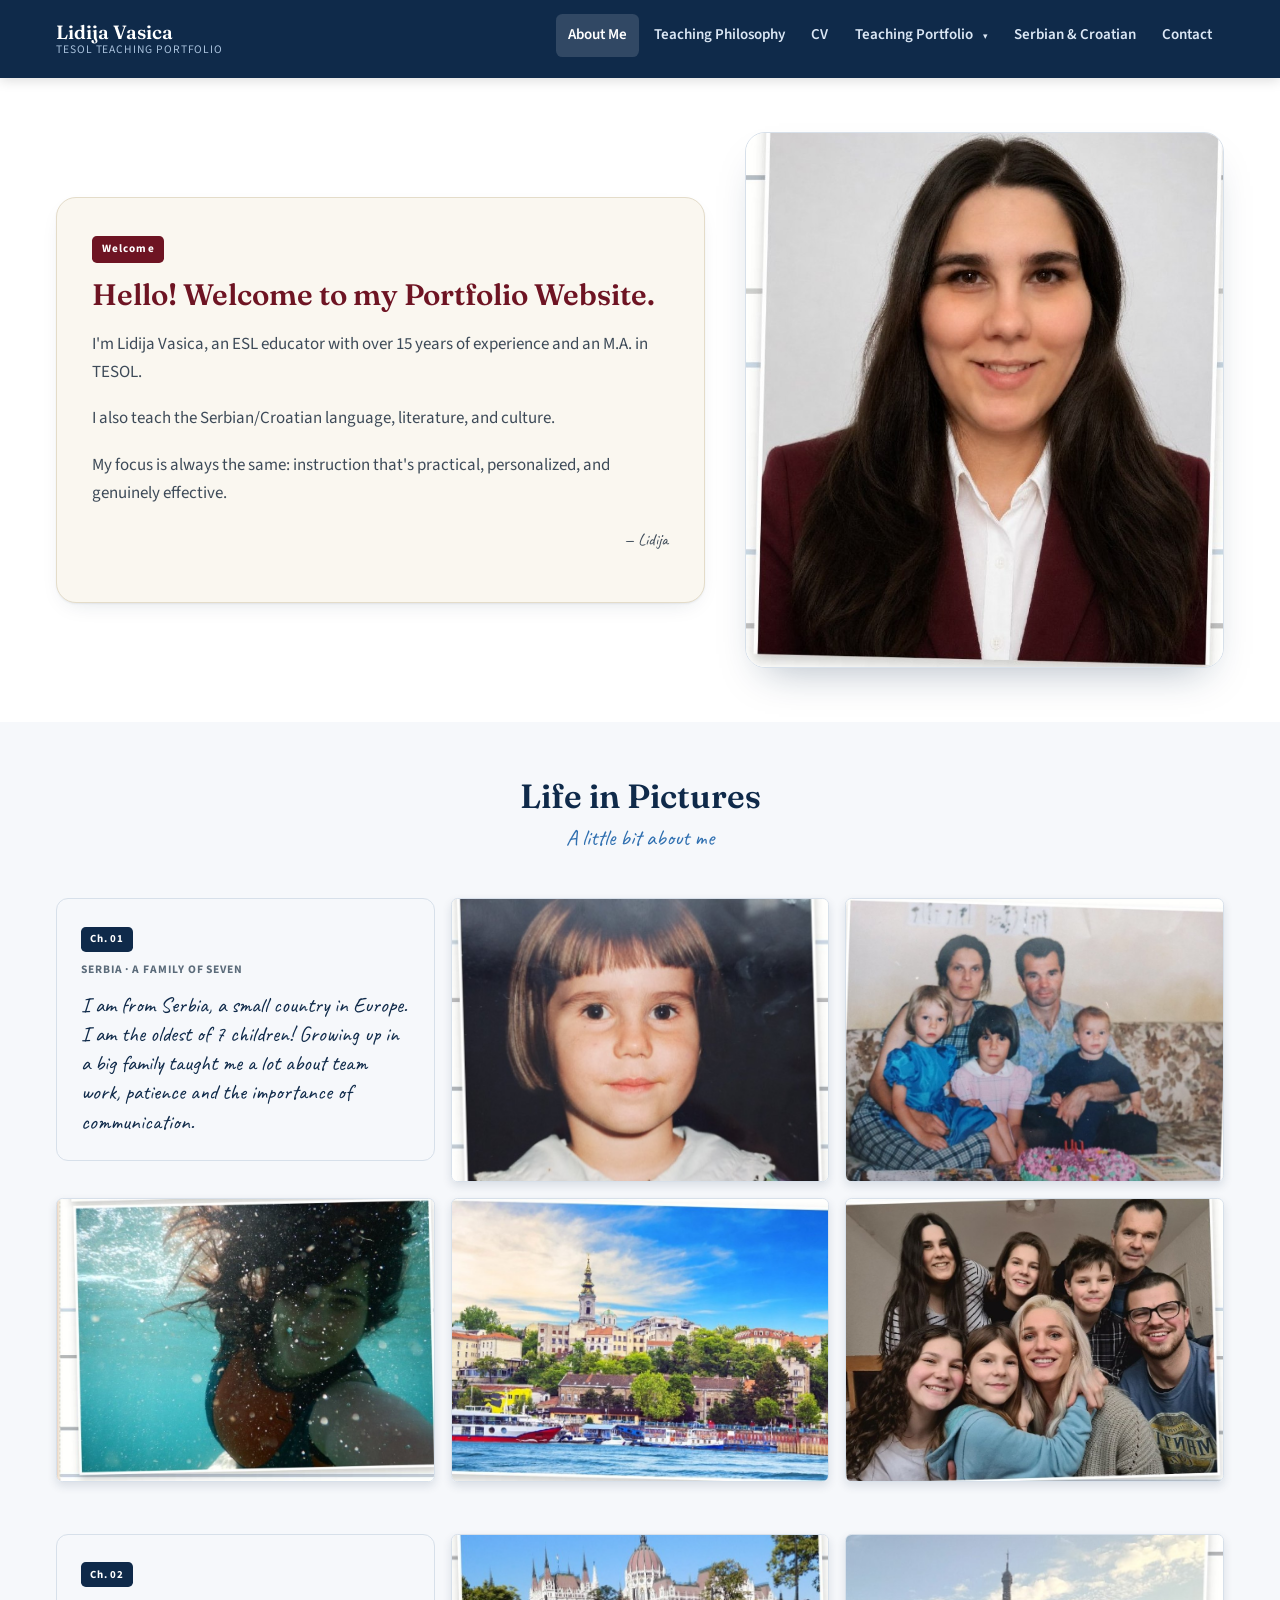
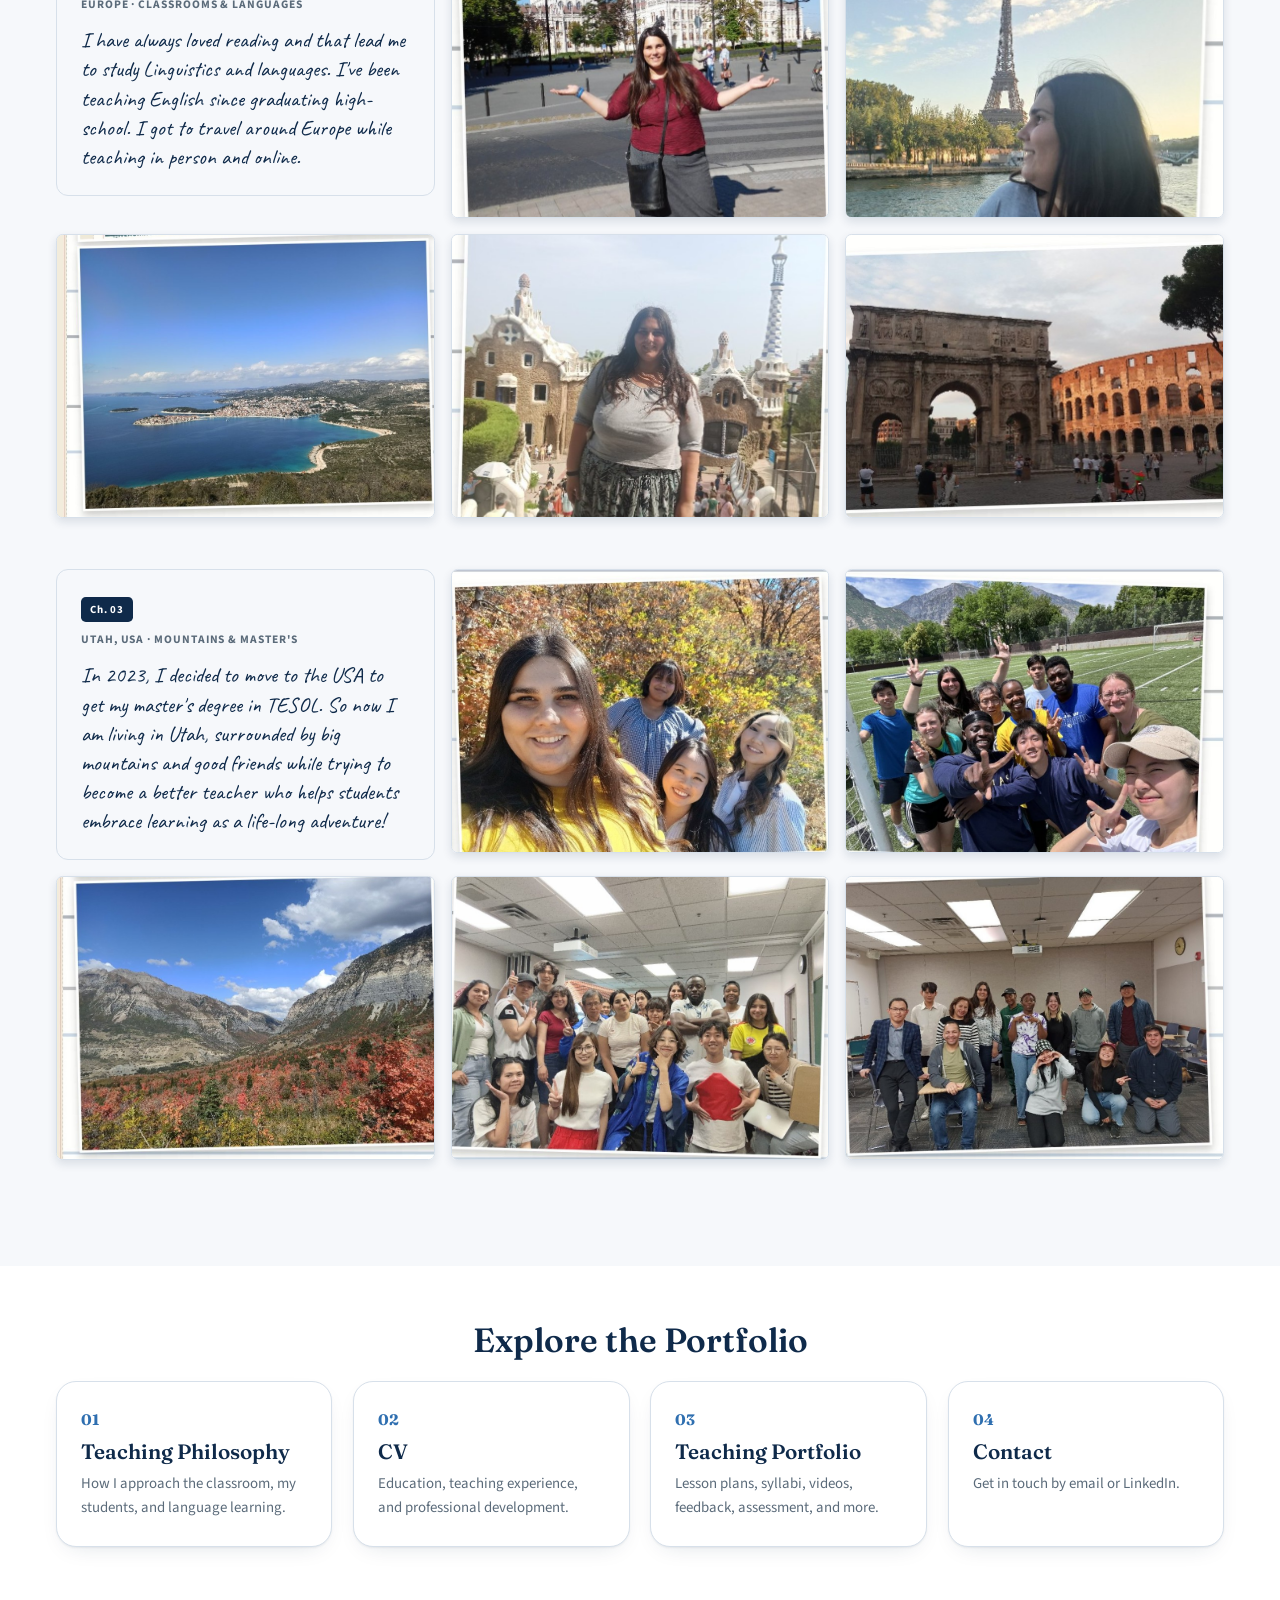
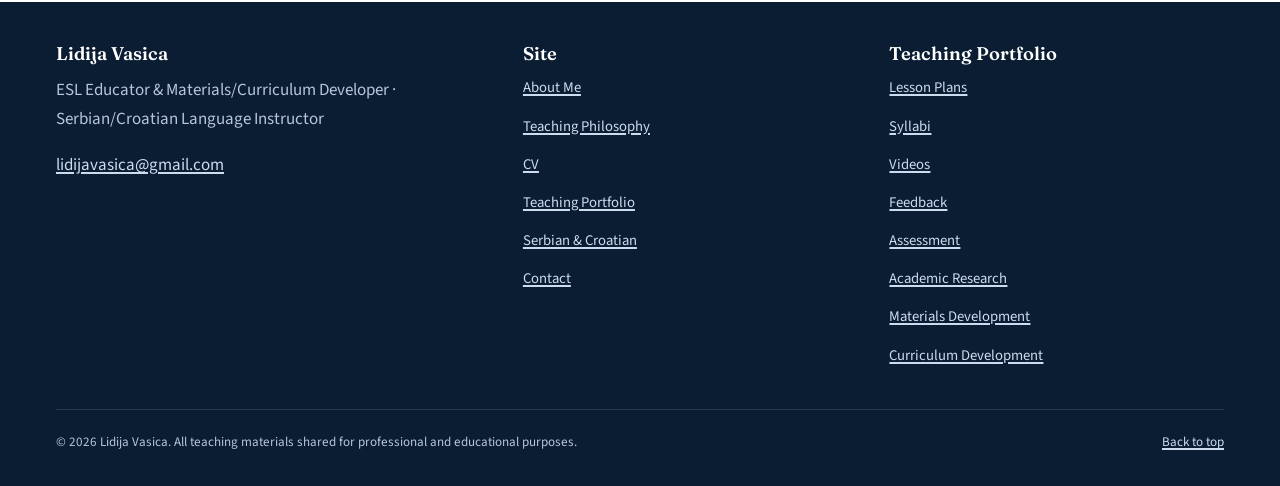
<file: index.html>
<!DOCTYPE html>
<html lang="en">
<head>
<meta charset="UTF-8">
<meta name="viewport" content="width=device-width, initial-scale=1.0">
<title>Lidija Vasica | TESOL Teaching Portfolio</title>
<meta name="description" content="Lidija Vasica is an ESL educator with 15+ years of experience and an M.A. in TESOL, teaching English and Serbian/Croatian language, literature, and culture.">
<link rel="preconnect" href="https://fonts.googleapis.com">
<link rel="preconnect" href="https://fonts.gstatic.com" crossorigin>
<link href="https://fonts.googleapis.com/css2?family=Fraunces:opsz,wght@9..144,500;9..144,600;9..144,700&family=Source+Sans+3:wght@400;600;700&family=Caveat:wght@600;700&display=swap" rel="stylesheet">
<link rel="stylesheet" href="assets/styles.css">
</head>
<body>
<a class="skip-link" href="#main">Skip to main content</a>
<header class="site-header">
  <div class="container nav-bar">
    <a class="brand" href="index.html">Lidija Vasica<small>TESOL Teaching Portfolio</small></a>
    <button type="button" class="nav-toggle" aria-expanded="false" aria-controls="primary-navigation">
      <span class="visually-hidden">Menu</span>&#9776;
    </button>
    <nav class="main-nav" id="primary-navigation" aria-label="Primary" data-mobile-open="false">
      <ul>
        <li><a href="index.html" aria-current="page">About Me</a></li>
<li><a href="teaching-philosophy.html">Teaching Philosophy</a></li>
<li><a href="resume.html">CV</a></li>
<li class="nav-item-dropdown" data-open="false">
  <span class="nav-link-group">
    <a class="nav-link-main" href="teaching-portfolio.html">Teaching Portfolio</a>
    <button type="button" class="nav-caret-btn" aria-haspopup="true" aria-expanded="false" aria-label="Show Teaching Portfolio pages">
      <span class="nav-caret" aria-hidden="true">&#9662;</span>
    </button>
  </span>
  <ul class="dropdown-menu">
    <li><a href="lesson-plans.html">Lesson Plans</a></li>
<li><a href="syllabi.html">Syllabi</a></li>
<li><a href="videos.html">Videos</a></li>
<li><a href="feedback.html">Feedback</a></li>
<li><a href="assessment.html">Assessment</a></li>
<li><a href="academic-research.html">Academic Research</a></li>
<li><a href="materials-development.html">Materials Development</a></li>
<li><a href="curriculum-development.html">Curriculum Development</a></li>
  </ul>
</li>
<li><a href="serbian-croatian.html">Serbian &amp; Croatian</a></li>
<li><a href="contact.html">Contact</a></li>
      </ul>
    </nav>
  </div>
</header>
<main id="main">

<section class="section">
  <div class="container hero-split">
    <div class="welcome-card">
      <span class="welcome-tag">Welcome</span>
      <h1>Hello! Welcome to my Portfolio Website.</h1>
      <p>I'm Lidija Vasica, an ESL educator with over 15 years of experience and an M.A. in TESOL.</p>
      <p>I also teach the Serbian/Croatian language, literature, and culture.</p>
      <p>My focus is always the same: instruction that's practical, personalized, and genuinely effective.</p>
      <p class="welcome-sign">&mdash; Lidija</p>
    </div>
    <div class="portrait-frame">
      <img src="assets/images/about/portrait.jpg" alt="Portrait of Lidija Vasica, ESL and Serbian/Croatian language educator" width="770" height="860">
    </div>
  </div>
</section>

<section class="section section-alt" aria-labelledby="life-in-pictures">
  <div class="container">
    <h2 id="life-in-pictures" class="life-title">Life in Pictures</h2>
    <p class="life-subtitle">A little bit about me</p>

    <article class="chapter" aria-label="Chapter 1: Serbia, a family of seven">
      <div class="chapter-grid">
        <div class="chapter-note">
          <span class="chapter-tag">Ch. 01</span>
          <span class="chapter-location">Serbia &middot; A Family of Seven</span>
          <p>I am from Serbia, a small country in Europe. I am the oldest of 7 children! Growing up in a big family taught me a lot about team work, patience and the importance of communication.</p>
        </div>
        <img src="assets/images/about/ch1-girl.jpg" alt="Lidija as a young girl in Serbia" width="775" height="980">
        <img src="assets/images/about/ch1-family.jpg" alt="Lidija's family together in Serbia" width="955" height="675">
        <img src="assets/images/about/ch1-underwater.jpg" alt="Lidija swimming underwater" width="990" height="715">
        <img src="assets/images/about/ch1-cityscape.jpg" alt="A riverside view of Belgrade, Serbia" width="950" height="630">
        <img src="assets/images/about/ch1-group.jpg" alt="Lidija with her siblings and family as adults" width="920" height="715">
      </div>
    </article>

    <article class="chapter" aria-label="Chapter 2: Europe, classrooms and languages">
      <div class="chapter-grid">
        <div class="chapter-note">
          <span class="chapter-tag">Ch. 02</span>
          <span class="chapter-location">Europe &middot; Classrooms &amp; Languages</span>
          <p>I have always loved reading and that lead me to study Linguistics and languages. I've been teaching English since graduating high-school. I got to travel around Europe while teaching in person and online.</p>
        </div>
        <img src="assets/images/about/ch2-budapest.jpg" alt="Lidija in front of the Hungarian Parliament Building, Budapest" width="760" height="990">
        <img src="assets/images/about/ch2-eiffel.jpg" alt="Lidija by the Seine with the Eiffel Tower in the background, Paris" width="765" height="1000">
        <img src="assets/images/about/ch2-aerial.jpg" alt="Aerial view of a coastal town on the Adriatic" width="985" height="745">
        <img src="assets/images/about/ch2-parkguell.jpg" alt="Lidija at Park G&uuml;ell, Barcelona" width="760" height="1005">
        <img src="assets/images/about/ch2-arch.jpg" alt="The Arch of Constantine and the Colosseum, Rome" width="975" height="565">
      </div>
    </article>

    <!-- 2 classroom group photos included below: consent confirmed, students signed waivers. -->
    <article class="chapter" aria-label="Chapter 3: Utah USA, mountains and a master's degree">
      <div class="chapter-grid">
        <div class="chapter-note">
          <span class="chapter-tag">Ch. 03</span>
          <span class="chapter-location">Utah, USA &middot; Mountains &amp; Master's</span>
          <p>In 2023, I decided to move to the USA to get my master's degree in TESOL. So now I am living in Utah, surrounded by big mountains and good friends while trying to become a better teacher who helps students embrace learning as a life-long adventure!</p>
        </div>
        <img src="assets/images/about/ch3-friends.jpg" alt="Lidija with friends outdoors in autumn foliage" width="950" height="700">
        <img src="assets/images/about/ch3-soccer.jpg" alt="Lidija with friends on a soccer field" width="990" height="700">
        <img src="assets/images/about/ch3-mountain.jpg" alt="A mountain valley in Utah with autumn color" width="990" height="720">
        <img src="assets/images/about/ch3-classroom1.jpg" alt="Lidija with a group of students in the classroom, celebrating with flags and colorful outfits" width="923" height="720">
        <img src="assets/images/about/ch3-classroom2.jpg" alt="Lidija with a larger group of students and colleagues in a classroom" width="948" height="720">
      </div>
    </article>
  </div>
</section>

<section class="section" aria-labelledby="explore-heading">
  <div class="container">
    <h2 id="explore-heading" class="text-center">Explore the Portfolio</h2>
    <div class="hub-grid">
      <a class="hub-tile" href="teaching-philosophy.html">
        <span class="hub-num">01</span>
        <h3>Teaching Philosophy</h3>
        <p>How I approach the classroom, my students, and language learning.</p>
      </a>
      <a class="hub-tile" href="resume.html">
        <span class="hub-num">02</span>
        <h3>CV</h3>
        <p>Education, teaching experience, and professional development.</p>
      </a>
      <a class="hub-tile" href="teaching-portfolio.html">
        <span class="hub-num">03</span>
        <h3>Teaching Portfolio</h3>
        <p>Lesson plans, syllabi, videos, feedback, assessment, and more.</p>
      </a>
      <a class="hub-tile" href="contact.html">
        <span class="hub-num">04</span>
        <h3>Contact</h3>
        <p>Get in touch by email or LinkedIn.</p>
      </a>
    </div>
  </div>
</section>
</main>
<footer class="site-footer">
  <div class="container">
    <div class="footer-grid">
      <div>
        <h2>Lidija Vasica</h2>
        <p>ESL Educator &amp; Materials/Curriculum Developer &middot; Serbian/Croatian Language Instructor</p>
        <p><a href="mailto:lidijavasica@gmail.com">lidijavasica@gmail.com</a></p>
      </div>
      <div>
        <h2>Site</h2>
        <ul class="footer-nav-list">
          <li><a href="index.html">About Me</a></li>
<li><a href="teaching-philosophy.html">Teaching Philosophy</a></li>
<li><a href="resume.html">CV</a></li>
<li><a href="teaching-portfolio.html">Teaching Portfolio</a></li>
<li><a href="serbian-croatian.html">Serbian &amp; Croatian</a></li>
<li><a href="contact.html">Contact</a></li>
        </ul>
      </div>
      <div>
        <h2>Teaching Portfolio</h2>
        <ul class="footer-nav-list">
          <li><a href="lesson-plans.html">Lesson Plans</a></li>
<li><a href="syllabi.html">Syllabi</a></li>
<li><a href="videos.html">Videos</a></li>
<li><a href="feedback.html">Feedback</a></li>
<li><a href="assessment.html">Assessment</a></li>
<li><a href="academic-research.html">Academic Research</a></li>
<li><a href="materials-development.html">Materials Development</a></li>
<li><a href="curriculum-development.html">Curriculum Development</a></li>
        </ul>
      </div>
    </div>
    <div class="footer-bottom">
      <span>&copy; <span id="year">2026</span> Lidija Vasica. All teaching materials shared for professional and educational purposes.</span>
      <a href="#main">Back to top</a>
    </div>
  </div>
</footer>
<script src="assets/script.js"></script>
</body>
</html>
</file>
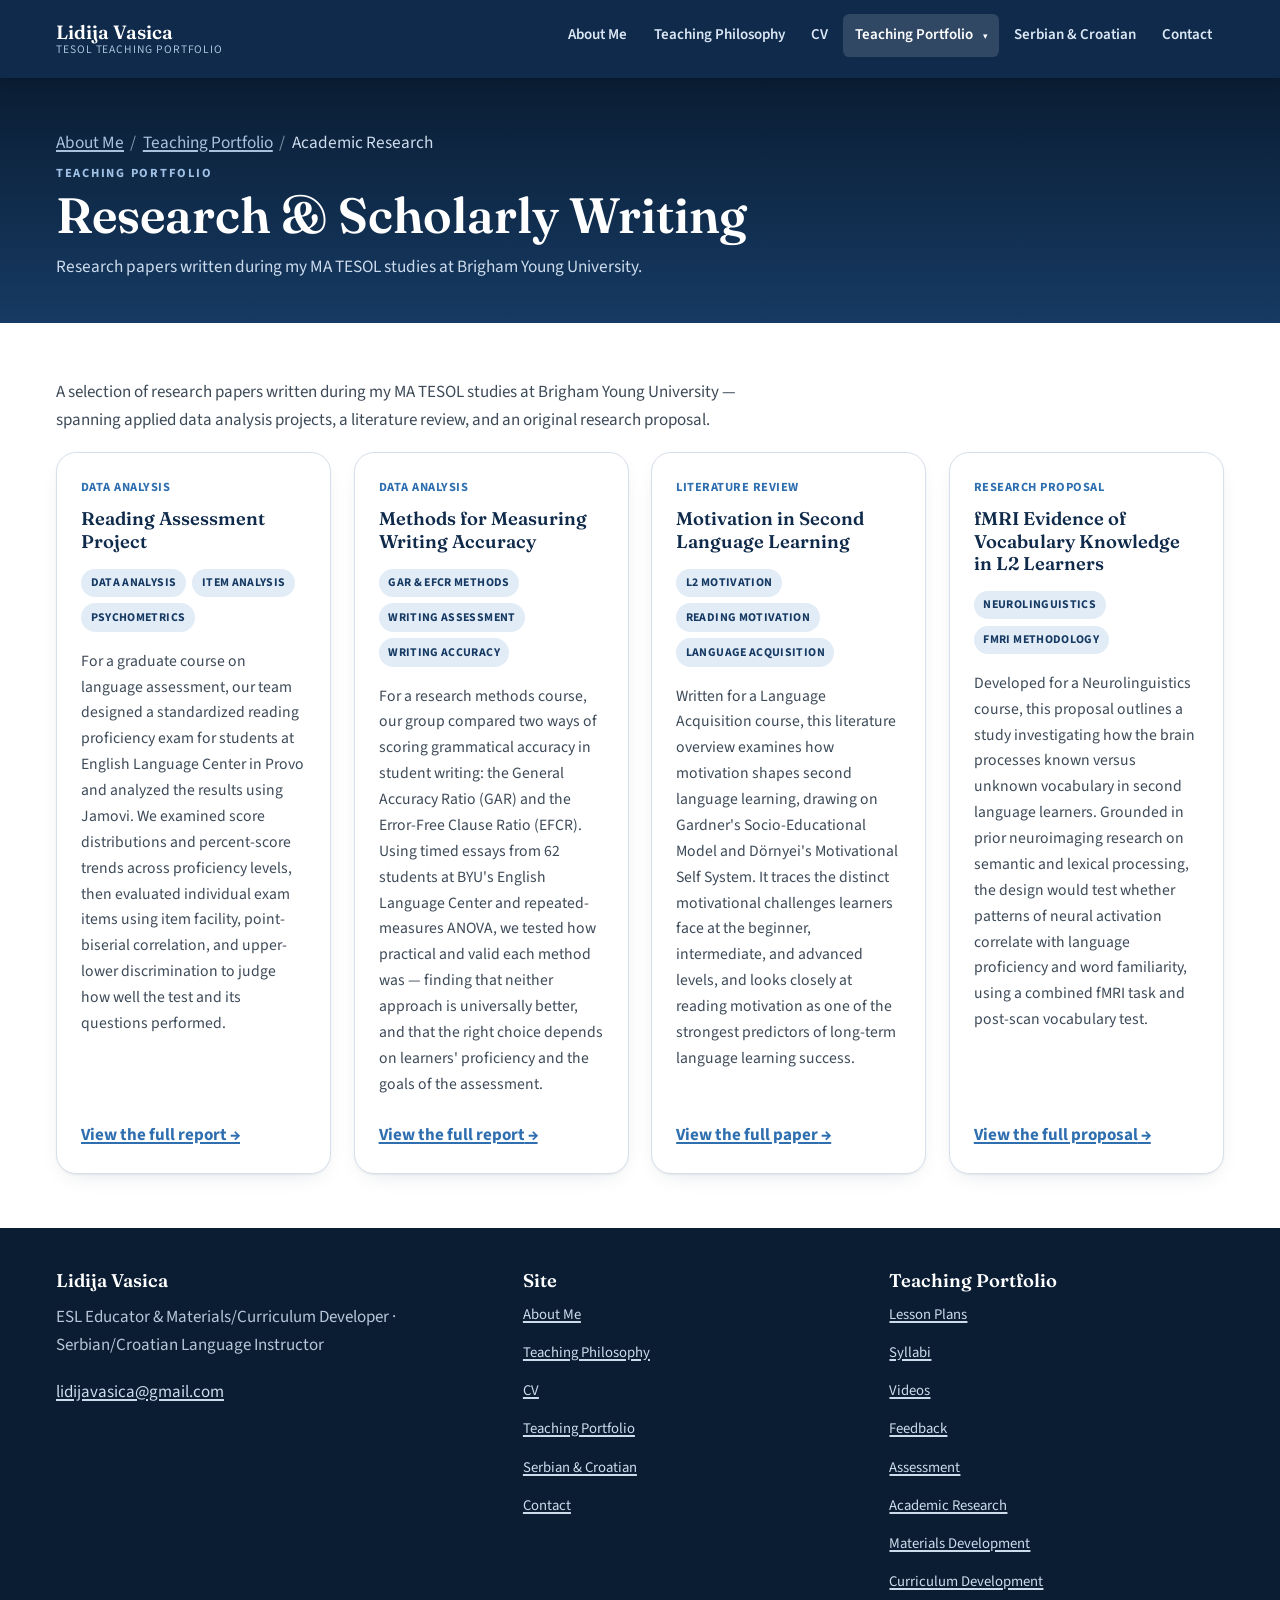
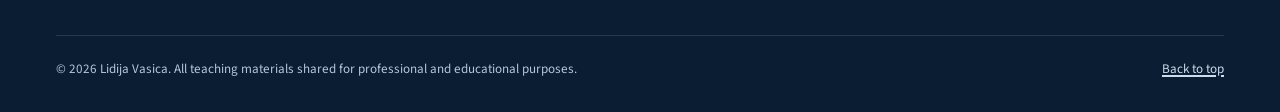
<file: academic-research.html>
<!DOCTYPE html>
<html lang="en">
<head>
<meta charset="UTF-8">
<meta name="viewport" content="width=device-width, initial-scale=1.0">
<title>Research &amp; Scholarly Writing | Lidija Vasica</title>
<meta name="description" content="Academic research by Lidija Vasica from her MA TESOL studies at Brigham Young University: data analysis, a literature review, and a research proposal.">
<link rel="preconnect" href="https://fonts.googleapis.com">
<link rel="preconnect" href="https://fonts.gstatic.com" crossorigin>
<link href="https://fonts.googleapis.com/css2?family=Fraunces:opsz,wght@9..144,500;9..144,600;9..144,700&family=Source+Sans+3:wght@400;600;700&family=Caveat:wght@600;700&display=swap" rel="stylesheet">
<link rel="stylesheet" href="assets/styles.css">
</head>
<body>
<a class="skip-link" href="#main">Skip to main content</a>
<header class="site-header">
  <div class="container nav-bar">
    <a class="brand" href="index.html">Lidija Vasica<small>TESOL Teaching Portfolio</small></a>
    <button type="button" class="nav-toggle" aria-expanded="false" aria-controls="primary-navigation">
      <span class="visually-hidden">Menu</span>&#9776;
    </button>
    <nav class="main-nav" id="primary-navigation" aria-label="Primary" data-mobile-open="false">
      <ul>
        <li><a href="index.html">About Me</a></li>
<li><a href="teaching-philosophy.html">Teaching Philosophy</a></li>
<li><a href="resume.html">CV</a></li>
<li class="nav-item-dropdown" data-open="false">
  <span class="nav-link-group active-section">
    <a class="nav-link-main" href="teaching-portfolio.html">Teaching Portfolio</a>
    <button type="button" class="nav-caret-btn" aria-haspopup="true" aria-expanded="false" aria-label="Show Teaching Portfolio pages">
      <span class="nav-caret" aria-hidden="true">&#9662;</span>
    </button>
  </span>
  <ul class="dropdown-menu">
    <li><a href="lesson-plans.html">Lesson Plans</a></li>
<li><a href="syllabi.html">Syllabi</a></li>
<li><a href="videos.html">Videos</a></li>
<li><a href="feedback.html">Feedback</a></li>
<li><a href="assessment.html">Assessment</a></li>
<li><a href="academic-research.html" aria-current="page">Academic Research</a></li>
<li><a href="materials-development.html">Materials Development</a></li>
<li><a href="curriculum-development.html">Curriculum Development</a></li>
  </ul>
</li>
<li><a href="serbian-croatian.html">Serbian &amp; Croatian</a></li>
<li><a href="contact.html">Contact</a></li>
      </ul>
    </nav>
  </div>
</header>
<main id="main">
<div class="page-header">
  <div class="container">
    <p class="breadcrumb"><a href="index.html">About Me</a><span class="sep">/</span><a href="teaching-portfolio.html">Teaching Portfolio</a><span class="sep">/</span>Academic Research</p>
    <span class="eyebrow">Teaching Portfolio</span>
    <h1>Research &amp; Scholarly Writing</h1>
    <p>Research papers written during my MA TESOL studies at Brigham Young University.</p>
  </div>
</div>
<section class="section">
  <div class="container">
    <p class="prose">A selection of research papers written during my MA TESOL studies at Brigham Young University &mdash; spanning applied data analysis projects, a literature review, and an original research proposal.</p>
    <div class="card-grid">
      <article class="card">
        <span class="meta">Data Analysis</span>
        <h3>Reading Assessment Project</h3>
        <ul class="tag-list"><li>Data Analysis</li><li>Item Analysis</li><li>Psychometrics</li></ul>
        <p>For a graduate course on language assessment, our team designed a standardized reading proficiency exam for students at English Language Center in Provo and analyzed the results using Jamovi. We examined score distributions and percent-score trends across proficiency levels, then evaluated individual exam items using item facility, point-biserial correlation, and upper-lower discrimination to judge how well the test and its questions performed.</p>
        <div class="card-footer">
          <a class="link-arrow" href="https://drive.google.com/file/d/1tqtFsQw3NEp2SqTlr0q8V2deBUd4ghTN/view" target="_blank" rel="noopener">View the full report</a>
        </div>
      </article>
      <article class="card">
        <span class="meta">Data Analysis</span>
        <h3>Methods for Measuring Writing Accuracy</h3>
        <ul class="tag-list"><li>GAR &amp; EFCR Methods</li><li>Writing Assessment</li><li>Writing Accuracy</li></ul>
        <p>For a research methods course, our group compared two ways of scoring grammatical accuracy in student writing: the General Accuracy Ratio (GAR) and the Error-Free Clause Ratio (EFCR). Using timed essays from 62 students at BYU's English Language Center and repeated-measures ANOVA, we tested how practical and valid each method was &mdash; finding that neither approach is universally better, and that the right choice depends on learners' proficiency and the goals of the assessment.</p>
        <div class="card-footer">
          <a class="link-arrow" href="https://drive.google.com/file/d/1s1xS7Dzo1TGCeFbu-FJrVgrUbP3lVR-t/view" target="_blank" rel="noopener">View the full report</a>
        </div>
      </article>
      <article class="card">
        <span class="meta">Literature Review</span>
        <h3>Motivation in Second Language Learning</h3>
        <ul class="tag-list"><li>L2 Motivation</li><li>Reading Motivation</li><li>Language Acquisition</li></ul>
        <p>Written for a Language Acquisition course, this literature overview examines how motivation shapes second language learning, drawing on Gardner's Socio-Educational Model and Dörnyei's Motivational Self System. It traces the distinct motivational challenges learners face at the beginner, intermediate, and advanced levels, and looks closely at reading motivation as one of the strongest predictors of long-term language learning success.</p>
        <div class="card-footer">
          <a class="link-arrow" href="https://docs.google.com/document/d/1eCu0O4L3Pr0JR4ftid0xUSKdNUCroTTp/edit" target="_blank" rel="noopener">View the full paper</a>
        </div>
      </article>
      <article class="card">
        <span class="meta">Research Proposal</span>
        <h3>fMRI Evidence of Vocabulary Knowledge in L2 Learners</h3>
        <ul class="tag-list"><li>Neurolinguistics</li><li>fMRI Methodology</li></ul>
        <p>Developed for a Neurolinguistics course, this proposal outlines a study investigating how the brain processes known versus unknown vocabulary in second language learners. Grounded in prior neuroimaging research on semantic and lexical processing, the design would test whether patterns of neural activation correlate with language proficiency and word familiarity, using a combined fMRI task and post-scan vocabulary test.</p>
        <div class="card-footer">
          <a class="link-arrow" href="https://docs.google.com/document/d/1s3RLHMBiyNV1qOvGzmntxVmwfn0bTL_1/edit" target="_blank" rel="noopener">View the full proposal</a>
        </div>
      </article>
    </div>
  </div>
</section>
</main>
<footer class="site-footer">
  <div class="container">
    <div class="footer-grid">
      <div>
        <h2>Lidija Vasica</h2>
        <p>ESL Educator &amp; Materials/Curriculum Developer &middot; Serbian/Croatian Language Instructor</p>
        <p><a href="mailto:lidijavasica@gmail.com">lidijavasica@gmail.com</a></p>
      </div>
      <div>
        <h2>Site</h2>
        <ul class="footer-nav-list">
          <li><a href="index.html">About Me</a></li>
<li><a href="teaching-philosophy.html">Teaching Philosophy</a></li>
<li><a href="resume.html">CV</a></li>
<li><a href="teaching-portfolio.html">Teaching Portfolio</a></li>
<li><a href="serbian-croatian.html">Serbian &amp; Croatian</a></li>
<li><a href="contact.html">Contact</a></li>
        </ul>
      </div>
      <div>
        <h2>Teaching Portfolio</h2>
        <ul class="footer-nav-list">
          <li><a href="lesson-plans.html">Lesson Plans</a></li>
<li><a href="syllabi.html">Syllabi</a></li>
<li><a href="videos.html">Videos</a></li>
<li><a href="feedback.html">Feedback</a></li>
<li><a href="assessment.html">Assessment</a></li>
<li><a href="academic-research.html">Academic Research</a></li>
<li><a href="materials-development.html">Materials Development</a></li>
<li><a href="curriculum-development.html">Curriculum Development</a></li>
        </ul>
      </div>
    </div>
    <div class="footer-bottom">
      <span>&copy; <span id="year">2026</span> Lidija Vasica. All teaching materials shared for professional and educational purposes.</span>
      <a href="#main">Back to top</a>
    </div>
  </div>
</footer>
<script src="assets/script.js"></script>
</body>
</html>
</file>
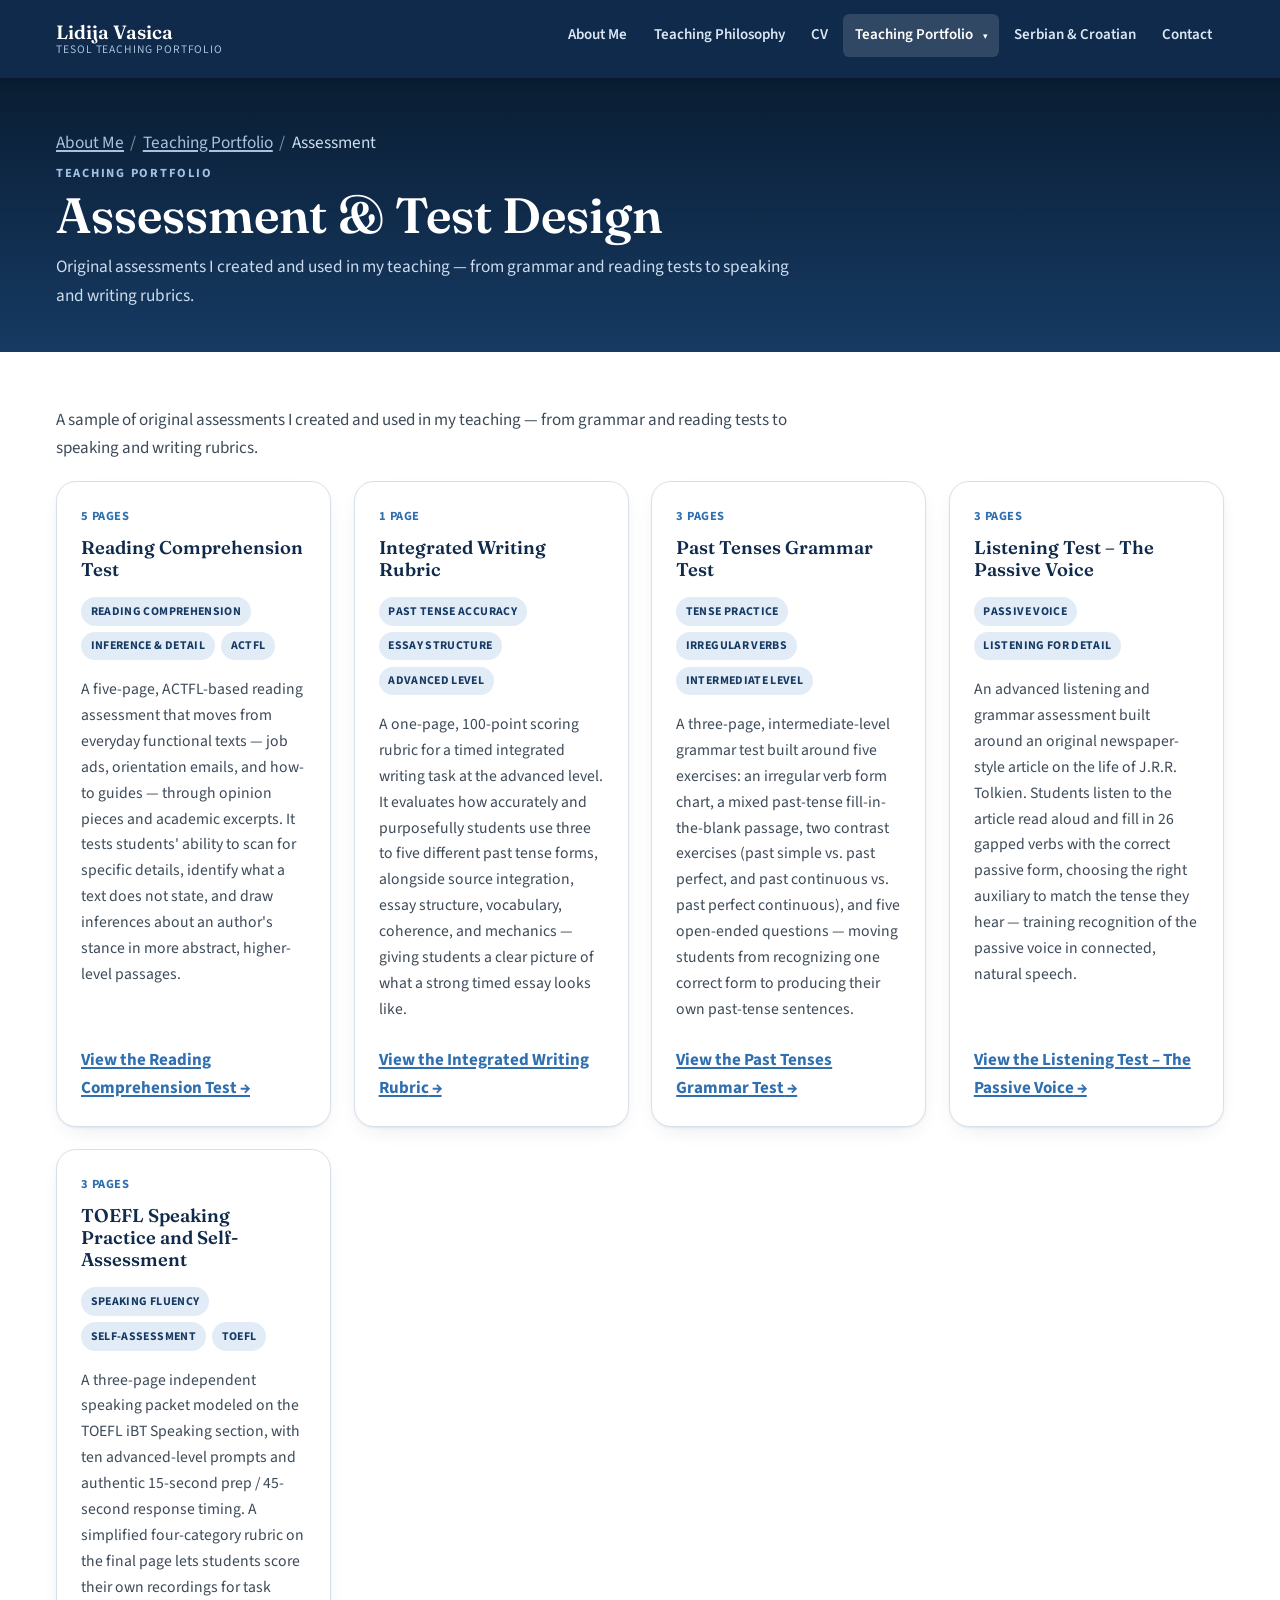
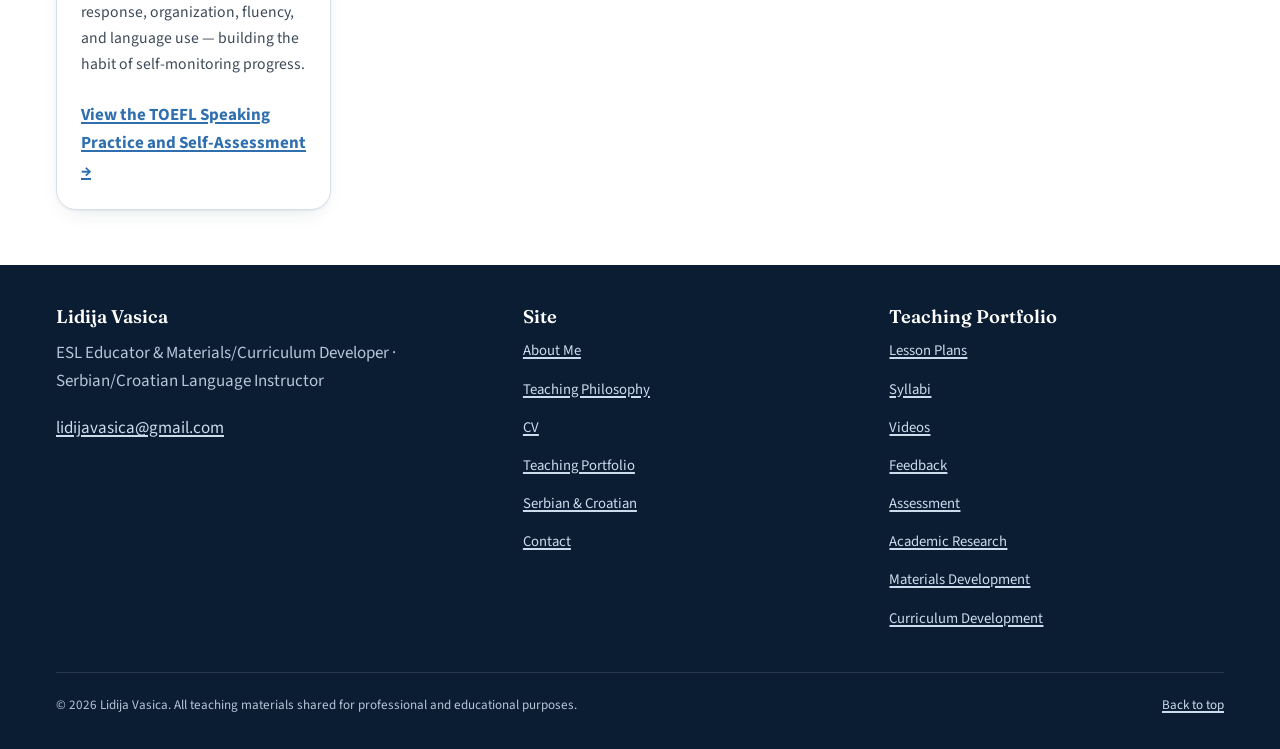
<file: assessment.html>
<!DOCTYPE html>
<html lang="en">
<head>
<meta charset="UTF-8">
<meta name="viewport" content="width=device-width, initial-scale=1.0">
<title>Assessment &amp; Test Design | Lidija Vasica</title>
<meta name="description" content="Original ESL assessments and rubrics designed by Lidija Vasica: reading comprehension, writing, grammar, listening, and TOEFL speaking practice.">
<link rel="preconnect" href="https://fonts.googleapis.com">
<link rel="preconnect" href="https://fonts.gstatic.com" crossorigin>
<link href="https://fonts.googleapis.com/css2?family=Fraunces:opsz,wght@9..144,500;9..144,600;9..144,700&family=Source+Sans+3:wght@400;600;700&family=Caveat:wght@600;700&display=swap" rel="stylesheet">
<link rel="stylesheet" href="assets/styles.css">
</head>
<body>
<a class="skip-link" href="#main">Skip to main content</a>
<header class="site-header">
  <div class="container nav-bar">
    <a class="brand" href="index.html">Lidija Vasica<small>TESOL Teaching Portfolio</small></a>
    <button type="button" class="nav-toggle" aria-expanded="false" aria-controls="primary-navigation">
      <span class="visually-hidden">Menu</span>&#9776;
    </button>
    <nav class="main-nav" id="primary-navigation" aria-label="Primary" data-mobile-open="false">
      <ul>
        <li><a href="index.html">About Me</a></li>
<li><a href="teaching-philosophy.html">Teaching Philosophy</a></li>
<li><a href="resume.html">CV</a></li>
<li class="nav-item-dropdown" data-open="false">
  <span class="nav-link-group active-section">
    <a class="nav-link-main" href="teaching-portfolio.html">Teaching Portfolio</a>
    <button type="button" class="nav-caret-btn" aria-haspopup="true" aria-expanded="false" aria-label="Show Teaching Portfolio pages">
      <span class="nav-caret" aria-hidden="true">&#9662;</span>
    </button>
  </span>
  <ul class="dropdown-menu">
    <li><a href="lesson-plans.html">Lesson Plans</a></li>
<li><a href="syllabi.html">Syllabi</a></li>
<li><a href="videos.html">Videos</a></li>
<li><a href="feedback.html">Feedback</a></li>
<li><a href="assessment.html" aria-current="page">Assessment</a></li>
<li><a href="academic-research.html">Academic Research</a></li>
<li><a href="materials-development.html">Materials Development</a></li>
<li><a href="curriculum-development.html">Curriculum Development</a></li>
  </ul>
</li>
<li><a href="serbian-croatian.html">Serbian &amp; Croatian</a></li>
<li><a href="contact.html">Contact</a></li>
      </ul>
    </nav>
  </div>
</header>
<main id="main">
<div class="page-header">
  <div class="container">
    <p class="breadcrumb"><a href="index.html">About Me</a><span class="sep">/</span><a href="teaching-portfolio.html">Teaching Portfolio</a><span class="sep">/</span>Assessment</p>
    <span class="eyebrow">Teaching Portfolio</span>
    <h1>Assessment &amp; Test Design</h1>
    <p>Original assessments I created and used in my teaching &mdash; from grammar and reading tests to speaking and writing rubrics.</p>
  </div>
</div>
<section class="section">
  <div class="container">
    <p class="prose">A sample of original assessments I created and used in my teaching &mdash; from grammar and reading tests to speaking and writing rubrics.</p>
    <div class="card-grid">
      <article class="card">
        <span class="meta">5 Pages</span>
        <h3>Reading Comprehension Test</h3>
        <ul class="tag-list"><li>Reading Comprehension</li><li>Inference &amp; Detail</li><li>ACTFL</li></ul>
        <p>A five-page, ACTFL-based reading assessment that moves from everyday functional texts &mdash; job ads, orientation emails, and how-to guides &mdash; through opinion pieces and academic excerpts. It tests students' ability to scan for specific details, identify what a text does not state, and draw inferences about an author's stance in more abstract, higher-level passages.</p>
        <div class="card-footer">
          <a class="link-arrow" href="https://docs.google.com/document/d/1tZO-JiZ6PqNhq1J_LdkV4f5ANU4izqIo/edit" target="_blank" rel="noopener">View the Reading Comprehension Test</a>
        </div>
      </article>
      <article class="card">
        <span class="meta">1 Page</span>
        <h3>Integrated Writing Rubric</h3>
        <ul class="tag-list"><li>Past Tense Accuracy</li><li>Essay Structure</li><li>Advanced Level</li></ul>
        <p>A one-page, 100-point scoring rubric for a timed integrated writing task at the advanced level. It evaluates how accurately and purposefully students use three to five different past tense forms, alongside source integration, essay structure, vocabulary, coherence, and mechanics &mdash; giving students a clear picture of what a strong timed essay looks like.</p>
        <div class="card-footer">
          <a class="link-arrow" href="https://docs.google.com/document/d/14_KBEuLFwYWQop4X9Z6jkRvWg5rv_MKZ/edit" target="_blank" rel="noopener">View the Integrated Writing Rubric</a>
        </div>
      </article>
      <article class="card">
        <span class="meta">3 Pages</span>
        <h3>Past Tenses Grammar Test</h3>
        <ul class="tag-list"><li>Tense Practice</li><li>Irregular Verbs</li><li>Intermediate Level</li></ul>
        <p>A three-page, intermediate-level grammar test built around five exercises: an irregular verb form chart, a mixed past-tense fill-in-the-blank passage, two contrast exercises (past simple vs. past perfect, and past continuous vs. past perfect continuous), and five open-ended questions &mdash; moving students from recognizing one correct form to producing their own past-tense sentences.</p>
        <div class="card-footer">
          <a class="link-arrow" href="https://docs.google.com/document/d/1Nk-r_abLhZ8E6JOTmugM6gxRLdmc-W6f/edit" target="_blank" rel="noopener">View the Past Tenses Grammar Test</a>
        </div>
      </article>
      <article class="card">
        <span class="meta">3 Pages</span>
        <h3>Listening Test &ndash; The Passive Voice</h3>
        <ul class="tag-list"><li>Passive Voice</li><li>Listening for Detail</li></ul>
        <p>An advanced listening and grammar assessment built around an original newspaper-style article on the life of J.R.R. Tolkien. Students listen to the article read aloud and fill in 26 gapped verbs with the correct passive form, choosing the right auxiliary to match the tense they hear &mdash; training recognition of the passive voice in connected, natural speech.</p>
        <div class="card-footer">
          <a class="link-arrow" href="https://drive.google.com/file/d/1WypABQuv5sLUj7WXX0K7eVj3c5JFT794/view" target="_blank" rel="noopener">View the Listening Test &ndash; The Passive Voice</a>
        </div>
      </article>
      <article class="card">
        <span class="meta">3 Pages</span>
        <h3>TOEFL Speaking Practice and Self-Assessment</h3>
        <ul class="tag-list"><li>Speaking Fluency</li><li>Self-Assessment</li><li>TOEFL</li></ul>
        <p>A three-page independent speaking packet modeled on the TOEFL iBT Speaking section, with ten advanced-level prompts and authentic 15-second prep / 45-second response timing. A simplified four-category rubric on the final page lets students score their own recordings for task response, organization, fluency, and language use &mdash; building the habit of self-monitoring progress.</p>
        <div class="card-footer">
          <a class="link-arrow" href="https://docs.google.com/document/d/1hGH1ytoH9fUhXumQghZ7Zfxl-2txykXV/edit" target="_blank" rel="noopener">View the TOEFL Speaking Practice and Self-Assessment</a>
        </div>
      </article>
    </div>
  </div>
</section>
</main>
<footer class="site-footer">
  <div class="container">
    <div class="footer-grid">
      <div>
        <h2>Lidija Vasica</h2>
        <p>ESL Educator &amp; Materials/Curriculum Developer &middot; Serbian/Croatian Language Instructor</p>
        <p><a href="mailto:lidijavasica@gmail.com">lidijavasica@gmail.com</a></p>
      </div>
      <div>
        <h2>Site</h2>
        <ul class="footer-nav-list">
          <li><a href="index.html">About Me</a></li>
<li><a href="teaching-philosophy.html">Teaching Philosophy</a></li>
<li><a href="resume.html">CV</a></li>
<li><a href="teaching-portfolio.html">Teaching Portfolio</a></li>
<li><a href="serbian-croatian.html">Serbian &amp; Croatian</a></li>
<li><a href="contact.html">Contact</a></li>
        </ul>
      </div>
      <div>
        <h2>Teaching Portfolio</h2>
        <ul class="footer-nav-list">
          <li><a href="lesson-plans.html">Lesson Plans</a></li>
<li><a href="syllabi.html">Syllabi</a></li>
<li><a href="videos.html">Videos</a></li>
<li><a href="feedback.html">Feedback</a></li>
<li><a href="assessment.html">Assessment</a></li>
<li><a href="academic-research.html">Academic Research</a></li>
<li><a href="materials-development.html">Materials Development</a></li>
<li><a href="curriculum-development.html">Curriculum Development</a></li>
        </ul>
      </div>
    </div>
    <div class="footer-bottom">
      <span>&copy; <span id="year">2026</span> Lidija Vasica. All teaching materials shared for professional and educational purposes.</span>
      <a href="#main">Back to top</a>
    </div>
  </div>
</footer>
<script src="assets/script.js"></script>
</body>
</html>
</file>
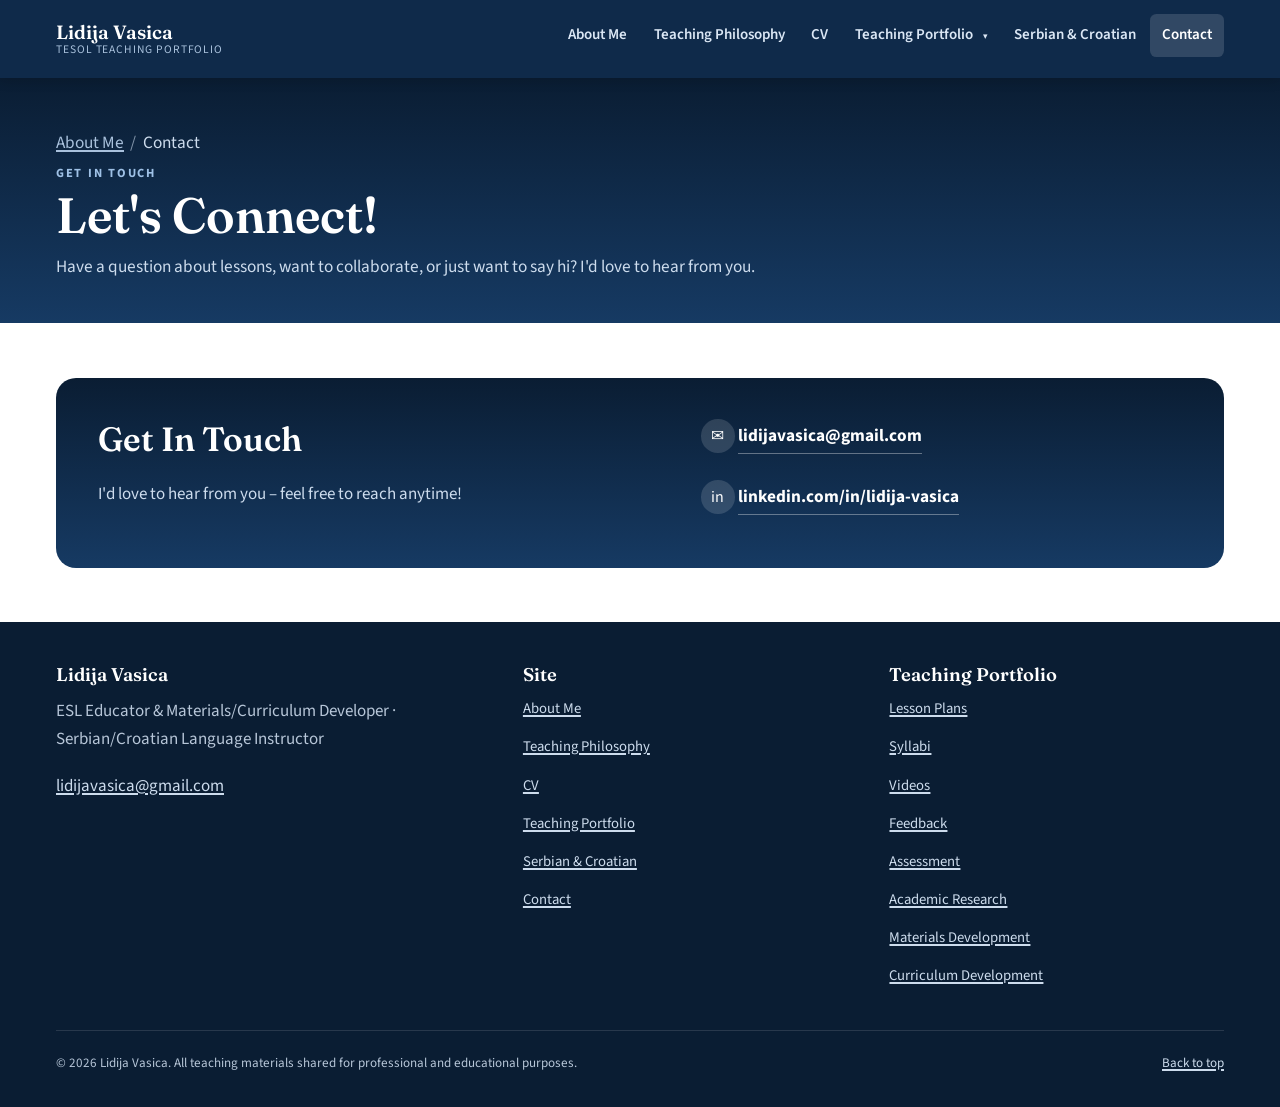
<file: contact.html>
<!DOCTYPE html>
<html lang="en">
<head>
<meta charset="UTF-8">
<meta name="viewport" content="width=device-width, initial-scale=1.0">
<title>Contact | Lidija Vasica</title>
<meta name="description" content="Contact Lidija Vasica, TESOL-trained ESL and Serbian/Croatian language educator, by email or LinkedIn.">
<link rel="preconnect" href="https://fonts.googleapis.com">
<link rel="preconnect" href="https://fonts.gstatic.com" crossorigin>
<link href="https://fonts.googleapis.com/css2?family=Fraunces:opsz,wght@9..144,500;9..144,600;9..144,700&family=Source+Sans+3:wght@400;600;700&family=Caveat:wght@600;700&display=swap" rel="stylesheet">
<link rel="stylesheet" href="assets/styles.css">
</head>
<body>
<a class="skip-link" href="#main">Skip to main content</a>
<header class="site-header">
  <div class="container nav-bar">
    <a class="brand" href="index.html">Lidija Vasica<small>TESOL Teaching Portfolio</small></a>
    <button type="button" class="nav-toggle" aria-expanded="false" aria-controls="primary-navigation">
      <span class="visually-hidden">Menu</span>&#9776;
    </button>
    <nav class="main-nav" id="primary-navigation" aria-label="Primary" data-mobile-open="false">
      <ul>
        <li><a href="index.html">About Me</a></li>
<li><a href="teaching-philosophy.html">Teaching Philosophy</a></li>
<li><a href="resume.html">CV</a></li>
<li class="nav-item-dropdown" data-open="false">
  <span class="nav-link-group">
    <a class="nav-link-main" href="teaching-portfolio.html">Teaching Portfolio</a>
    <button type="button" class="nav-caret-btn" aria-haspopup="true" aria-expanded="false" aria-label="Show Teaching Portfolio pages">
      <span class="nav-caret" aria-hidden="true">&#9662;</span>
    </button>
  </span>
  <ul class="dropdown-menu">
    <li><a href="lesson-plans.html">Lesson Plans</a></li>
<li><a href="syllabi.html">Syllabi</a></li>
<li><a href="videos.html">Videos</a></li>
<li><a href="feedback.html">Feedback</a></li>
<li><a href="assessment.html">Assessment</a></li>
<li><a href="academic-research.html">Academic Research</a></li>
<li><a href="materials-development.html">Materials Development</a></li>
<li><a href="curriculum-development.html">Curriculum Development</a></li>
  </ul>
</li>
<li><a href="serbian-croatian.html">Serbian &amp; Croatian</a></li>
<li><a href="contact.html" aria-current="page">Contact</a></li>
      </ul>
    </nav>
  </div>
</header>
<main id="main">
<div class="page-header">
  <div class="container">
    <p class="breadcrumb"><a href="index.html">About Me</a><span class="sep">/</span>Contact</p>
    <span class="eyebrow">Get In Touch</span>
    <h1>Let's Connect!</h1>
    <p>Have a question about lessons, want to collaborate, or just want to say hi? I'd love to hear from you.</p>
  </div>
</div>
<section class="section">
  <div class="container">
    <div class="contact-panel">
      <div>
        <h2>Get In Touch</h2>
        <p>I'd love to hear from you &ndash; feel free to reach anytime!</p>
      </div>
      <ul class="contact-list">
        <li>
          <span class="contact-icon" aria-hidden="true">&#9993;</span>
          <a href="mailto:lidijavasica@gmail.com">lidijavasica@gmail.com</a>
        </li>
        <li>
          <span class="contact-icon" aria-hidden="true">in</span>
          <a href="http://www.linkedin.com/in/lidija-vasica" target="_blank" rel="noopener">linkedin.com/in/lidija-vasica</a>
        </li>
      </ul>
    </div>
  </div>
</section>
</main>
<footer class="site-footer">
  <div class="container">
    <div class="footer-grid">
      <div>
        <h2>Lidija Vasica</h2>
        <p>ESL Educator &amp; Materials/Curriculum Developer &middot; Serbian/Croatian Language Instructor</p>
        <p><a href="mailto:lidijavasica@gmail.com">lidijavasica@gmail.com</a></p>
      </div>
      <div>
        <h2>Site</h2>
        <ul class="footer-nav-list">
          <li><a href="index.html">About Me</a></li>
<li><a href="teaching-philosophy.html">Teaching Philosophy</a></li>
<li><a href="resume.html">CV</a></li>
<li><a href="teaching-portfolio.html">Teaching Portfolio</a></li>
<li><a href="serbian-croatian.html">Serbian &amp; Croatian</a></li>
<li><a href="contact.html">Contact</a></li>
        </ul>
      </div>
      <div>
        <h2>Teaching Portfolio</h2>
        <ul class="footer-nav-list">
          <li><a href="lesson-plans.html">Lesson Plans</a></li>
<li><a href="syllabi.html">Syllabi</a></li>
<li><a href="videos.html">Videos</a></li>
<li><a href="feedback.html">Feedback</a></li>
<li><a href="assessment.html">Assessment</a></li>
<li><a href="academic-research.html">Academic Research</a></li>
<li><a href="materials-development.html">Materials Development</a></li>
<li><a href="curriculum-development.html">Curriculum Development</a></li>
        </ul>
      </div>
    </div>
    <div class="footer-bottom">
      <span>&copy; <span id="year">2026</span> Lidija Vasica. All teaching materials shared for professional and educational purposes.</span>
      <a href="#main">Back to top</a>
    </div>
  </div>
</footer>
<script src="assets/script.js"></script>
</body>
</html>
</file>
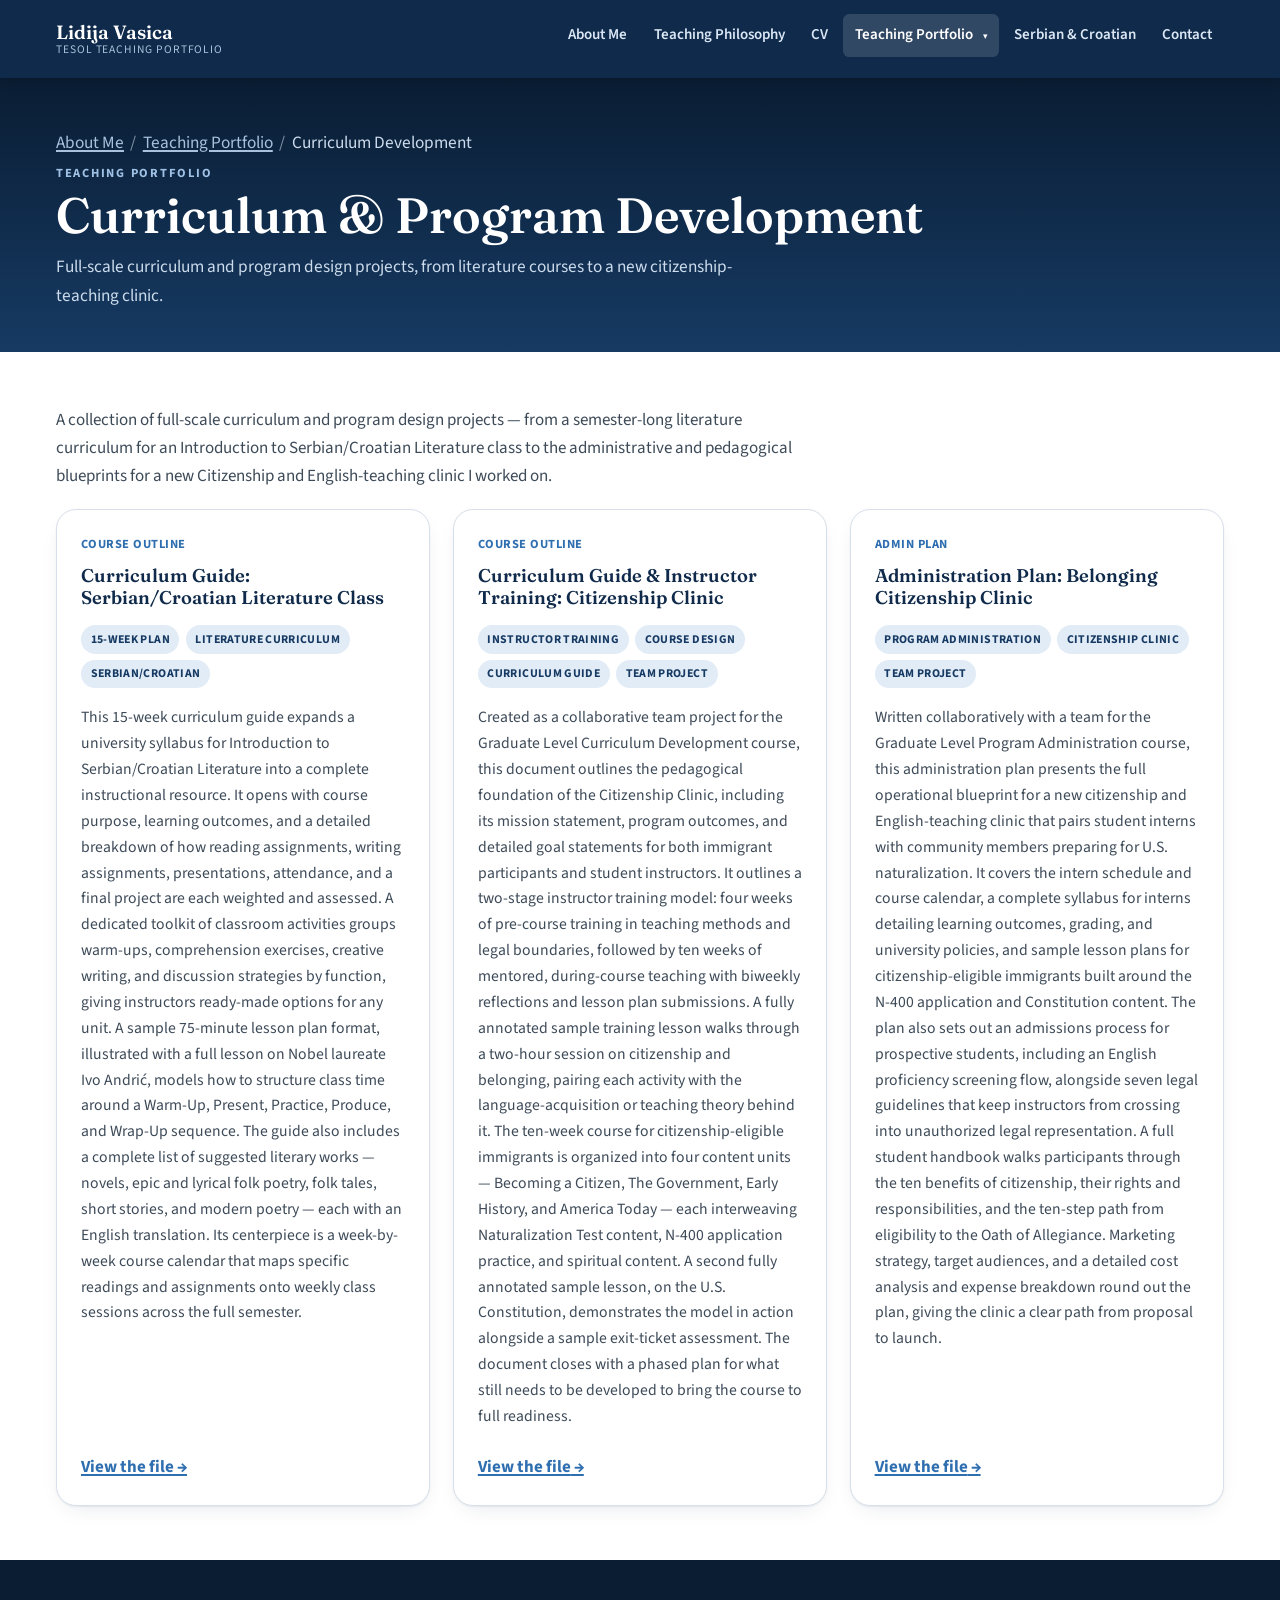
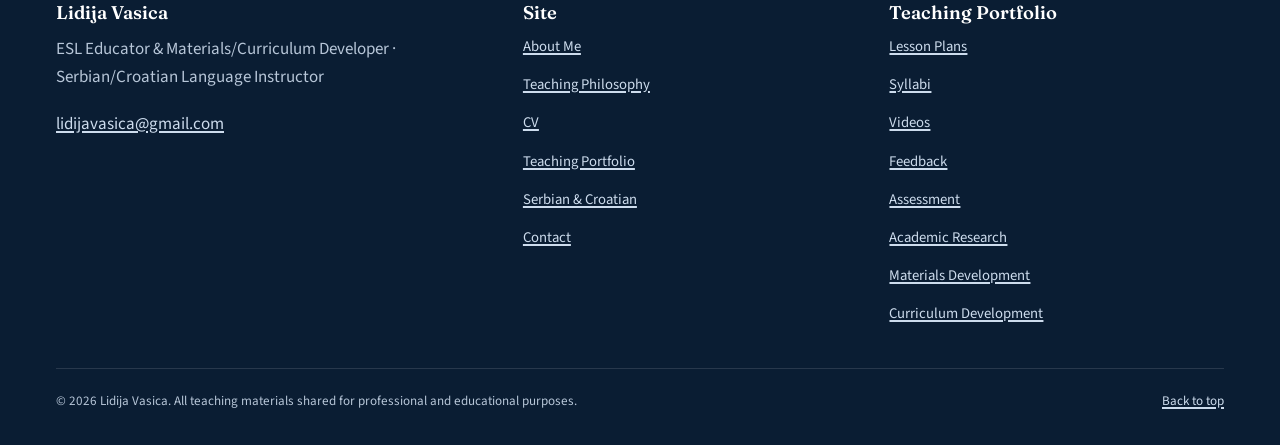
<file: curriculum-development.html>
<!DOCTYPE html>
<html lang="en">
<head>
<meta charset="UTF-8">
<meta name="viewport" content="width=device-width, initial-scale=1.0">
<title>Curriculum &amp; Program Development | Lidija Vasica</title>
<meta name="description" content="Curriculum and program development projects by Lidija Vasica, including a Serbian/Croatian literature curriculum and a Citizenship Clinic program design.">
<link rel="preconnect" href="https://fonts.googleapis.com">
<link rel="preconnect" href="https://fonts.gstatic.com" crossorigin>
<link href="https://fonts.googleapis.com/css2?family=Fraunces:opsz,wght@9..144,500;9..144,600;9..144,700&family=Source+Sans+3:wght@400;600;700&family=Caveat:wght@600;700&display=swap" rel="stylesheet">
<link rel="stylesheet" href="assets/styles.css">
</head>
<body>
<a class="skip-link" href="#main">Skip to main content</a>
<header class="site-header">
  <div class="container nav-bar">
    <a class="brand" href="index.html">Lidija Vasica<small>TESOL Teaching Portfolio</small></a>
    <button type="button" class="nav-toggle" aria-expanded="false" aria-controls="primary-navigation">
      <span class="visually-hidden">Menu</span>&#9776;
    </button>
    <nav class="main-nav" id="primary-navigation" aria-label="Primary" data-mobile-open="false">
      <ul>
        <li><a href="index.html">About Me</a></li>
<li><a href="teaching-philosophy.html">Teaching Philosophy</a></li>
<li><a href="resume.html">CV</a></li>
<li class="nav-item-dropdown" data-open="false">
  <span class="nav-link-group active-section">
    <a class="nav-link-main" href="teaching-portfolio.html">Teaching Portfolio</a>
    <button type="button" class="nav-caret-btn" aria-haspopup="true" aria-expanded="false" aria-label="Show Teaching Portfolio pages">
      <span class="nav-caret" aria-hidden="true">&#9662;</span>
    </button>
  </span>
  <ul class="dropdown-menu">
    <li><a href="lesson-plans.html">Lesson Plans</a></li>
<li><a href="syllabi.html">Syllabi</a></li>
<li><a href="videos.html">Videos</a></li>
<li><a href="feedback.html">Feedback</a></li>
<li><a href="assessment.html">Assessment</a></li>
<li><a href="academic-research.html">Academic Research</a></li>
<li><a href="materials-development.html">Materials Development</a></li>
<li><a href="curriculum-development.html" aria-current="page">Curriculum Development</a></li>
  </ul>
</li>
<li><a href="serbian-croatian.html">Serbian &amp; Croatian</a></li>
<li><a href="contact.html">Contact</a></li>
      </ul>
    </nav>
  </div>
</header>
<main id="main">
<div class="page-header">
  <div class="container">
    <p class="breadcrumb"><a href="index.html">About Me</a><span class="sep">/</span><a href="teaching-portfolio.html">Teaching Portfolio</a><span class="sep">/</span>Curriculum Development</p>
    <span class="eyebrow">Teaching Portfolio</span>
    <h1>Curriculum &amp; Program Development</h1>
    <p>Full-scale curriculum and program design projects, from literature courses to a new citizenship-teaching clinic.</p>
  </div>
</div>
<section class="section">
  <div class="container">
    <p class="prose">A collection of full-scale curriculum and program design projects &mdash; from a semester-long literature curriculum for an Introduction to Serbian/Croatian Literature class to the administrative and pedagogical blueprints for a new Citizenship and English-teaching clinic I worked on.</p>
    <div class="card-grid" style="grid-template-columns: repeat(auto-fill, minmax(20rem, 1fr));">
      <article class="card">
        <span class="meta">Course Outline</span>
        <h3>Curriculum Guide: Serbian/Croatian Literature Class</h3>
        <ul class="tag-list"><li>15-Week Plan</li><li>Literature Curriculum</li><li>Serbian/Croatian</li></ul>
        <p>This 15-week curriculum guide expands a university syllabus for Introduction to Serbian/Croatian Literature into a complete instructional resource. It opens with course purpose, learning outcomes, and a detailed breakdown of how reading assignments, writing assignments, presentations, attendance, and a final project are each weighted and assessed. A dedicated toolkit of classroom activities groups warm-ups, comprehension exercises, creative writing, and discussion strategies by function, giving instructors ready-made options for any unit. A sample 75-minute lesson plan format, illustrated with a full lesson on Nobel laureate Ivo Andrić, models how to structure class time around a Warm-Up, Present, Practice, Produce, and Wrap-Up sequence. The guide also includes a complete list of suggested literary works &mdash; novels, epic and lyrical folk poetry, folk tales, short stories, and modern poetry &mdash; each with an English translation. Its centerpiece is a week-by-week course calendar that maps specific readings and assignments onto weekly class sessions across the full semester.</p>
        <div class="card-footer">
          <a class="link-arrow" href="https://docs.google.com/document/d/1F98nczCLJ7EU1WDjqSjCCIMwMqwVbQYJ/edit" target="_blank" rel="noopener">View the file</a>
        </div>
      </article>
      <article class="card">
        <span class="meta">Course Outline</span>
        <h3>Curriculum Guide &amp; Instructor Training: Citizenship Clinic</h3>
        <ul class="tag-list"><li>Instructor Training</li><li>Course Design</li><li>Curriculum Guide</li><li>Team Project</li></ul>
        <p>Created as a collaborative team project for the Graduate Level Curriculum Development course, this document outlines the pedagogical foundation of the Citizenship Clinic, including its mission statement, program outcomes, and detailed goal statements for both immigrant participants and student instructors. It outlines a two-stage instructor training model: four weeks of pre-course training in teaching methods and legal boundaries, followed by ten weeks of mentored, during-course teaching with biweekly reflections and lesson plan submissions. A fully annotated sample training lesson walks through a two-hour session on citizenship and belonging, pairing each activity with the language-acquisition or teaching theory behind it. The ten-week course for citizenship-eligible immigrants is organized into four content units &mdash; Becoming a Citizen, The Government, Early History, and America Today &mdash; each interweaving Naturalization Test content, N-400 application practice, and spiritual content. A second fully annotated sample lesson, on the U.S. Constitution, demonstrates the model in action alongside a sample exit-ticket assessment. The document closes with a phased plan for what still needs to be developed to bring the course to full readiness.</p>
        <div class="card-footer">
          <a class="link-arrow" href="https://docs.google.com/document/d/1GLt73O1nDDeXUtdfpI4VD1LhA4Zobhwa/edit" target="_blank" rel="noopener">View the file</a>
        </div>
      </article>
      <article class="card">
        <span class="meta">Admin Plan</span>
        <h3>Administration Plan: Belonging Citizenship Clinic</h3>
        <ul class="tag-list"><li>Program Administration</li><li>Citizenship Clinic</li><li>Team Project</li></ul>
        <p>Written collaboratively with a team for the Graduate Level Program Administration course, this administration plan presents the full operational blueprint for a new citizenship and English-teaching clinic that pairs student interns with community members preparing for U.S. naturalization. It covers the intern schedule and course calendar, a complete syllabus for interns detailing learning outcomes, grading, and university policies, and sample lesson plans for citizenship-eligible immigrants built around the N-400 application and Constitution content. The plan also sets out an admissions process for prospective students, including an English proficiency screening flow, alongside seven legal guidelines that keep instructors from crossing into unauthorized legal representation. A full student handbook walks participants through the ten benefits of citizenship, their rights and responsibilities, and the ten-step path from eligibility to the Oath of Allegiance. Marketing strategy, target audiences, and a detailed cost analysis and expense breakdown round out the plan, giving the clinic a clear path from proposal to launch.</p>
        <div class="card-footer">
          <a class="link-arrow" href="https://drive.google.com/file/d/1Sm5iFv7FDUqtW3s4UjDre1p7TN7PYoQG/view" target="_blank" rel="noopener">View the file</a>
        </div>
      </article>
    </div>
  </div>
</section>
</main>
<footer class="site-footer">
  <div class="container">
    <div class="footer-grid">
      <div>
        <h2>Lidija Vasica</h2>
        <p>ESL Educator &amp; Materials/Curriculum Developer &middot; Serbian/Croatian Language Instructor</p>
        <p><a href="mailto:lidijavasica@gmail.com">lidijavasica@gmail.com</a></p>
      </div>
      <div>
        <h2>Site</h2>
        <ul class="footer-nav-list">
          <li><a href="index.html">About Me</a></li>
<li><a href="teaching-philosophy.html">Teaching Philosophy</a></li>
<li><a href="resume.html">CV</a></li>
<li><a href="teaching-portfolio.html">Teaching Portfolio</a></li>
<li><a href="serbian-croatian.html">Serbian &amp; Croatian</a></li>
<li><a href="contact.html">Contact</a></li>
        </ul>
      </div>
      <div>
        <h2>Teaching Portfolio</h2>
        <ul class="footer-nav-list">
          <li><a href="lesson-plans.html">Lesson Plans</a></li>
<li><a href="syllabi.html">Syllabi</a></li>
<li><a href="videos.html">Videos</a></li>
<li><a href="feedback.html">Feedback</a></li>
<li><a href="assessment.html">Assessment</a></li>
<li><a href="academic-research.html">Academic Research</a></li>
<li><a href="materials-development.html">Materials Development</a></li>
<li><a href="curriculum-development.html">Curriculum Development</a></li>
        </ul>
      </div>
    </div>
    <div class="footer-bottom">
      <span>&copy; <span id="year">2026</span> Lidija Vasica. All teaching materials shared for professional and educational purposes.</span>
      <a href="#main">Back to top</a>
    </div>
  </div>
</footer>
<script src="assets/script.js"></script>
</body>
</html>
</file>
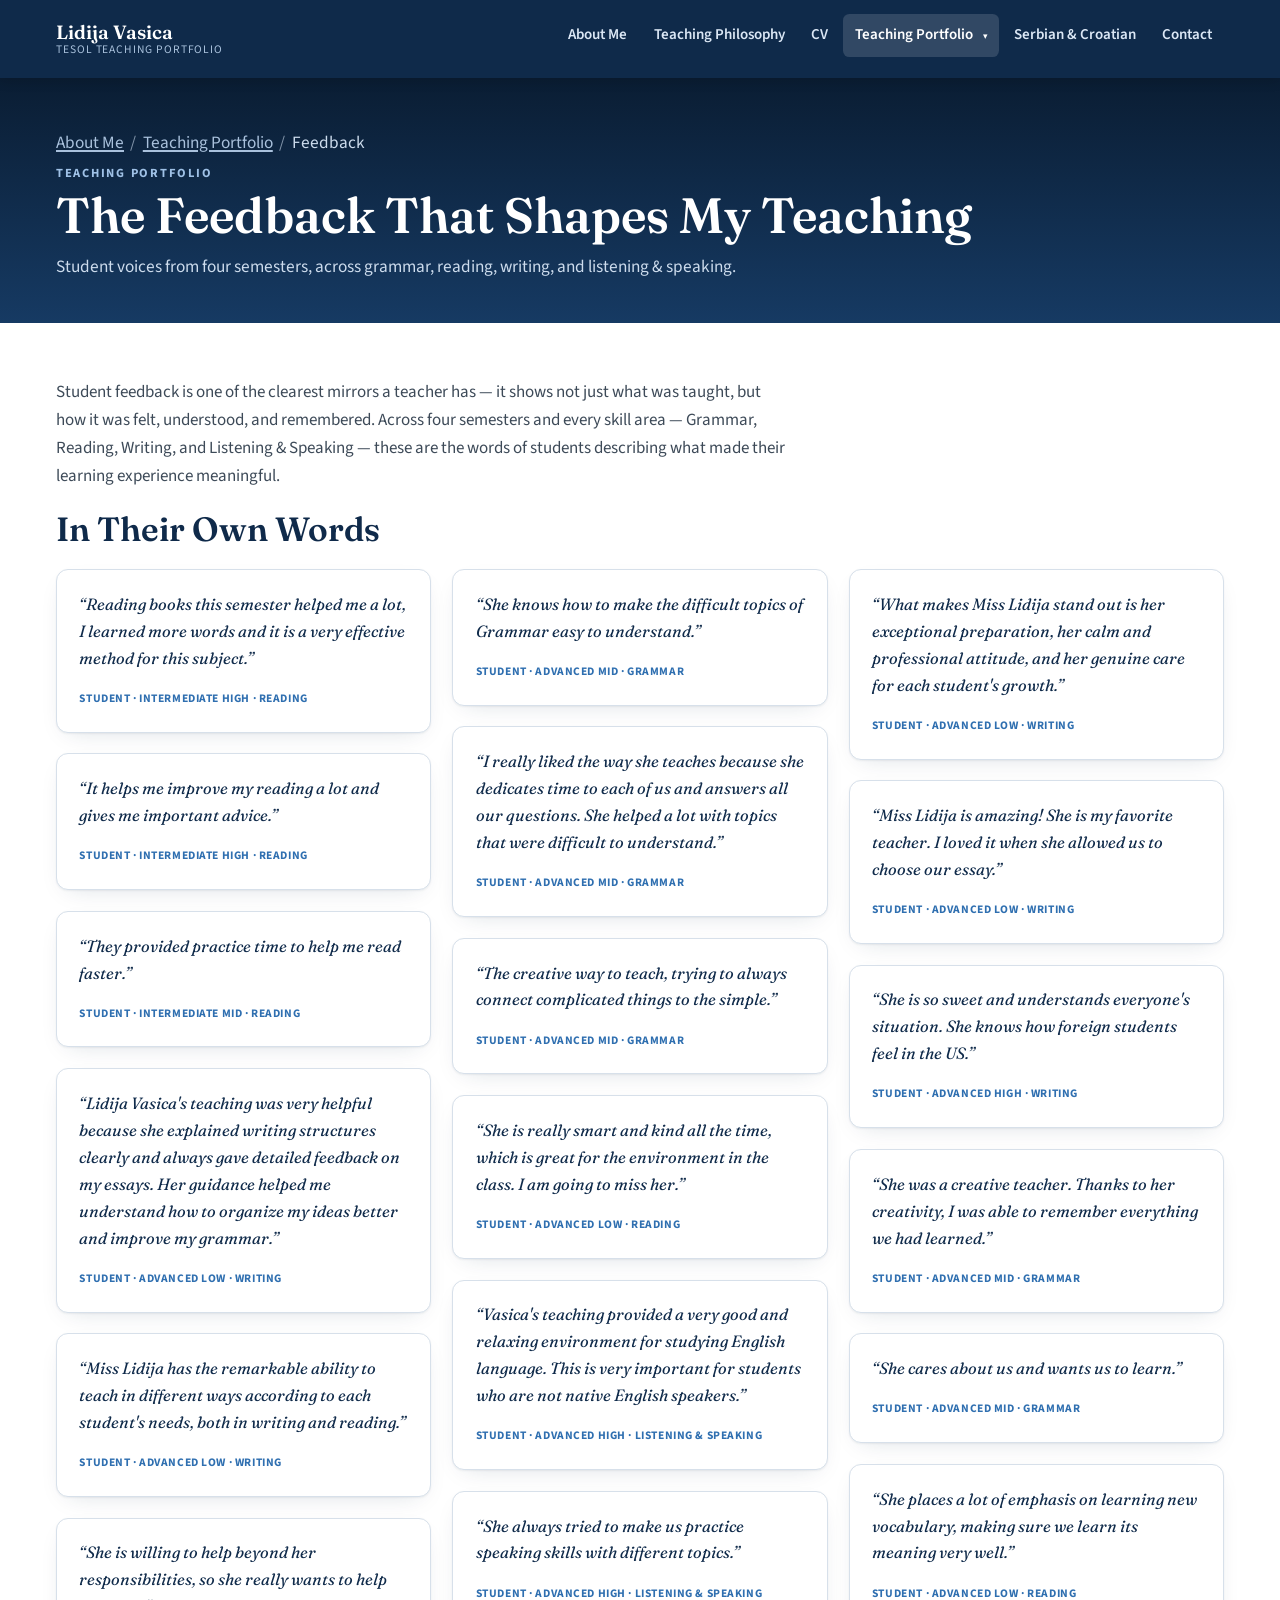
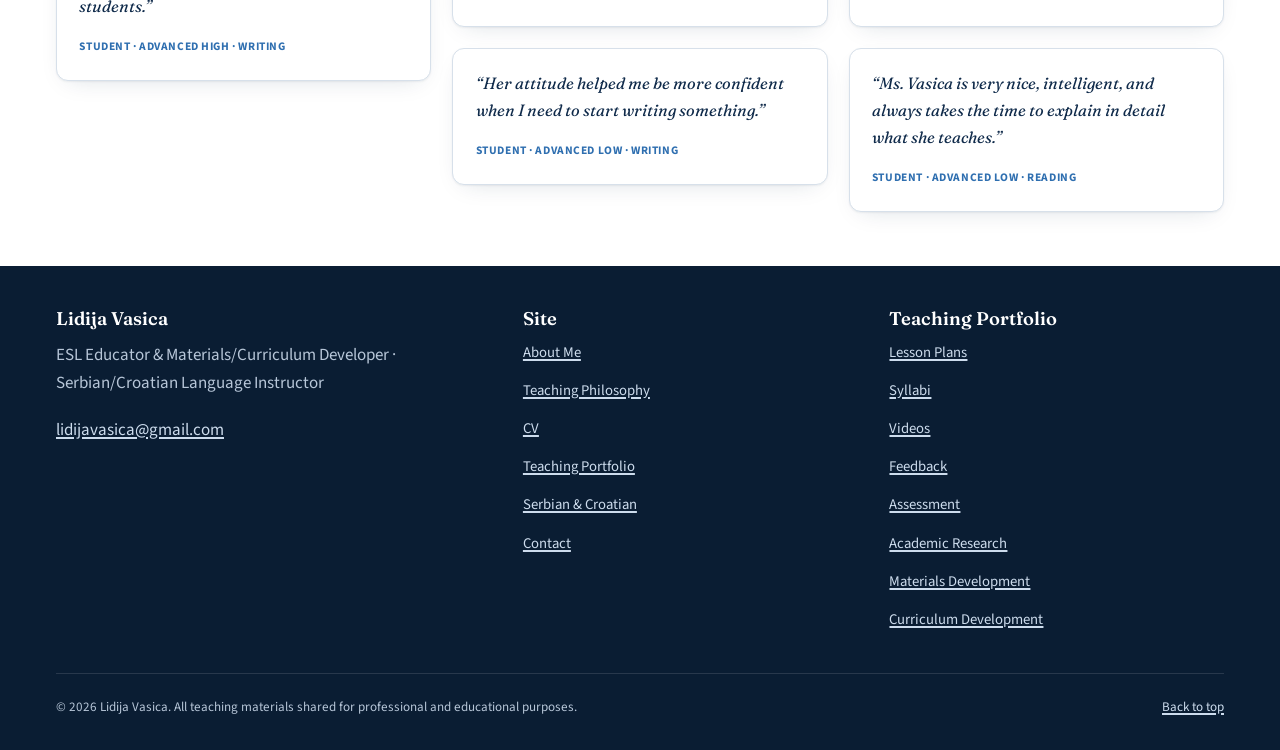
<file: feedback.html>
<!DOCTYPE html>
<html lang="en">
<head>
<meta charset="UTF-8">
<meta name="viewport" content="width=device-width, initial-scale=1.0">
<title>Student Feedback | Lidija Vasica</title>
<meta name="description" content="Anonymized student feedback for Lidija Vasica's ESL classes in grammar, reading, writing, and listening & speaking.">
<link rel="preconnect" href="https://fonts.googleapis.com">
<link rel="preconnect" href="https://fonts.gstatic.com" crossorigin>
<link href="https://fonts.googleapis.com/css2?family=Fraunces:opsz,wght@9..144,500;9..144,600;9..144,700&family=Source+Sans+3:wght@400;600;700&family=Caveat:wght@600;700&display=swap" rel="stylesheet">
<link rel="stylesheet" href="assets/styles.css">
</head>
<body>
<a class="skip-link" href="#main">Skip to main content</a>
<header class="site-header">
  <div class="container nav-bar">
    <a class="brand" href="index.html">Lidija Vasica<small>TESOL Teaching Portfolio</small></a>
    <button type="button" class="nav-toggle" aria-expanded="false" aria-controls="primary-navigation">
      <span class="visually-hidden">Menu</span>&#9776;
    </button>
    <nav class="main-nav" id="primary-navigation" aria-label="Primary" data-mobile-open="false">
      <ul>
        <li><a href="index.html">About Me</a></li>
<li><a href="teaching-philosophy.html">Teaching Philosophy</a></li>
<li><a href="resume.html">CV</a></li>
<li class="nav-item-dropdown" data-open="false">
  <span class="nav-link-group active-section">
    <a class="nav-link-main" href="teaching-portfolio.html">Teaching Portfolio</a>
    <button type="button" class="nav-caret-btn" aria-haspopup="true" aria-expanded="false" aria-label="Show Teaching Portfolio pages">
      <span class="nav-caret" aria-hidden="true">&#9662;</span>
    </button>
  </span>
  <ul class="dropdown-menu">
    <li><a href="lesson-plans.html">Lesson Plans</a></li>
<li><a href="syllabi.html">Syllabi</a></li>
<li><a href="videos.html">Videos</a></li>
<li><a href="feedback.html" aria-current="page">Feedback</a></li>
<li><a href="assessment.html">Assessment</a></li>
<li><a href="academic-research.html">Academic Research</a></li>
<li><a href="materials-development.html">Materials Development</a></li>
<li><a href="curriculum-development.html">Curriculum Development</a></li>
  </ul>
</li>
<li><a href="serbian-croatian.html">Serbian &amp; Croatian</a></li>
<li><a href="contact.html">Contact</a></li>
      </ul>
    </nav>
  </div>
</header>
<main id="main">
<div class="page-header">
  <div class="container">
    <p class="breadcrumb"><a href="index.html">About Me</a><span class="sep">/</span><a href="teaching-portfolio.html">Teaching Portfolio</a><span class="sep">/</span>Feedback</p>
    <span class="eyebrow">Teaching Portfolio</span>
    <h1>The Feedback That Shapes My Teaching</h1>
    <p>Student voices from four semesters, across grammar, reading, writing, and listening &amp; speaking.</p>
  </div>
</div>
<section class="section">
  <div class="container">
    <p class="prose">Student feedback is one of the clearest mirrors a teacher has &mdash; it shows not just what was taught, but how it was felt, understood, and remembered. Across four semesters and every skill area &mdash; Grammar, Reading, Writing, and Listening &amp; Speaking &mdash; these are the words of students describing what made their learning experience meaningful.</p>
    <h2>In Their Own Words</h2>
    <div class="quote-grid">
    <div class="quote-card">
      <p>&ldquo;Reading books this semester helped me a lot, I learned more words and it is a very effective method for this subject.&rdquo;</p>
      <cite>Student &middot; Intermediate High &middot; Reading</cite>
    </div>
    <div class="quote-card">
      <p>&ldquo;It helps me improve my reading a lot and gives me important advice.&rdquo;</p>
      <cite>Student &middot; Intermediate High &middot; Reading</cite>
    </div>
    <div class="quote-card">
      <p>&ldquo;They provided practice time to help me read faster.&rdquo;</p>
      <cite>Student &middot; Intermediate Mid &middot; Reading</cite>
    </div>
    <div class="quote-card">
      <p>&ldquo;Lidija Vasica's teaching was very helpful because she explained writing structures clearly and always gave detailed feedback on my essays. Her guidance helped me understand how to organize my ideas better and improve my grammar.&rdquo;</p>
      <cite>Student &middot; Advanced Low &middot; Writing</cite>
    </div>
    <div class="quote-card">
      <p>&ldquo;Miss Lidija has the remarkable ability to teach in different ways according to each student's needs, both in writing and reading.&rdquo;</p>
      <cite>Student &middot; Advanced Low &middot; Writing</cite>
    </div>
    <div class="quote-card">
      <p>&ldquo;She is willing to help beyond her responsibilities, so she really wants to help students.&rdquo;</p>
      <cite>Student &middot; Advanced High &middot; Writing</cite>
    </div>
    <div class="quote-card">
      <p>&ldquo;She knows how to make the difficult topics of Grammar easy to understand.&rdquo;</p>
      <cite>Student &middot; Advanced Mid &middot; Grammar</cite>
    </div>
    <div class="quote-card">
      <p>&ldquo;I really liked the way she teaches because she dedicates time to each of us and answers all our questions. She helped a lot with topics that were difficult to understand.&rdquo;</p>
      <cite>Student &middot; Advanced Mid &middot; Grammar</cite>
    </div>
    <div class="quote-card">
      <p>&ldquo;The creative way to teach, trying to always connect complicated things to the simple.&rdquo;</p>
      <cite>Student &middot; Advanced Mid &middot; Grammar</cite>
    </div>
    <div class="quote-card">
      <p>&ldquo;She is really smart and kind all the time, which is great for the environment in the class. I am going to miss her.&rdquo;</p>
      <cite>Student &middot; Advanced Low &middot; Reading</cite>
    </div>
    <div class="quote-card">
      <p>&ldquo;Vasica's teaching provided a very good and relaxing environment for studying English language. This is very important for students who are not native English speakers.&rdquo;</p>
      <cite>Student &middot; Advanced High &middot; Listening &amp; Speaking</cite>
    </div>
    <div class="quote-card">
      <p>&ldquo;She always tried to make us practice speaking skills with different topics.&rdquo;</p>
      <cite>Student &middot; Advanced High &middot; Listening &amp; Speaking</cite>
    </div>
    <div class="quote-card">
      <p>&ldquo;Her attitude helped me be more confident when I need to start writing something.&rdquo;</p>
      <cite>Student &middot; Advanced Low &middot; Writing</cite>
    </div>
    <div class="quote-card">
      <p>&ldquo;What makes Miss Lidija stand out is her exceptional preparation, her calm and professional attitude, and her genuine care for each student's growth.&rdquo;</p>
      <cite>Student &middot; Advanced Low &middot; Writing</cite>
    </div>
    <div class="quote-card">
      <p>&ldquo;Miss Lidija is amazing! She is my favorite teacher. I loved it when she allowed us to choose our essay.&rdquo;</p>
      <cite>Student &middot; Advanced Low &middot; Writing</cite>
    </div>
    <div class="quote-card">
      <p>&ldquo;She is so sweet and understands everyone's situation. She knows how foreign students feel in the US.&rdquo;</p>
      <cite>Student &middot; Advanced High &middot; Writing</cite>
    </div>
    <div class="quote-card">
      <p>&ldquo;She was a creative teacher. Thanks to her creativity, I was able to remember everything we had learned.&rdquo;</p>
      <cite>Student &middot; Advanced Mid &middot; Grammar</cite>
    </div>
    <div class="quote-card">
      <p>&ldquo;She cares about us and wants us to learn.&rdquo;</p>
      <cite>Student &middot; Advanced Mid &middot; Grammar</cite>
    </div>
    <div class="quote-card">
      <p>&ldquo;She places a lot of emphasis on learning new vocabulary, making sure we learn its meaning very well.&rdquo;</p>
      <cite>Student &middot; Advanced Low &middot; Reading</cite>
    </div>
    <div class="quote-card">
      <p>&ldquo;Ms. Vasica is very nice, intelligent, and always takes the time to explain in detail what she teaches.&rdquo;</p>
      <cite>Student &middot; Advanced Low &middot; Reading</cite>
    </div>
    </div>
  </div>
</section>
</main>
<footer class="site-footer">
  <div class="container">
    <div class="footer-grid">
      <div>
        <h2>Lidija Vasica</h2>
        <p>ESL Educator &amp; Materials/Curriculum Developer &middot; Serbian/Croatian Language Instructor</p>
        <p><a href="mailto:lidijavasica@gmail.com">lidijavasica@gmail.com</a></p>
      </div>
      <div>
        <h2>Site</h2>
        <ul class="footer-nav-list">
          <li><a href="index.html">About Me</a></li>
<li><a href="teaching-philosophy.html">Teaching Philosophy</a></li>
<li><a href="resume.html">CV</a></li>
<li><a href="teaching-portfolio.html">Teaching Portfolio</a></li>
<li><a href="serbian-croatian.html">Serbian &amp; Croatian</a></li>
<li><a href="contact.html">Contact</a></li>
        </ul>
      </div>
      <div>
        <h2>Teaching Portfolio</h2>
        <ul class="footer-nav-list">
          <li><a href="lesson-plans.html">Lesson Plans</a></li>
<li><a href="syllabi.html">Syllabi</a></li>
<li><a href="videos.html">Videos</a></li>
<li><a href="feedback.html">Feedback</a></li>
<li><a href="assessment.html">Assessment</a></li>
<li><a href="academic-research.html">Academic Research</a></li>
<li><a href="materials-development.html">Materials Development</a></li>
<li><a href="curriculum-development.html">Curriculum Development</a></li>
        </ul>
      </div>
    </div>
    <div class="footer-bottom">
      <span>&copy; <span id="year">2026</span> Lidija Vasica. All teaching materials shared for professional and educational purposes.</span>
      <a href="#main">Back to top</a>
    </div>
  </div>
</footer>
<script src="assets/script.js"></script>
</body>
</html>
</file>
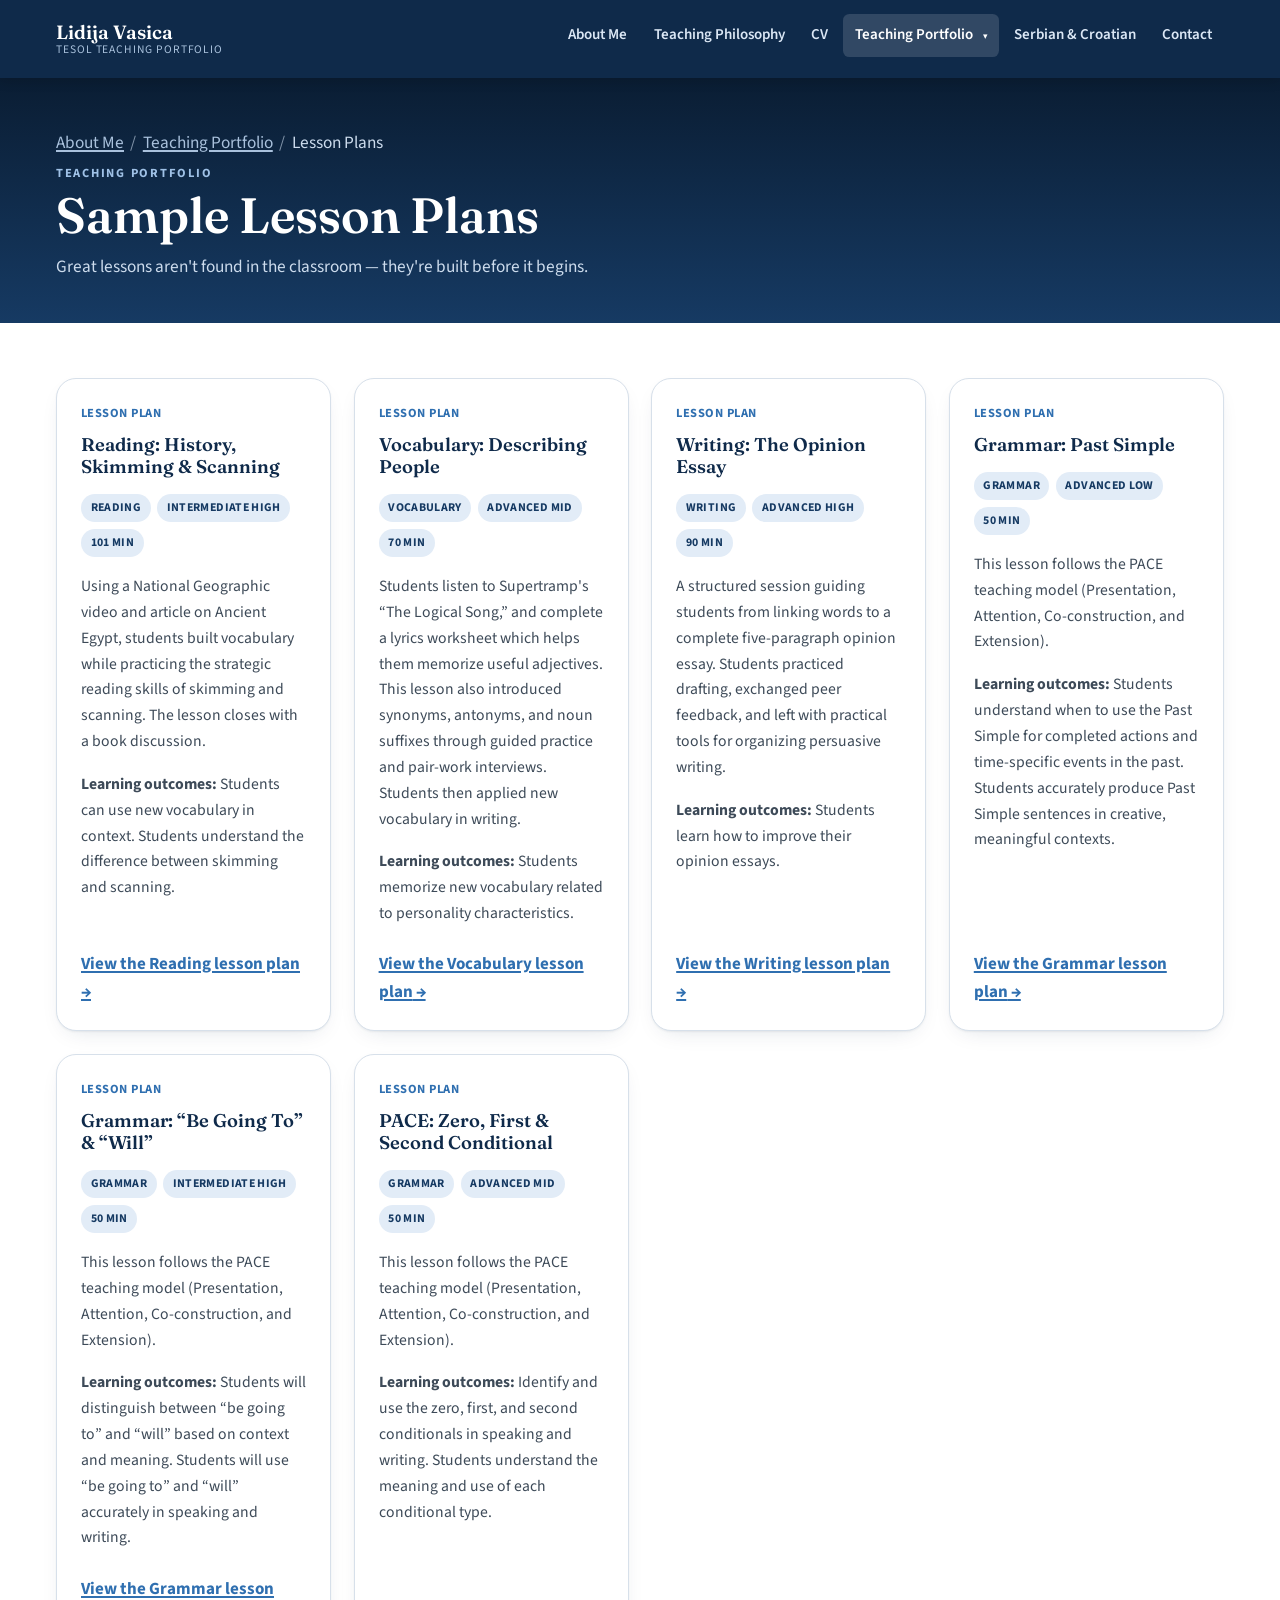
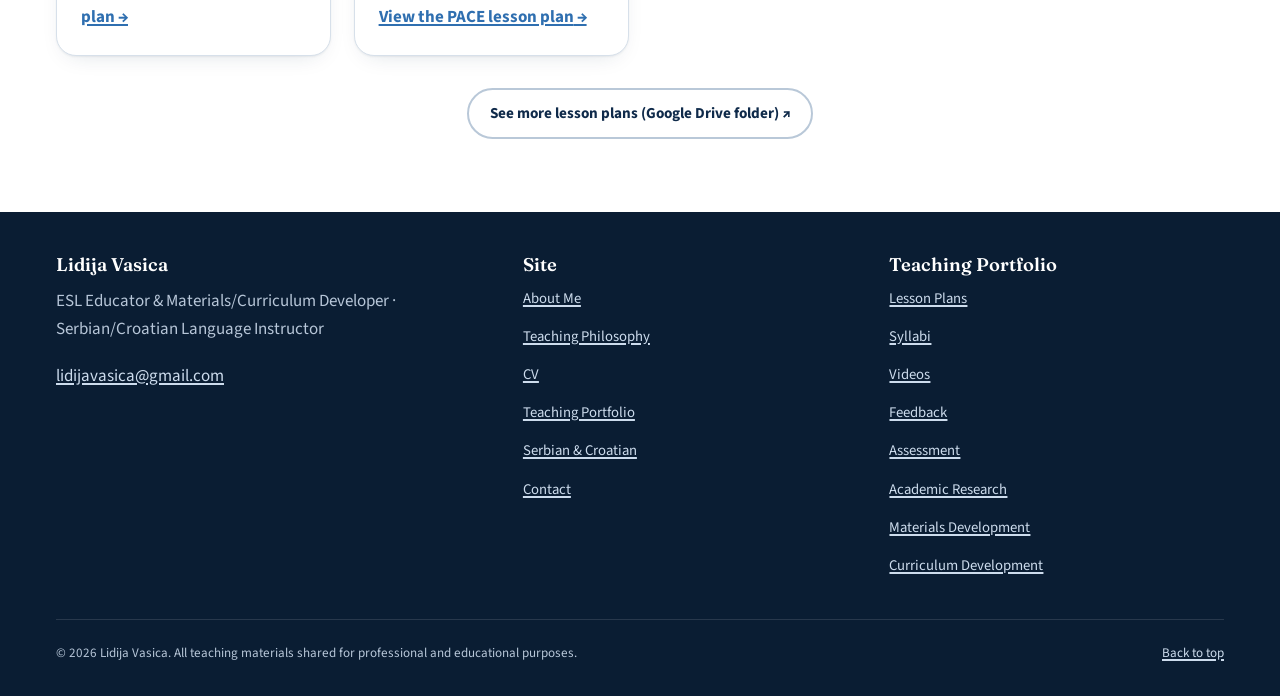
<file: lesson-plans.html>
<!DOCTYPE html>
<html lang="en">
<head>
<meta charset="UTF-8">
<meta name="viewport" content="width=device-width, initial-scale=1.0">
<title>Sample Lesson Plans | Lidija Vasica</title>
<meta name="description" content="Selected ESL lesson plans by Lidija Vasica covering reading, vocabulary, writing, and grammar for intermediate through advanced learners.">
<link rel="preconnect" href="https://fonts.googleapis.com">
<link rel="preconnect" href="https://fonts.gstatic.com" crossorigin>
<link href="https://fonts.googleapis.com/css2?family=Fraunces:opsz,wght@9..144,500;9..144,600;9..144,700&family=Source+Sans+3:wght@400;600;700&family=Caveat:wght@600;700&display=swap" rel="stylesheet">
<link rel="stylesheet" href="assets/styles.css">
</head>
<body>
<a class="skip-link" href="#main">Skip to main content</a>
<header class="site-header">
  <div class="container nav-bar">
    <a class="brand" href="index.html">Lidija Vasica<small>TESOL Teaching Portfolio</small></a>
    <button type="button" class="nav-toggle" aria-expanded="false" aria-controls="primary-navigation">
      <span class="visually-hidden">Menu</span>&#9776;
    </button>
    <nav class="main-nav" id="primary-navigation" aria-label="Primary" data-mobile-open="false">
      <ul>
        <li><a href="index.html">About Me</a></li>
<li><a href="teaching-philosophy.html">Teaching Philosophy</a></li>
<li><a href="resume.html">CV</a></li>
<li class="nav-item-dropdown" data-open="false">
  <span class="nav-link-group active-section">
    <a class="nav-link-main" href="teaching-portfolio.html">Teaching Portfolio</a>
    <button type="button" class="nav-caret-btn" aria-haspopup="true" aria-expanded="false" aria-label="Show Teaching Portfolio pages">
      <span class="nav-caret" aria-hidden="true">&#9662;</span>
    </button>
  </span>
  <ul class="dropdown-menu">
    <li><a href="lesson-plans.html" aria-current="page">Lesson Plans</a></li>
<li><a href="syllabi.html">Syllabi</a></li>
<li><a href="videos.html">Videos</a></li>
<li><a href="feedback.html">Feedback</a></li>
<li><a href="assessment.html">Assessment</a></li>
<li><a href="academic-research.html">Academic Research</a></li>
<li><a href="materials-development.html">Materials Development</a></li>
<li><a href="curriculum-development.html">Curriculum Development</a></li>
  </ul>
</li>
<li><a href="serbian-croatian.html">Serbian &amp; Croatian</a></li>
<li><a href="contact.html">Contact</a></li>
      </ul>
    </nav>
  </div>
</header>
<main id="main">
<div class="page-header">
  <div class="container">
    <p class="breadcrumb"><a href="index.html">About Me</a><span class="sep">/</span><a href="teaching-portfolio.html">Teaching Portfolio</a><span class="sep">/</span>Lesson Plans</p>
    <span class="eyebrow">Teaching Portfolio</span>
    <h1>Sample Lesson Plans</h1>
    <p>Great lessons aren't found in the classroom &mdash; they're built before it begins.</p>
  </div>
</div>
<section class="section">
  <div class="container">
    <div class="card-grid">
      <article class="card">
        <span class="meta">Lesson Plan</span>
        <h3>Reading: History, Skimming &amp; Scanning</h3>
        <ul class="tag-list"><li>Reading</li><li>Intermediate High</li><li>101 min</li></ul>
        <p>Using a National Geographic video and article on Ancient Egypt, students built vocabulary while practicing the strategic reading skills of skimming and scanning. The lesson closes with a book discussion.</p>
        <p><strong>Learning outcomes:</strong> Students can use new vocabulary in context. Students understand the difference between skimming and scanning.</p>
        <div class="card-footer">
          <a class="link-arrow" href="https://drive.google.com/file/d/1iwIXkfd7GC5P-IWKby9WepBdGxbHlZWb/view" target="_blank" rel="noopener">View the Reading lesson plan</a>
        </div>
      </article>
      <article class="card">
        <span class="meta">Lesson Plan</span>
        <h3>Vocabulary: Describing People</h3>
        <ul class="tag-list"><li>Vocabulary</li><li>Advanced Mid</li><li>70 min</li></ul>
        <p>Students listen to Supertramp's “The Logical Song,” and complete a lyrics worksheet which helps them memorize useful adjectives. This lesson also introduced synonyms, antonyms, and noun suffixes through guided practice and pair-work interviews. Students then applied new vocabulary in writing.</p>
        <p><strong>Learning outcomes:</strong> Students memorize new vocabulary related to personality characteristics.</p>
        <div class="card-footer">
          <a class="link-arrow" href="https://drive.google.com/file/d/1-_2RcIZlwQfOiApylUKR3Eqw4j1rkZBk/view" target="_blank" rel="noopener">View the Vocabulary lesson plan</a>
        </div>
      </article>
      <article class="card">
        <span class="meta">Lesson Plan</span>
        <h3>Writing: The Opinion Essay</h3>
        <ul class="tag-list"><li>Writing</li><li>Advanced High</li><li>90 min</li></ul>
        <p>A structured session guiding students from linking words to a complete five-paragraph opinion essay. Students practiced drafting, exchanged peer feedback, and left with practical tools for organizing persuasive writing.</p>
        <p><strong>Learning outcomes:</strong> Students learn how to improve their opinion essays.</p>
        <div class="card-footer">
          <a class="link-arrow" href="https://docs.google.com/document/d/1N1ONyL0l7BMOWy-1LeN5jgF4cbTmUdEu/edit" target="_blank" rel="noopener">View the Writing lesson plan</a>
        </div>
      </article>
      <article class="card">
        <span class="meta">Lesson Plan</span>
        <h3>Grammar: Past Simple</h3>
        <ul class="tag-list"><li>Grammar</li><li>Advanced Low</li><li>50 min</li></ul>
        <p>This lesson follows the PACE teaching model (Presentation, Attention, Co-construction, and Extension).</p>
        <p><strong>Learning outcomes:</strong> Students understand when to use the Past Simple for completed actions and time-specific events in the past. Students accurately produce Past Simple sentences in creative, meaningful contexts.</p>
        <div class="card-footer">
          <a class="link-arrow" href="https://docs.google.com/document/d/1NUtIm3IfBD61XYI7XhWZWsJIFHpiNBAJ/edit" target="_blank" rel="noopener">View the Grammar lesson plan</a>
        </div>
      </article>
      <article class="card">
        <span class="meta">Lesson Plan</span>
        <h3>Grammar: “Be Going To” &amp; “Will”</h3>
        <ul class="tag-list"><li>Grammar</li><li>Intermediate High</li><li>50 min</li></ul>
        <p>This lesson follows the PACE teaching model (Presentation, Attention, Co-construction, and Extension).</p>
        <p><strong>Learning outcomes:</strong> Students will distinguish between “be going to” and “will” based on context and meaning. Students will use “be going to” and “will” accurately in speaking and writing.</p>
        <div class="card-footer">
          <a class="link-arrow" href="https://docs.google.com/document/d/1iB_QdEf5TMKtdDHSh7GXhJVnttG4ZwPX/edit" target="_blank" rel="noopener">View the Grammar lesson plan</a>
        </div>
      </article>
      <article class="card">
        <span class="meta">Lesson Plan</span>
        <h3>PACE: Zero, First &amp; Second Conditional</h3>
        <ul class="tag-list"><li>Grammar</li><li>Advanced Mid</li><li>50 min</li></ul>
        <p>This lesson follows the PACE teaching model (Presentation, Attention, Co-construction, and Extension).</p>
        <p><strong>Learning outcomes:</strong> Identify and use the zero, first, and second conditionals in speaking and writing. Students understand the meaning and use of each conditional type.</p>
        <div class="card-footer">
          <a class="link-arrow" href="https://docs.google.com/document/d/1m9afXV5bc06zPsDtbqLgTRI7QKwI0CCQ/edit" target="_blank" rel="noopener">View the PACE lesson plan</a>
        </div>
      </article>
    </div>
    <p class="text-center" style="margin-top:2rem;">
      <a class="btn btn-quiet" href="https://drive.google.com/drive/folders/1aImTDxEh6UCOKuwK4ebkfYJ0GAncIT_d" target="_blank" rel="noopener">See more lesson plans (Google Drive folder) &#8599;</a>
    </p>
  </div>
</section>
</main>
<footer class="site-footer">
  <div class="container">
    <div class="footer-grid">
      <div>
        <h2>Lidija Vasica</h2>
        <p>ESL Educator &amp; Materials/Curriculum Developer &middot; Serbian/Croatian Language Instructor</p>
        <p><a href="mailto:lidijavasica@gmail.com">lidijavasica@gmail.com</a></p>
      </div>
      <div>
        <h2>Site</h2>
        <ul class="footer-nav-list">
          <li><a href="index.html">About Me</a></li>
<li><a href="teaching-philosophy.html">Teaching Philosophy</a></li>
<li><a href="resume.html">CV</a></li>
<li><a href="teaching-portfolio.html">Teaching Portfolio</a></li>
<li><a href="serbian-croatian.html">Serbian &amp; Croatian</a></li>
<li><a href="contact.html">Contact</a></li>
        </ul>
      </div>
      <div>
        <h2>Teaching Portfolio</h2>
        <ul class="footer-nav-list">
          <li><a href="lesson-plans.html">Lesson Plans</a></li>
<li><a href="syllabi.html">Syllabi</a></li>
<li><a href="videos.html">Videos</a></li>
<li><a href="feedback.html">Feedback</a></li>
<li><a href="assessment.html">Assessment</a></li>
<li><a href="academic-research.html">Academic Research</a></li>
<li><a href="materials-development.html">Materials Development</a></li>
<li><a href="curriculum-development.html">Curriculum Development</a></li>
        </ul>
      </div>
    </div>
    <div class="footer-bottom">
      <span>&copy; <span id="year">2026</span> Lidija Vasica. All teaching materials shared for professional and educational purposes.</span>
      <a href="#main">Back to top</a>
    </div>
  </div>
</footer>
<script src="assets/script.js"></script>
</body>
</html>
</file>
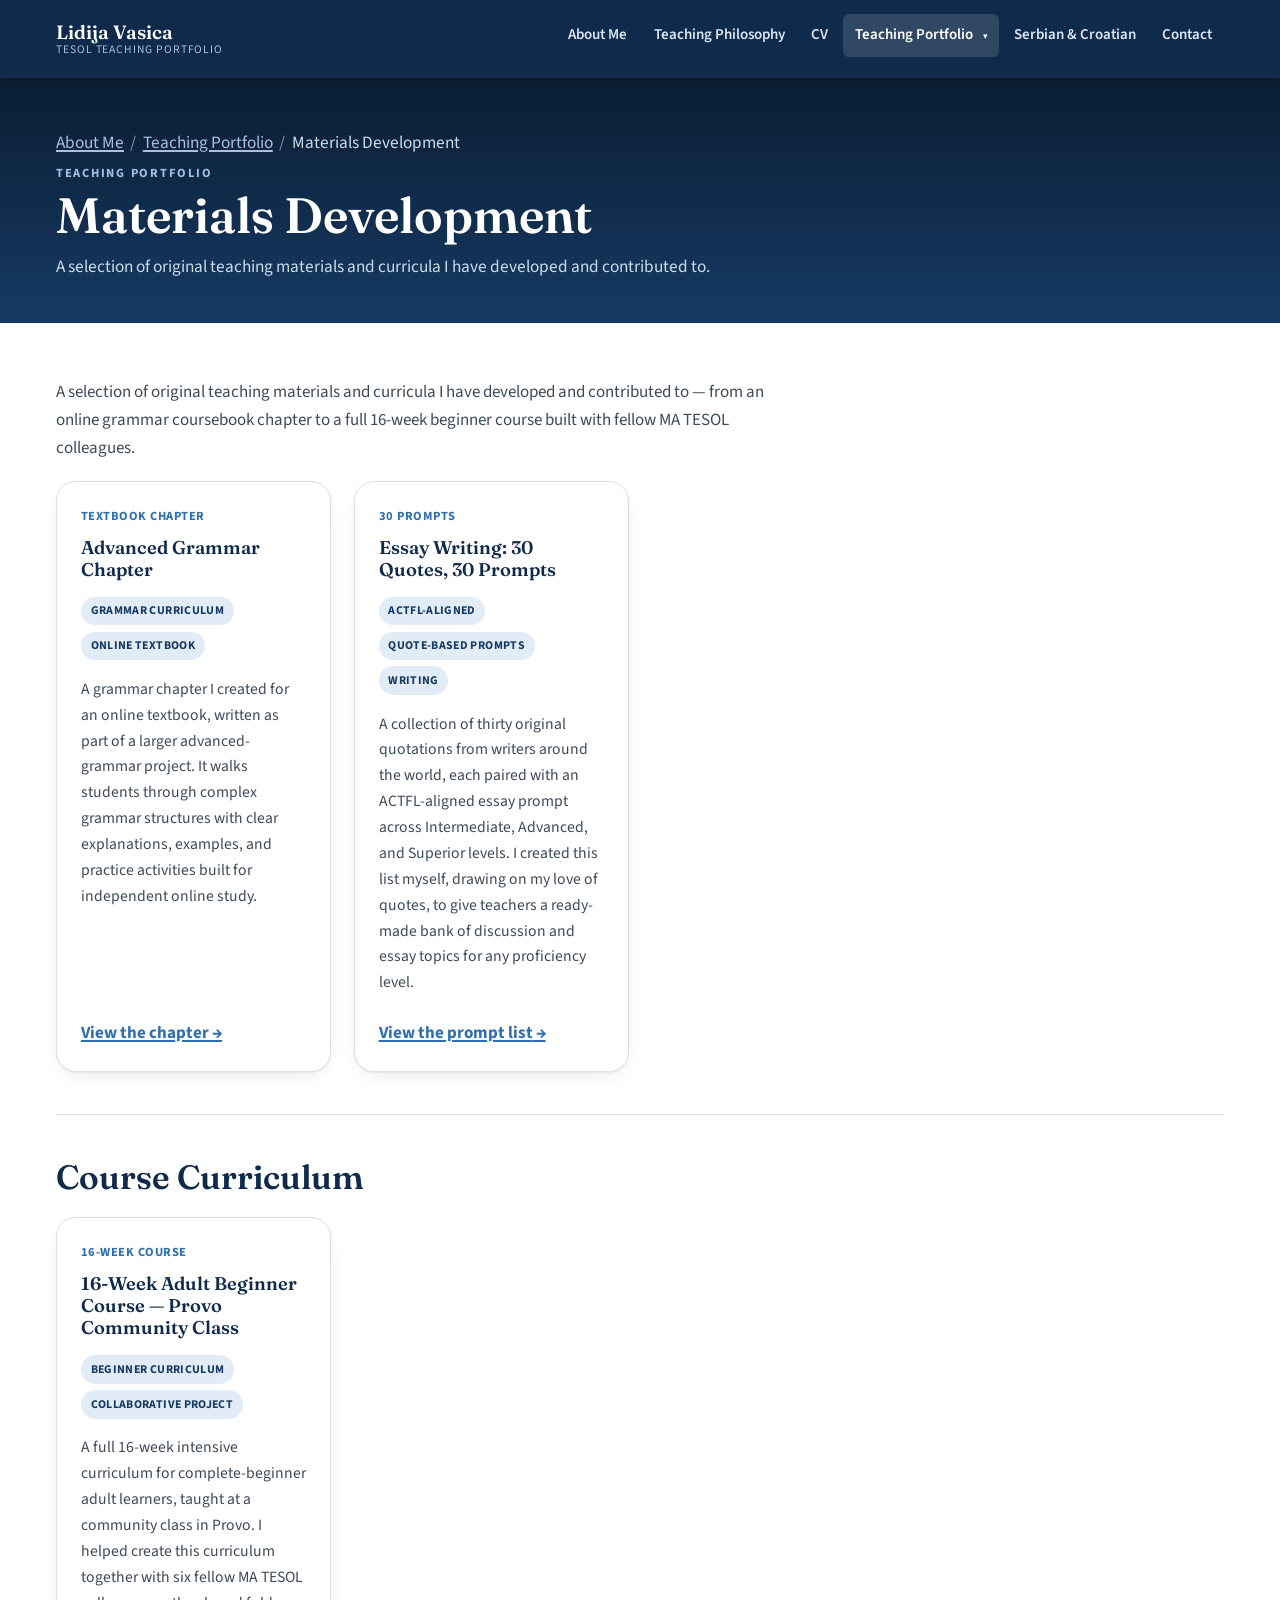
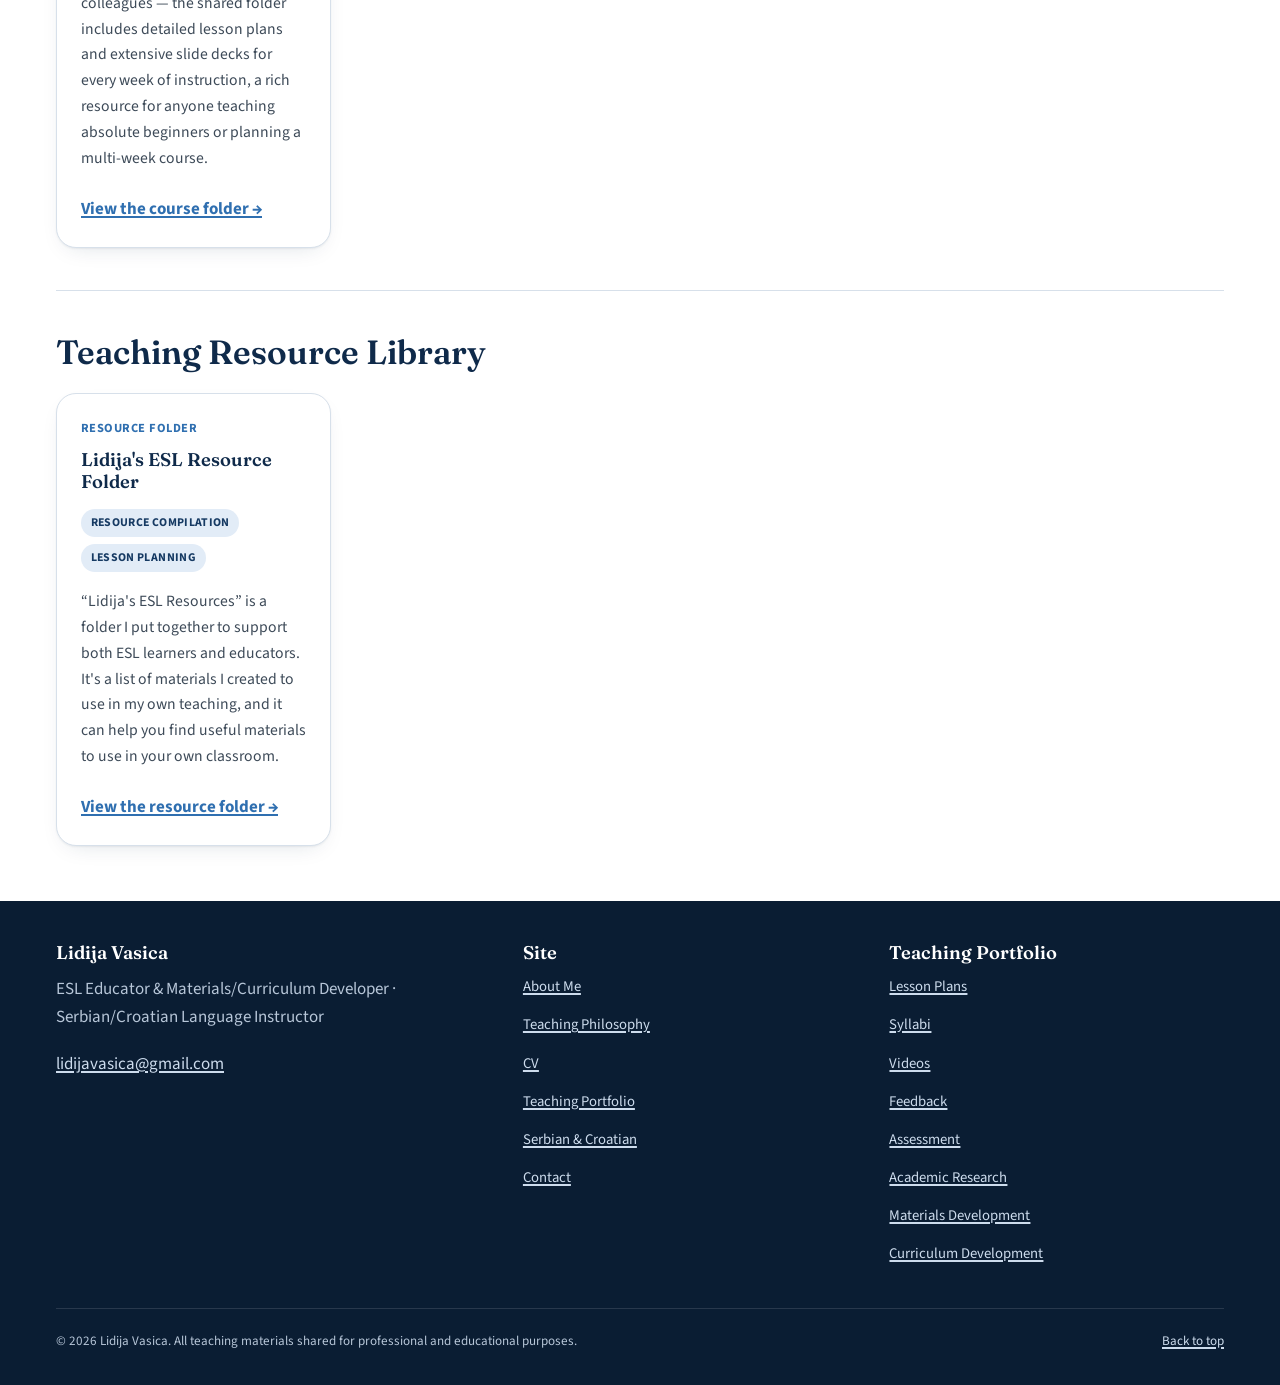
<file: materials-development.html>
<!DOCTYPE html>
<html lang="en">
<head>
<meta charset="UTF-8">
<meta name="viewport" content="width=device-width, initial-scale=1.0">
<title>Materials Development | Lidija Vasica</title>
<meta name="description" content="Original ESL teaching materials developed by Lidija Vasica: an advanced grammar chapter, essay prompts, a 16-week beginner course, and a resource library.">
<link rel="preconnect" href="https://fonts.googleapis.com">
<link rel="preconnect" href="https://fonts.gstatic.com" crossorigin>
<link href="https://fonts.googleapis.com/css2?family=Fraunces:opsz,wght@9..144,500;9..144,600;9..144,700&family=Source+Sans+3:wght@400;600;700&family=Caveat:wght@600;700&display=swap" rel="stylesheet">
<link rel="stylesheet" href="assets/styles.css">
</head>
<body>
<a class="skip-link" href="#main">Skip to main content</a>
<header class="site-header">
  <div class="container nav-bar">
    <a class="brand" href="index.html">Lidija Vasica<small>TESOL Teaching Portfolio</small></a>
    <button type="button" class="nav-toggle" aria-expanded="false" aria-controls="primary-navigation">
      <span class="visually-hidden">Menu</span>&#9776;
    </button>
    <nav class="main-nav" id="primary-navigation" aria-label="Primary" data-mobile-open="false">
      <ul>
        <li><a href="index.html">About Me</a></li>
<li><a href="teaching-philosophy.html">Teaching Philosophy</a></li>
<li><a href="resume.html">CV</a></li>
<li class="nav-item-dropdown" data-open="false">
  <span class="nav-link-group active-section">
    <a class="nav-link-main" href="teaching-portfolio.html">Teaching Portfolio</a>
    <button type="button" class="nav-caret-btn" aria-haspopup="true" aria-expanded="false" aria-label="Show Teaching Portfolio pages">
      <span class="nav-caret" aria-hidden="true">&#9662;</span>
    </button>
  </span>
  <ul class="dropdown-menu">
    <li><a href="lesson-plans.html">Lesson Plans</a></li>
<li><a href="syllabi.html">Syllabi</a></li>
<li><a href="videos.html">Videos</a></li>
<li><a href="feedback.html">Feedback</a></li>
<li><a href="assessment.html">Assessment</a></li>
<li><a href="academic-research.html">Academic Research</a></li>
<li><a href="materials-development.html" aria-current="page">Materials Development</a></li>
<li><a href="curriculum-development.html">Curriculum Development</a></li>
  </ul>
</li>
<li><a href="serbian-croatian.html">Serbian &amp; Croatian</a></li>
<li><a href="contact.html">Contact</a></li>
      </ul>
    </nav>
  </div>
</header>
<main id="main">
<div class="page-header">
  <div class="container">
    <p class="breadcrumb"><a href="index.html">About Me</a><span class="sep">/</span><a href="teaching-portfolio.html">Teaching Portfolio</a><span class="sep">/</span>Materials Development</p>
    <span class="eyebrow">Teaching Portfolio</span>
    <h1>Materials Development</h1>
    <p>A selection of original teaching materials and curricula I have developed and contributed to.</p>
  </div>
</div>
<section class="section">
  <div class="container">
    <p class="prose">A selection of original teaching materials and curricula I have developed and contributed to &mdash; from an online grammar coursebook chapter to a full 16-week beginner course built with fellow MA TESOL colleagues.</p>

    <div class="card-grid">
      <article class="card">
        <span class="meta">Textbook Chapter</span>
        <h3>Advanced Grammar Chapter</h3>
        <ul class="tag-list"><li>Grammar Curriculum</li><li>Online Textbook</li></ul>
        <p>A grammar chapter I created for an online textbook, written as part of a larger advanced-grammar project. It walks students through complex grammar structures with clear explanations, examples, and practice activities built for independent online study.</p>
        <div class="card-footer">
          <a class="link-arrow" href="https://docs.google.com/document/d/15KkGi5QdzjUOTmJuz7l6vCEDxtoVh2YW/edit" target="_blank" rel="noopener">View the chapter</a>
        </div>
      </article>

      <article class="card">
        <span class="meta">30 Prompts</span>
        <h3>Essay Writing: 30 Quotes, 30 Prompts</h3>
        <ul class="tag-list"><li>ACTFL-Aligned</li><li>Quote-Based Prompts</li><li>Writing</li></ul>
        <p>A collection of thirty original quotations from writers around the world, each paired with an ACTFL-aligned essay prompt across Intermediate, Advanced, and Superior levels. I created this list myself, drawing on my love of quotes, to give teachers a ready-made bank of discussion and essay topics for any proficiency level.</p>
        <div class="card-footer">
          <a class="link-arrow" href="https://docs.google.com/document/d/1z0ZnfJhDaRPzg8QmEXMUjI8QPsds8J1O/edit?tab=t.0" target="_blank" rel="noopener">View the prompt list</a>
        </div>
      </article>
    </div>

    <hr class="divider">
    <h2>Course Curriculum</h2>
    <div class="card-grid">
      <article class="card">
        <span class="meta">16-Week Course</span>
        <h3>16-Week Adult Beginner Course &mdash; Provo Community Class</h3>
        <ul class="tag-list"><li>Beginner Curriculum</li><li>Collaborative Project</li></ul>
        <p>A full 16-week intensive curriculum for complete-beginner adult learners, taught at a community class in Provo. I helped create this curriculum together with six fellow MA TESOL colleagues &mdash; the shared folder includes detailed lesson plans and extensive slide decks for every week of instruction, a rich resource for anyone teaching absolute beginners or planning a multi-week course.</p>
        <div class="card-footer">
          <a class="link-arrow" href="https://drive.google.com/drive/folders/17jLNgg4SNPqPcvPtcn9eweZ8omLtY21l" target="_blank" rel="noopener">View the course folder</a>
        </div>
      </article>
    </div>

    <hr class="divider">
    <h2>Teaching Resource Library</h2>
    <div class="card-grid">
      <article class="card">
        <span class="meta">Resource Folder</span>
        <h3>Lidija's ESL Resource Folder</h3>
        <ul class="tag-list"><li>Resource Compilation</li><li>Lesson Planning</li></ul>
        <p>&ldquo;Lidija's ESL Resources&rdquo; is a folder I put together to support both ESL learners and educators. It's a list of materials I created to use in my own teaching, and it can help you find useful materials to use in your own classroom.</p>
        <div class="card-footer">
          <a class="link-arrow" href="https://drive.google.com/drive/folders/1Ix1tYHrkHMTpdqJlZJYhvjuAHkqltm5D" target="_blank" rel="noopener">View the resource folder</a>
        </div>
      </article>
    </div>
  </div>
</section>
</main>
<footer class="site-footer">
  <div class="container">
    <div class="footer-grid">
      <div>
        <h2>Lidija Vasica</h2>
        <p>ESL Educator &amp; Materials/Curriculum Developer &middot; Serbian/Croatian Language Instructor</p>
        <p><a href="mailto:lidijavasica@gmail.com">lidijavasica@gmail.com</a></p>
      </div>
      <div>
        <h2>Site</h2>
        <ul class="footer-nav-list">
          <li><a href="index.html">About Me</a></li>
<li><a href="teaching-philosophy.html">Teaching Philosophy</a></li>
<li><a href="resume.html">CV</a></li>
<li><a href="teaching-portfolio.html">Teaching Portfolio</a></li>
<li><a href="serbian-croatian.html">Serbian &amp; Croatian</a></li>
<li><a href="contact.html">Contact</a></li>
        </ul>
      </div>
      <div>
        <h2>Teaching Portfolio</h2>
        <ul class="footer-nav-list">
          <li><a href="lesson-plans.html">Lesson Plans</a></li>
<li><a href="syllabi.html">Syllabi</a></li>
<li><a href="videos.html">Videos</a></li>
<li><a href="feedback.html">Feedback</a></li>
<li><a href="assessment.html">Assessment</a></li>
<li><a href="academic-research.html">Academic Research</a></li>
<li><a href="materials-development.html">Materials Development</a></li>
<li><a href="curriculum-development.html">Curriculum Development</a></li>
        </ul>
      </div>
    </div>
    <div class="footer-bottom">
      <span>&copy; <span id="year">2026</span> Lidija Vasica. All teaching materials shared for professional and educational purposes.</span>
      <a href="#main">Back to top</a>
    </div>
  </div>
</footer>
<script src="assets/script.js"></script>
</body>
</html>
</file>
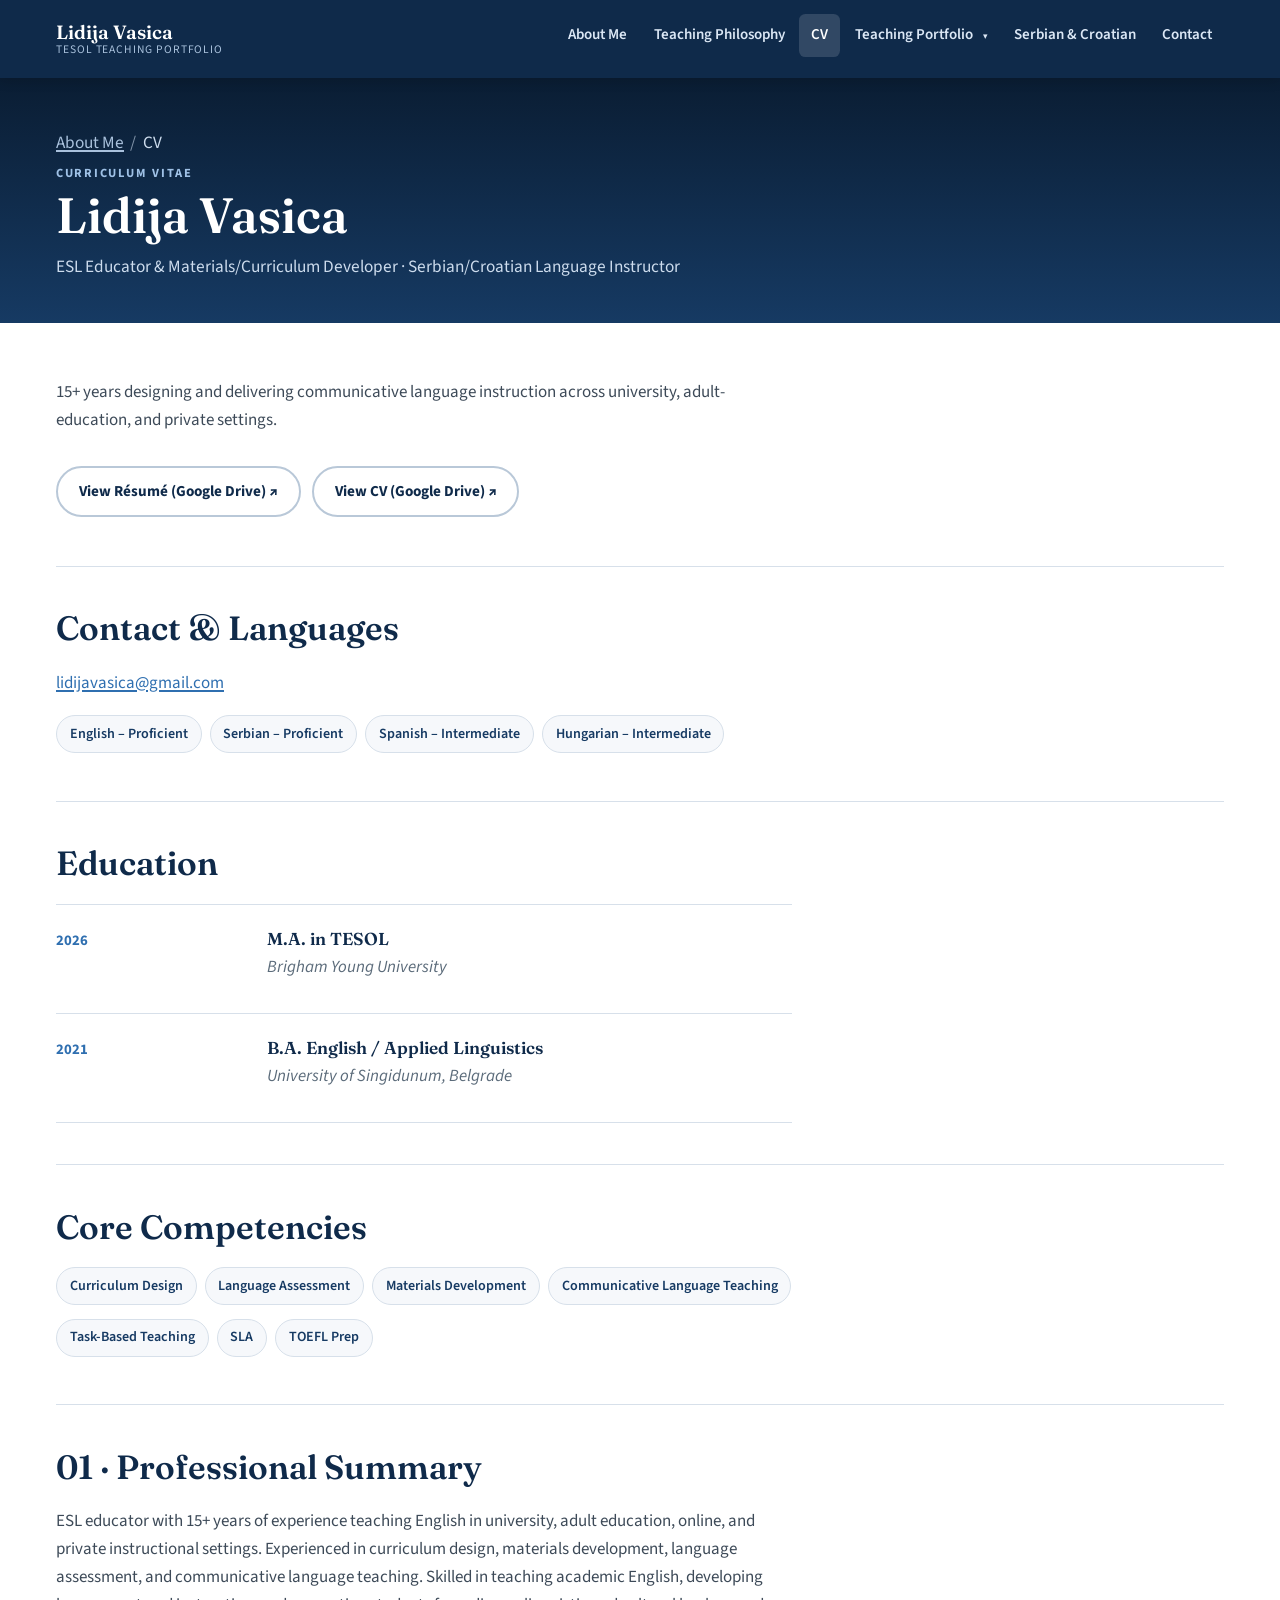
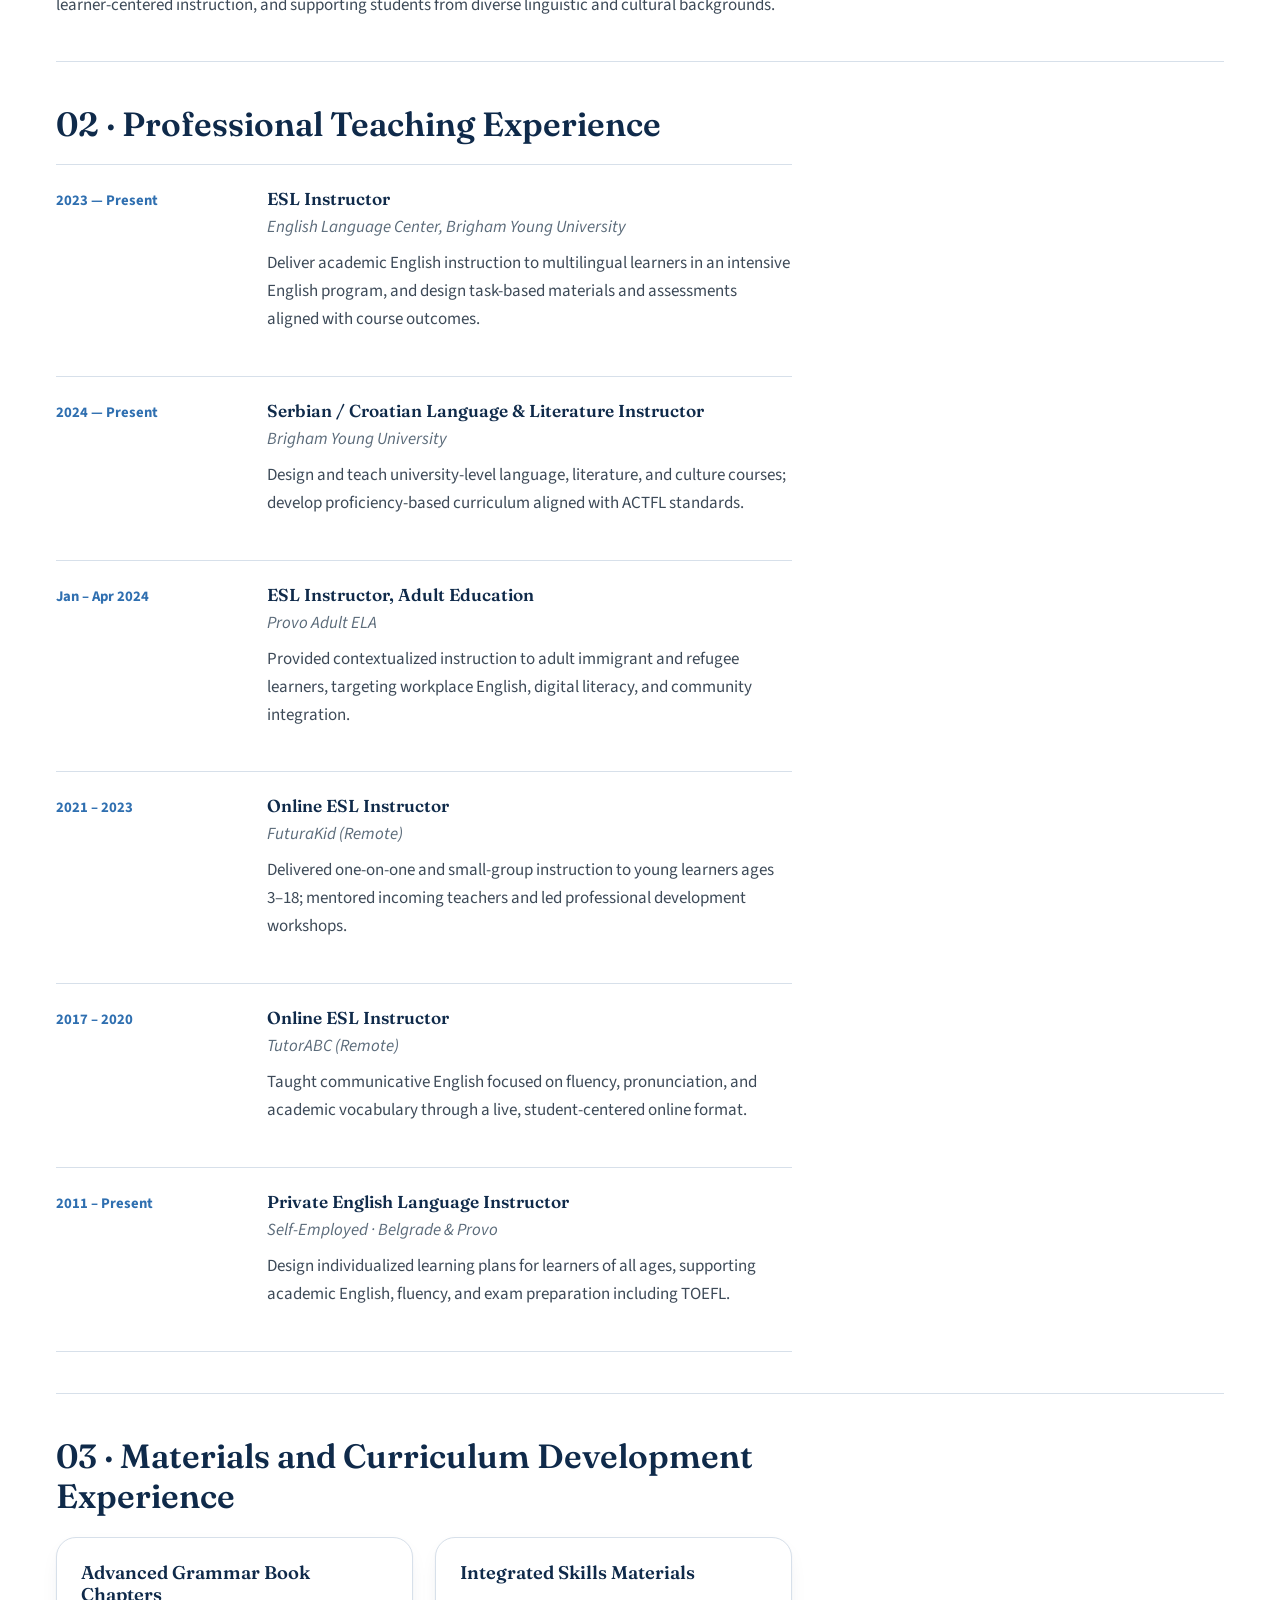
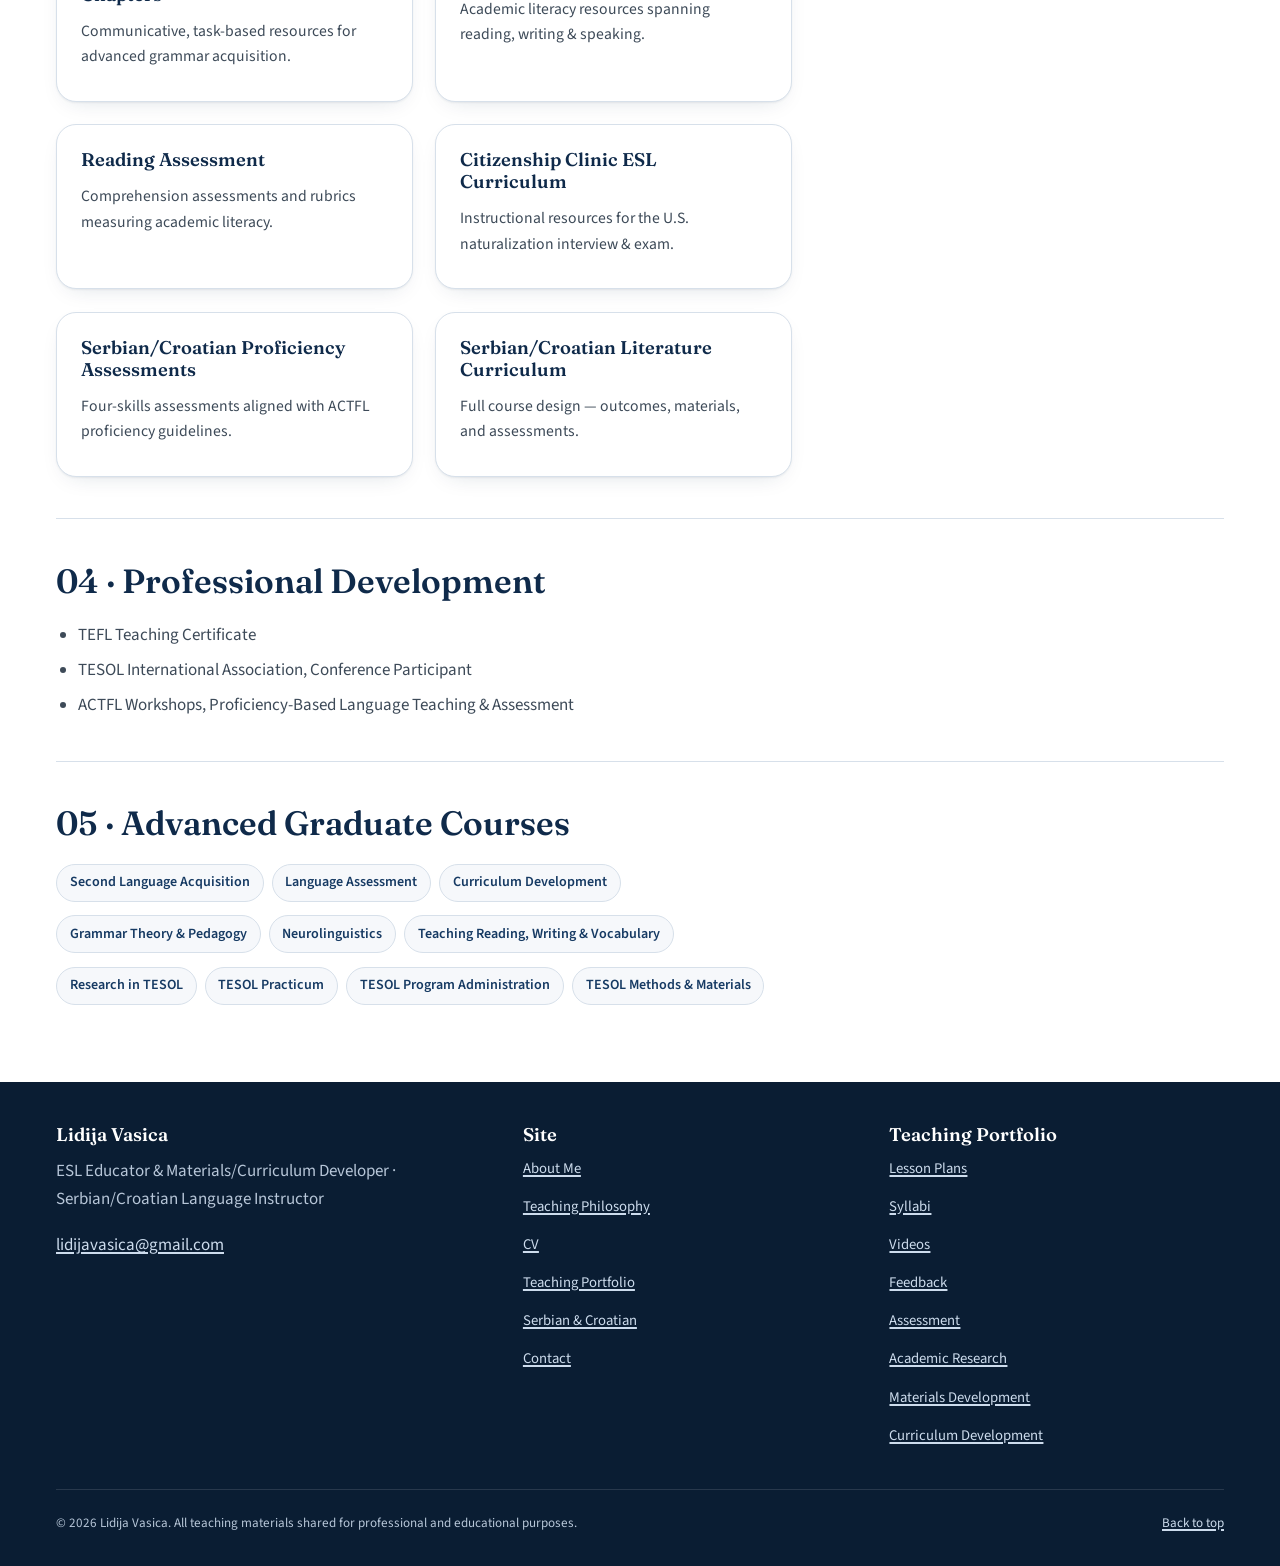
<file: resume.html>
<!DOCTYPE html>
<html lang="en">
<head>
<meta charset="UTF-8">
<meta name="viewport" content="width=device-width, initial-scale=1.0">
<title>CV | Lidija Vasica</title>
<meta name="description" content="Curriculum vitae for Lidija Vasica: TESOL education, 15+ years of ESL teaching experience, and materials/curriculum development work.">
<link rel="preconnect" href="https://fonts.googleapis.com">
<link rel="preconnect" href="https://fonts.gstatic.com" crossorigin>
<link href="https://fonts.googleapis.com/css2?family=Fraunces:opsz,wght@9..144,500;9..144,600;9..144,700&family=Source+Sans+3:wght@400;600;700&family=Caveat:wght@600;700&display=swap" rel="stylesheet">
<link rel="stylesheet" href="assets/styles.css">
</head>
<body>
<a class="skip-link" href="#main">Skip to main content</a>
<header class="site-header">
  <div class="container nav-bar">
    <a class="brand" href="index.html">Lidija Vasica<small>TESOL Teaching Portfolio</small></a>
    <button type="button" class="nav-toggle" aria-expanded="false" aria-controls="primary-navigation">
      <span class="visually-hidden">Menu</span>&#9776;
    </button>
    <nav class="main-nav" id="primary-navigation" aria-label="Primary" data-mobile-open="false">
      <ul>
        <li><a href="index.html">About Me</a></li>
<li><a href="teaching-philosophy.html">Teaching Philosophy</a></li>
<li><a href="resume.html" aria-current="page">CV</a></li>
<li class="nav-item-dropdown" data-open="false">
  <span class="nav-link-group">
    <a class="nav-link-main" href="teaching-portfolio.html">Teaching Portfolio</a>
    <button type="button" class="nav-caret-btn" aria-haspopup="true" aria-expanded="false" aria-label="Show Teaching Portfolio pages">
      <span class="nav-caret" aria-hidden="true">&#9662;</span>
    </button>
  </span>
  <ul class="dropdown-menu">
    <li><a href="lesson-plans.html">Lesson Plans</a></li>
<li><a href="syllabi.html">Syllabi</a></li>
<li><a href="videos.html">Videos</a></li>
<li><a href="feedback.html">Feedback</a></li>
<li><a href="assessment.html">Assessment</a></li>
<li><a href="academic-research.html">Academic Research</a></li>
<li><a href="materials-development.html">Materials Development</a></li>
<li><a href="curriculum-development.html">Curriculum Development</a></li>
  </ul>
</li>
<li><a href="serbian-croatian.html">Serbian &amp; Croatian</a></li>
<li><a href="contact.html">Contact</a></li>
      </ul>
    </nav>
  </div>
</header>
<main id="main">
<div class="page-header">
  <div class="container">
    <p class="breadcrumb"><a href="index.html">About Me</a><span class="sep">/</span>CV</p>
    <span class="eyebrow">Curriculum Vitae</span>
    <h1>Lidija Vasica</h1>
    <p>ESL Educator &amp; Materials/Curriculum Developer &middot; Serbian/Croatian Language Instructor</p>
  </div>
</div>
<section class="section">
  <div class="container">
    <div class="cv-header">
      <div>
        <p class="prose" style="margin-bottom:0;">15+ years designing and delivering communicative language instruction across university, adult-education, and private settings.</p>
      </div>
      <ul class="cv-download-list">
        <li><a class="btn btn-quiet" href="https://drive.google.com/file/d/16__oc9ptkZsLpLF__ha0m660tCVM8YzV/view" target="_blank" rel="noopener">View R&eacute;sum&eacute; (Google Drive) &#8599;</a></li>
        <li><a class="btn btn-quiet" href="https://drive.google.com/file/d/1KLSVSAy35RxLdGCs__FnzpX0UnLWl65b/view" target="_blank" rel="noopener">View CV (Google Drive) &#8599;</a></li>
      </ul>
    </div>

    <hr class="divider">

    <div class="prose">
      <h2>Contact &amp; Languages</h2>
      <p><a href="mailto:lidijavasica@gmail.com">lidijavasica@gmail.com</a></p>
      <ul class="chip-list" aria-label="Languages">
        <li>English &ndash; Proficient</li>
        <li>Serbian &ndash; Proficient</li>
        <li>Spanish &ndash; Intermediate</li>
        <li>Hungarian &ndash; Intermediate</li>
      </ul>
    </div>

    <hr class="divider">

    <div class="prose">
      <h2>Education</h2>
      <div class="timeline-item">
        <div class="when">2026</div>
        <div>
          <h3>M.A. in TESOL</h3>
          <span class="place">Brigham Young University</span>
        </div>
      </div>
      <div class="timeline-item">
        <div class="when">2021</div>
        <div>
          <h3>B.A. English / Applied Linguistics</h3>
          <span class="place">University of Singidunum, Belgrade</span>
        </div>
      </div>
    </div>

    <hr class="divider">

    <div class="prose">
      <h2>Core Competencies</h2>
      <ul class="chip-list">
        <li>Curriculum Design</li>
        <li>Language Assessment</li>
        <li>Materials Development</li>
        <li>Communicative Language Teaching</li>
        <li>Task-Based Teaching</li>
        <li>SLA</li>
        <li>TOEFL Prep</li>
      </ul>
    </div>

    <hr class="divider">

    <div class="prose">
      <h2>01 &middot; Professional Summary</h2>
      <p>ESL educator with 15+ years of experience teaching English in university, adult education, online, and private instructional settings. Experienced in curriculum design, materials development, language assessment, and communicative language teaching. Skilled in teaching academic English, developing learner-centered instruction, and supporting students from diverse linguistic and cultural backgrounds.</p>
    </div>

    <hr class="divider">

    <div class="prose">
      <h2>02 &middot; Professional Teaching Experience</h2>

      <div class="timeline-item">
        <div class="when">2023 &mdash; Present</div>
        <div>
          <h3>ESL Instructor</h3>
          <span class="place">English Language Center, Brigham Young University</span>
          <p>Deliver academic English instruction to multilingual learners in an intensive English program, and design task-based materials and assessments aligned with course outcomes.</p>
        </div>
      </div>

      <div class="timeline-item">
        <div class="when">2024 &mdash; Present</div>
        <div>
          <h3>Serbian / Croatian Language &amp; Literature Instructor</h3>
          <span class="place">Brigham Young University</span>
          <p>Design and teach university-level language, literature, and culture courses; develop proficiency-based curriculum aligned with ACTFL standards.</p>
        </div>
      </div>

      <div class="timeline-item">
        <div class="when">Jan &ndash; Apr 2024</div>
        <div>
          <h3>ESL Instructor, Adult Education</h3>
          <span class="place">Provo Adult ELA</span>
          <p>Provided contextualized instruction to adult immigrant and refugee learners, targeting workplace English, digital literacy, and community integration.</p>
        </div>
      </div>

      <div class="timeline-item">
        <div class="when">2021 &ndash; 2023</div>
        <div>
          <h3>Online ESL Instructor</h3>
          <span class="place">FuturaKid (Remote)</span>
          <p>Delivered one-on-one and small-group instruction to young learners ages 3&ndash;18; mentored incoming teachers and led professional development workshops.</p>
        </div>
      </div>

      <div class="timeline-item">
        <div class="when">2017 &ndash; 2020</div>
        <div>
          <h3>Online ESL Instructor</h3>
          <span class="place">TutorABC (Remote)</span>
          <p>Taught communicative English focused on fluency, pronunciation, and academic vocabulary through a live, student-centered online format.</p>
        </div>
      </div>

      <div class="timeline-item">
        <div class="when">2011 &ndash; Present</div>
        <div>
          <h3>Private English Language Instructor</h3>
          <span class="place">Self-Employed &middot; Belgrade &amp; Provo</span>
          <p>Design individualized learning plans for learners of all ages, supporting academic English, fluency, and exam preparation including TOEFL.</p>
        </div>
      </div>
    </div>

    <hr class="divider">

    <div class="prose">
      <h2>03 &middot; Materials and Curriculum Development Experience</h2>
      <div class="card-grid">
        <div class="card"><h3>Advanced Grammar Book Chapters</h3><p>Communicative, task-based resources for advanced grammar acquisition.</p></div>
        <div class="card"><h3>Integrated Skills Materials</h3><p>Academic literacy resources spanning reading, writing &amp; speaking.</p></div>
        <div class="card"><h3>Reading Assessment</h3><p>Comprehension assessments and rubrics measuring academic literacy.</p></div>
        <div class="card"><h3>Citizenship Clinic ESL Curriculum</h3><p>Instructional resources for the U.S. naturalization interview &amp; exam.</p></div>
        <div class="card"><h3>Serbian/Croatian Proficiency Assessments</h3><p>Four-skills assessments aligned with ACTFL proficiency guidelines.</p></div>
        <div class="card"><h3>Serbian/Croatian Literature Curriculum</h3><p>Full course design &mdash; outcomes, materials, and assessments.</p></div>
      </div>
    </div>

    <hr class="divider">

    <div class="prose">
      <h2>04 &middot; Professional Development</h2>
      <ul>
        <li>TEFL Teaching Certificate</li>
        <li>TESOL International Association, Conference Participant</li>
        <li>ACTFL Workshops, Proficiency-Based Language Teaching &amp; Assessment</li>
      </ul>
    </div>

    <hr class="divider">

    <div class="prose">
      <h2>05 &middot; Advanced Graduate Courses</h2>
      <ul class="chip-list">
        <li>Second Language Acquisition</li>
        <li>Language Assessment</li>
        <li>Curriculum Development</li>
        <li>Grammar Theory &amp; Pedagogy</li>
        <li>Neurolinguistics</li>
        <li>Teaching Reading, Writing &amp; Vocabulary</li>
        <li>Research in TESOL</li>
        <li>TESOL Practicum</li>
        <li>TESOL Program Administration</li>
        <li>TESOL Methods &amp; Materials</li>
      </ul>
    </div>
  </div>
</section>
</main>
<footer class="site-footer">
  <div class="container">
    <div class="footer-grid">
      <div>
        <h2>Lidija Vasica</h2>
        <p>ESL Educator &amp; Materials/Curriculum Developer &middot; Serbian/Croatian Language Instructor</p>
        <p><a href="mailto:lidijavasica@gmail.com">lidijavasica@gmail.com</a></p>
      </div>
      <div>
        <h2>Site</h2>
        <ul class="footer-nav-list">
          <li><a href="index.html">About Me</a></li>
<li><a href="teaching-philosophy.html">Teaching Philosophy</a></li>
<li><a href="resume.html">CV</a></li>
<li><a href="teaching-portfolio.html">Teaching Portfolio</a></li>
<li><a href="serbian-croatian.html">Serbian &amp; Croatian</a></li>
<li><a href="contact.html">Contact</a></li>
        </ul>
      </div>
      <div>
        <h2>Teaching Portfolio</h2>
        <ul class="footer-nav-list">
          <li><a href="lesson-plans.html">Lesson Plans</a></li>
<li><a href="syllabi.html">Syllabi</a></li>
<li><a href="videos.html">Videos</a></li>
<li><a href="feedback.html">Feedback</a></li>
<li><a href="assessment.html">Assessment</a></li>
<li><a href="academic-research.html">Academic Research</a></li>
<li><a href="materials-development.html">Materials Development</a></li>
<li><a href="curriculum-development.html">Curriculum Development</a></li>
        </ul>
      </div>
    </div>
    <div class="footer-bottom">
      <span>&copy; <span id="year">2026</span> Lidija Vasica. All teaching materials shared for professional and educational purposes.</span>
      <a href="#main">Back to top</a>
    </div>
  </div>
</footer>
<script src="assets/script.js"></script>
</body>
</html>
</file>
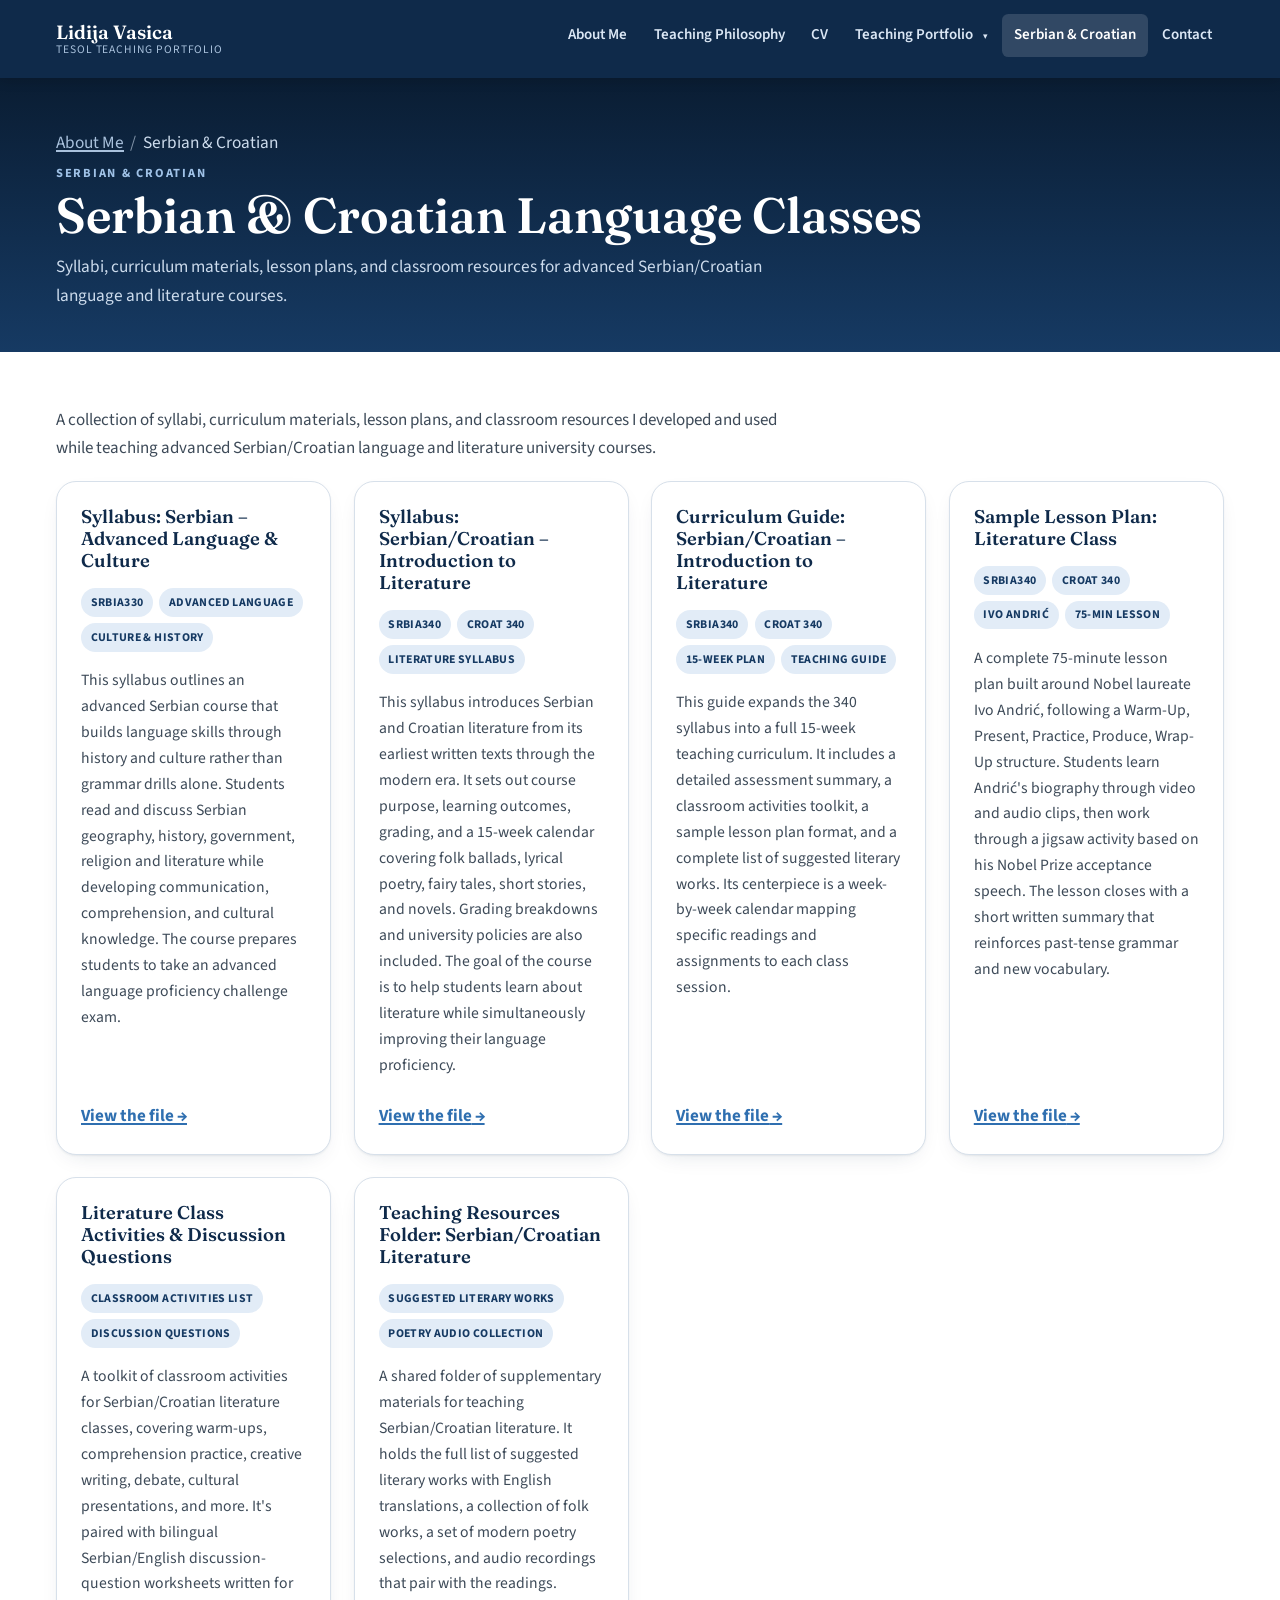
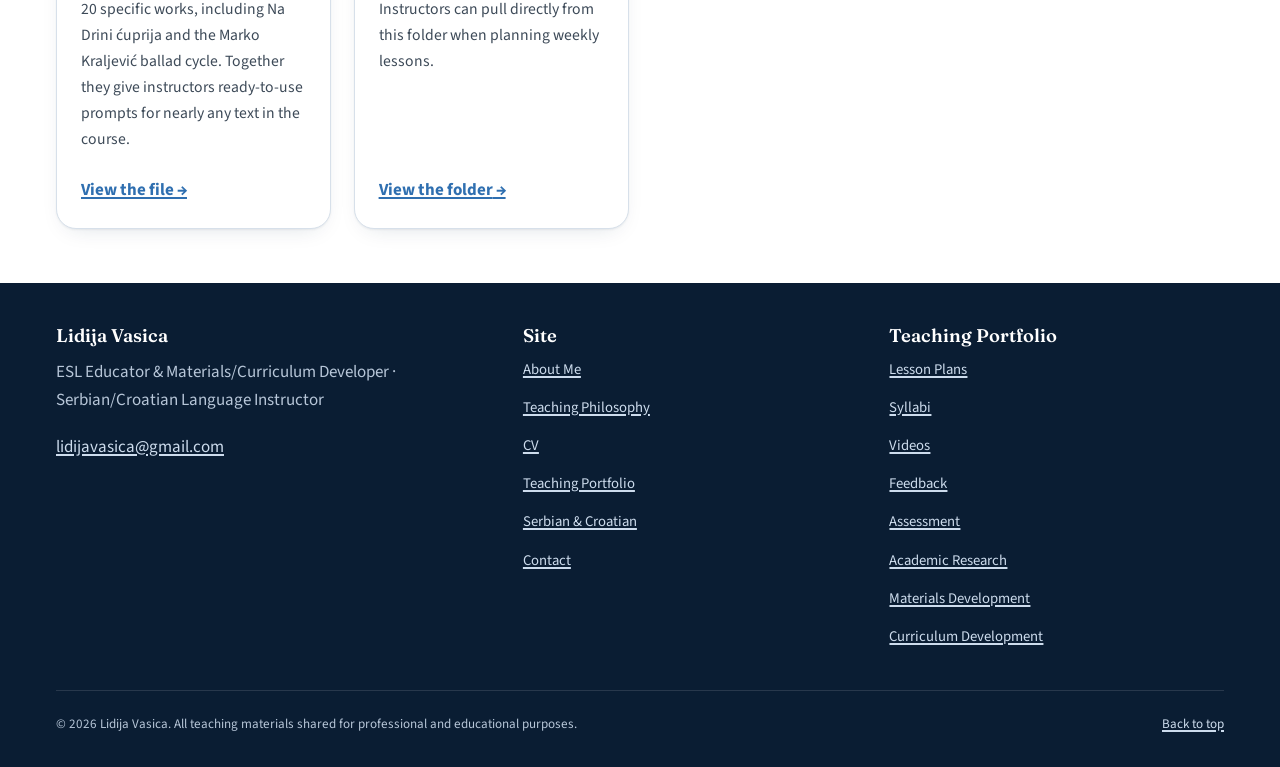
<file: serbian-croatian.html>
<!DOCTYPE html>
<html lang="en">
<head>
<meta charset="UTF-8">
<meta name="viewport" content="width=device-width, initial-scale=1.0">
<title>Serbian &amp; Croatian Language Classes | Lidija Vasica</title>
<meta name="description" content="Syllabi, curriculum guides, lesson plans, and classroom resources for Lidija Vasica's Serbian and Croatian language and literature university courses.">
<link rel="preconnect" href="https://fonts.googleapis.com">
<link rel="preconnect" href="https://fonts.gstatic.com" crossorigin>
<link href="https://fonts.googleapis.com/css2?family=Fraunces:opsz,wght@9..144,500;9..144,600;9..144,700&family=Source+Sans+3:wght@400;600;700&family=Caveat:wght@600;700&display=swap" rel="stylesheet">
<link rel="stylesheet" href="assets/styles.css">
</head>
<body>
<a class="skip-link" href="#main">Skip to main content</a>
<header class="site-header">
  <div class="container nav-bar">
    <a class="brand" href="index.html">Lidija Vasica<small>TESOL Teaching Portfolio</small></a>
    <button type="button" class="nav-toggle" aria-expanded="false" aria-controls="primary-navigation">
      <span class="visually-hidden">Menu</span>&#9776;
    </button>
    <nav class="main-nav" id="primary-navigation" aria-label="Primary" data-mobile-open="false">
      <ul>
        <li><a href="index.html">About Me</a></li>
<li><a href="teaching-philosophy.html">Teaching Philosophy</a></li>
<li><a href="resume.html">CV</a></li>
<li class="nav-item-dropdown" data-open="false">
  <span class="nav-link-group">
    <a class="nav-link-main" href="teaching-portfolio.html">Teaching Portfolio</a>
    <button type="button" class="nav-caret-btn" aria-haspopup="true" aria-expanded="false" aria-label="Show Teaching Portfolio pages">
      <span class="nav-caret" aria-hidden="true">&#9662;</span>
    </button>
  </span>
  <ul class="dropdown-menu">
    <li><a href="lesson-plans.html">Lesson Plans</a></li>
<li><a href="syllabi.html">Syllabi</a></li>
<li><a href="videos.html">Videos</a></li>
<li><a href="feedback.html">Feedback</a></li>
<li><a href="assessment.html">Assessment</a></li>
<li><a href="academic-research.html">Academic Research</a></li>
<li><a href="materials-development.html">Materials Development</a></li>
<li><a href="curriculum-development.html">Curriculum Development</a></li>
  </ul>
</li>
<li><a href="serbian-croatian.html" aria-current="page">Serbian &amp; Croatian</a></li>
<li><a href="contact.html">Contact</a></li>
      </ul>
    </nav>
  </div>
</header>
<main id="main">
<div class="page-header">
  <div class="container">
    <p class="breadcrumb"><a href="index.html">About Me</a><span class="sep">/</span>Serbian &amp; Croatian</p>
    <span class="eyebrow">Serbian &amp; Croatian</span>
    <h1>Serbian &amp; Croatian Language Classes</h1>
    <p>Syllabi, curriculum materials, lesson plans, and classroom resources for advanced Serbian/Croatian language and literature courses.</p>
  </div>
</div>
<section class="section">
  <div class="container">
    <p class="prose">A collection of syllabi, curriculum materials, lesson plans, and classroom resources I developed and used while teaching advanced Serbian/Croatian language and literature university courses.</p>
    <div class="card-grid">
      <article class="card">
        <h3>Syllabus: Serbian &ndash; Advanced Language &amp; Culture</h3>
        <ul class="tag-list"><li>SRBIA330</li><li>Advanced Language</li><li>Culture &amp; History</li></ul>
        <p>This syllabus outlines an advanced Serbian course that builds language skills through history and culture rather than grammar drills alone. Students read and discuss Serbian geography, history, government, religion and literature while developing communication, comprehension, and cultural knowledge. The course prepares students to take an advanced language proficiency challenge exam.</p>
        <div class="card-footer">
          <a class="link-arrow" href="https://docs.google.com/document/d/1dpyYIMQ8xFxdoo9F0uVsRYxoDaqieqHn/edit" target="_blank" rel="noopener">View the file</a>
        </div>
      </article>
      <article class="card">
        <h3>Syllabus: Serbian/Croatian &ndash; Introduction to Literature</h3>
        <ul class="tag-list"><li>SRBIA340</li><li>CROAT 340</li><li>Literature Syllabus</li></ul>
        <p>This syllabus introduces Serbian and Croatian literature from its earliest written texts through the modern era. It sets out course purpose, learning outcomes, grading, and a 15-week calendar covering folk ballads, lyrical poetry, fairy tales, short stories, and novels. Grading breakdowns and university policies are also included. The goal of the course is to help students learn about literature while simultaneously improving their language proficiency.</p>
        <div class="card-footer">
          <a class="link-arrow" href="https://docs.google.com/document/d/1EF3U4r3Mjp2A_lzaTNcDhJPpo-mrBJXo/edit" target="_blank" rel="noopener">View the file</a>
        </div>
      </article>
      <article class="card">
        <h3>Curriculum Guide: Serbian/Croatian &ndash; Introduction to Literature</h3>
        <ul class="tag-list"><li>SRBIA340</li><li>CROAT 340</li><li>15-Week Plan</li><li>Teaching Guide</li></ul>
        <p>This guide expands the 340 syllabus into a full 15-week teaching curriculum. It includes a detailed assessment summary, a classroom activities toolkit, a sample lesson plan format, and a complete list of suggested literary works. Its centerpiece is a week-by-week calendar mapping specific readings and assignments to each class session.</p>
        <div class="card-footer">
          <a class="link-arrow" href="https://docs.google.com/document/d/1FAVKexYpwdS6GTSYX4pgHRMW3aHpupuv/edit" target="_blank" rel="noopener">View the file</a>
        </div>
      </article>
      <article class="card">
        <h3>Sample Lesson Plan: Literature Class</h3>
        <ul class="tag-list"><li>SRBIA340</li><li>CROAT 340</li><li>Ivo Andrić</li><li>75-Min Lesson</li></ul>
        <p>A complete 75-minute lesson plan built around Nobel laureate Ivo Andrić, following a Warm-Up, Present, Practice, Produce, Wrap-Up structure. Students learn Andrić's biography through video and audio clips, then work through a jigsaw activity based on his Nobel Prize acceptance speech. The lesson closes with a short written summary that reinforces past-tense grammar and new vocabulary.</p>
        <div class="card-footer">
          <a class="link-arrow" href="https://docs.google.com/document/d/1ApG44NcEpxzC7EKsHoTUu25K2-sR8zcV/edit" target="_blank" rel="noopener">View the file</a>
        </div>
      </article>
      <article class="card">
        <h3>Literature Class Activities &amp; Discussion Questions</h3>
        <ul class="tag-list"><li>Classroom Activities List</li><li>Discussion Questions</li></ul>
        <p>A toolkit of classroom activities for Serbian/Croatian literature classes, covering warm-ups, comprehension practice, creative writing, debate, cultural presentations, and more. It's paired with bilingual Serbian/English discussion-question worksheets written for 20 specific works, including Na Drini ćuprija and the Marko Kraljević ballad cycle. Together they give instructors ready-to-use prompts for nearly any text in the course.</p>
        <div class="card-footer">
          <a class="link-arrow" href="https://docs.google.com/document/d/15v5oAm0yBbtRhlWODA3xc5DCna5pULOA/edit" target="_blank" rel="noopener">View the file</a>
        </div>
      </article>
      <article class="card">
        <h3>Teaching Resources Folder: Serbian/Croatian Literature</h3>
        <ul class="tag-list"><li>Suggested Literary Works</li><li>Poetry Audio Collection</li></ul>
        <p>A shared folder of supplementary materials for teaching Serbian/Croatian literature. It holds the full list of suggested literary works with English translations, a collection of folk works, a set of modern poetry selections, and audio recordings that pair with the readings. Instructors can pull directly from this folder when planning weekly lessons.</p>
        <div class="card-footer">
          <a class="link-arrow" href="https://drive.google.com/drive/folders/1a0eKkeHRkvTXJn0A3QteQI036EqtRMyj" target="_blank" rel="noopener">View the folder</a>
        </div>
      </article>
    </div>
  </div>
</section>
</main>
<footer class="site-footer">
  <div class="container">
    <div class="footer-grid">
      <div>
        <h2>Lidija Vasica</h2>
        <p>ESL Educator &amp; Materials/Curriculum Developer &middot; Serbian/Croatian Language Instructor</p>
        <p><a href="mailto:lidijavasica@gmail.com">lidijavasica@gmail.com</a></p>
      </div>
      <div>
        <h2>Site</h2>
        <ul class="footer-nav-list">
          <li><a href="index.html">About Me</a></li>
<li><a href="teaching-philosophy.html">Teaching Philosophy</a></li>
<li><a href="resume.html">CV</a></li>
<li><a href="teaching-portfolio.html">Teaching Portfolio</a></li>
<li><a href="serbian-croatian.html">Serbian &amp; Croatian</a></li>
<li><a href="contact.html">Contact</a></li>
        </ul>
      </div>
      <div>
        <h2>Teaching Portfolio</h2>
        <ul class="footer-nav-list">
          <li><a href="lesson-plans.html">Lesson Plans</a></li>
<li><a href="syllabi.html">Syllabi</a></li>
<li><a href="videos.html">Videos</a></li>
<li><a href="feedback.html">Feedback</a></li>
<li><a href="assessment.html">Assessment</a></li>
<li><a href="academic-research.html">Academic Research</a></li>
<li><a href="materials-development.html">Materials Development</a></li>
<li><a href="curriculum-development.html">Curriculum Development</a></li>
        </ul>
      </div>
    </div>
    <div class="footer-bottom">
      <span>&copy; <span id="year">2026</span> Lidija Vasica. All teaching materials shared for professional and educational purposes.</span>
      <a href="#main">Back to top</a>
    </div>
  </div>
</footer>
<script src="assets/script.js"></script>
</body>
</html>
</file>
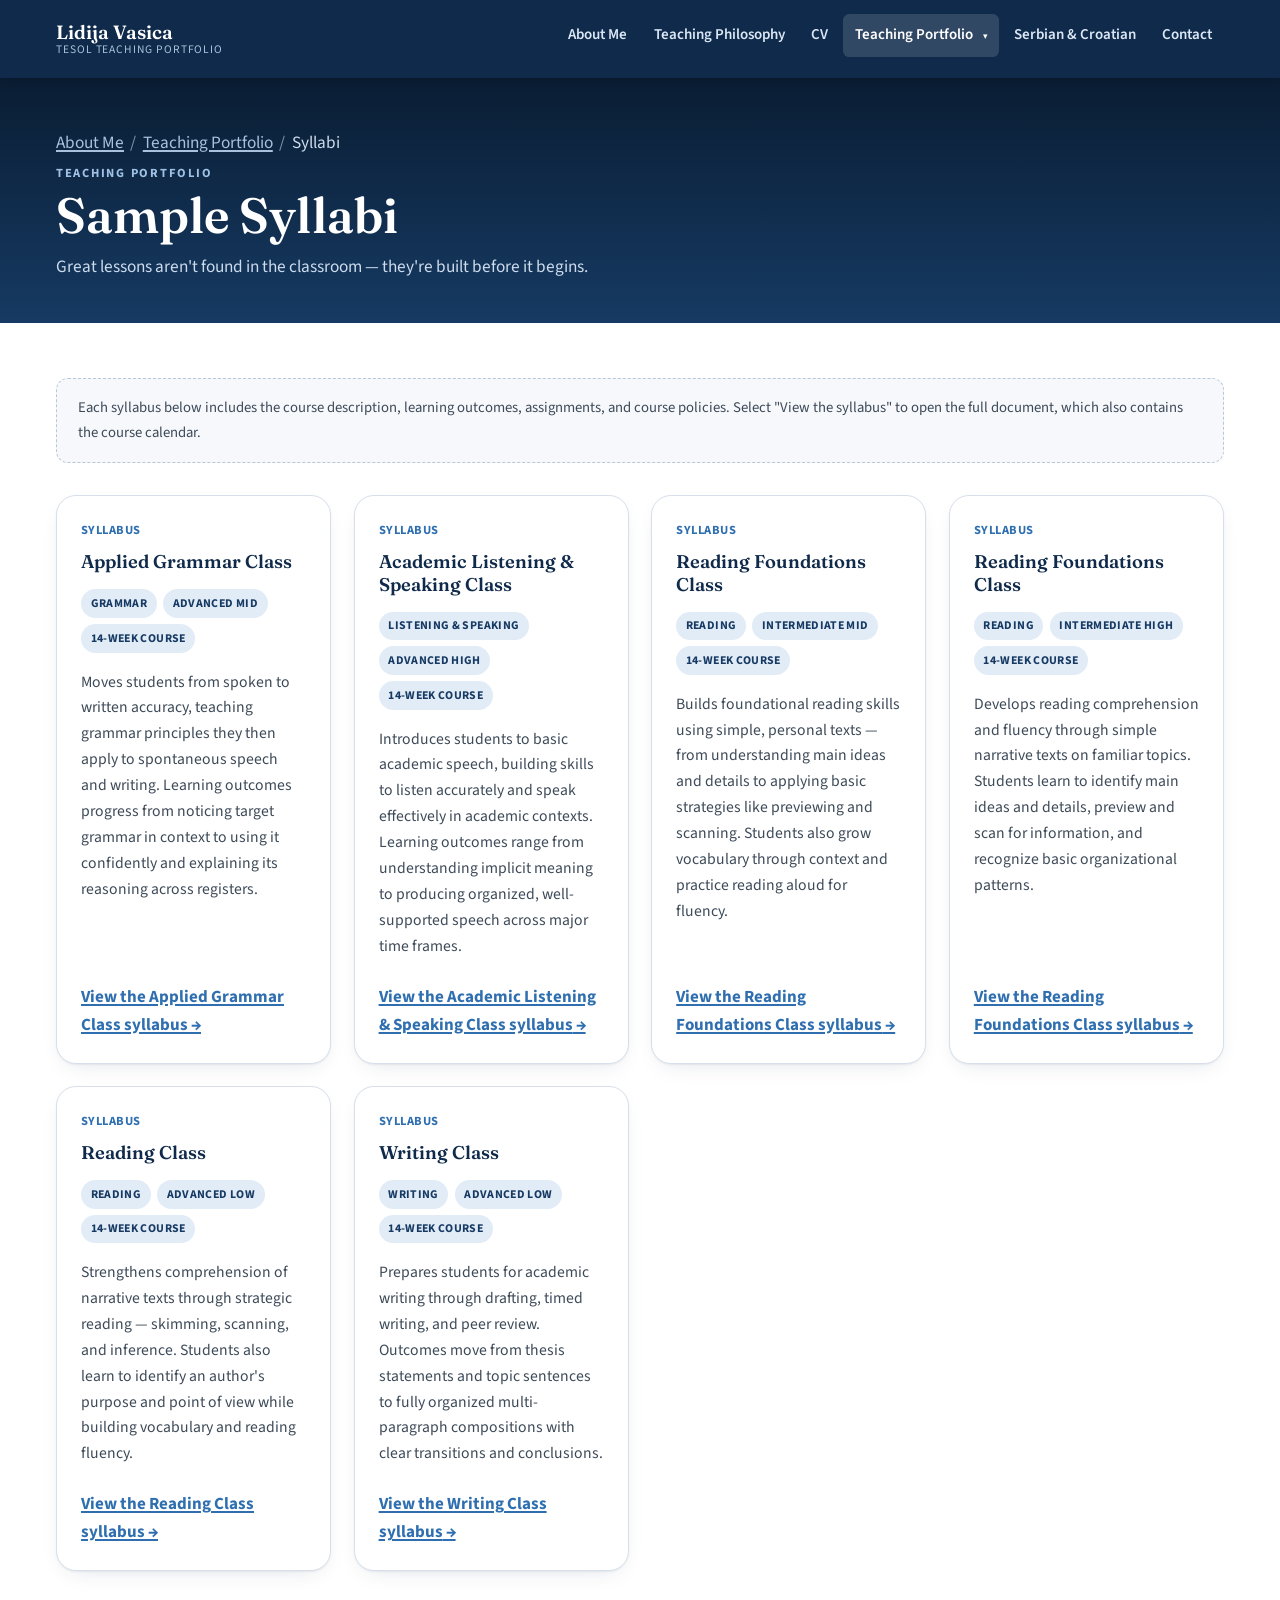
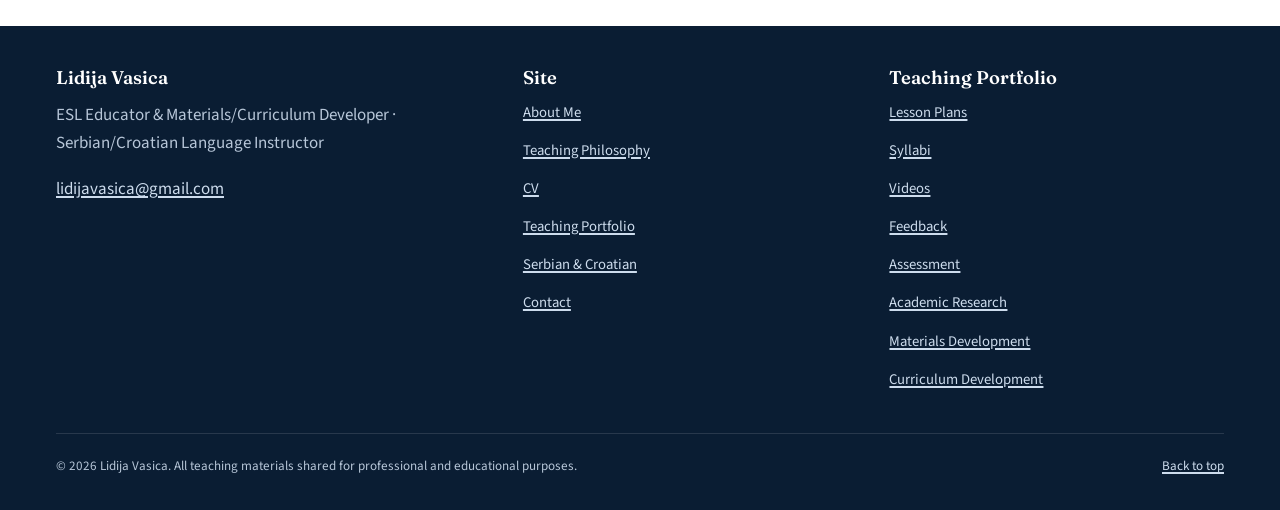
<file: syllabi.html>
<!DOCTYPE html>
<html lang="en">
<head>
<meta charset="UTF-8">
<meta name="viewport" content="width=device-width, initial-scale=1.0">
<title>Sample Syllabi | Lidija Vasica</title>
<meta name="description" content="Selected ESL course syllabi by Lidija Vasica for applied grammar, academic listening and speaking, reading, and writing classes.">
<link rel="preconnect" href="https://fonts.googleapis.com">
<link rel="preconnect" href="https://fonts.gstatic.com" crossorigin>
<link href="https://fonts.googleapis.com/css2?family=Fraunces:opsz,wght@9..144,500;9..144,600;9..144,700&family=Source+Sans+3:wght@400;600;700&family=Caveat:wght@600;700&display=swap" rel="stylesheet">
<link rel="stylesheet" href="assets/styles.css">
</head>
<body>
<a class="skip-link" href="#main">Skip to main content</a>
<header class="site-header">
  <div class="container nav-bar">
    <a class="brand" href="index.html">Lidija Vasica<small>TESOL Teaching Portfolio</small></a>
    <button type="button" class="nav-toggle" aria-expanded="false" aria-controls="primary-navigation">
      <span class="visually-hidden">Menu</span>&#9776;
    </button>
    <nav class="main-nav" id="primary-navigation" aria-label="Primary" data-mobile-open="false">
      <ul>
        <li><a href="index.html">About Me</a></li>
<li><a href="teaching-philosophy.html">Teaching Philosophy</a></li>
<li><a href="resume.html">CV</a></li>
<li class="nav-item-dropdown" data-open="false">
  <span class="nav-link-group active-section">
    <a class="nav-link-main" href="teaching-portfolio.html">Teaching Portfolio</a>
    <button type="button" class="nav-caret-btn" aria-haspopup="true" aria-expanded="false" aria-label="Show Teaching Portfolio pages">
      <span class="nav-caret" aria-hidden="true">&#9662;</span>
    </button>
  </span>
  <ul class="dropdown-menu">
    <li><a href="lesson-plans.html">Lesson Plans</a></li>
<li><a href="syllabi.html" aria-current="page">Syllabi</a></li>
<li><a href="videos.html">Videos</a></li>
<li><a href="feedback.html">Feedback</a></li>
<li><a href="assessment.html">Assessment</a></li>
<li><a href="academic-research.html">Academic Research</a></li>
<li><a href="materials-development.html">Materials Development</a></li>
<li><a href="curriculum-development.html">Curriculum Development</a></li>
  </ul>
</li>
<li><a href="serbian-croatian.html">Serbian &amp; Croatian</a></li>
<li><a href="contact.html">Contact</a></li>
      </ul>
    </nav>
  </div>
</header>
<main id="main">
<div class="page-header">
  <div class="container">
    <p class="breadcrumb"><a href="index.html">About Me</a><span class="sep">/</span><a href="teaching-portfolio.html">Teaching Portfolio</a><span class="sep">/</span>Syllabi</p>
    <span class="eyebrow">Teaching Portfolio</span>
    <h1>Sample Syllabi</h1>
    <p>Great lessons aren't found in the classroom &mdash; they're built before it begins.</p>
  </div>
</div>
<section class="section">
  <div class="container">
    <div class="notice" style="margin-bottom:2rem;">
      Each syllabus below includes the course description, learning outcomes, assignments, and course policies. Select "View the syllabus" to open the full document, which also contains the course calendar.
    </div>
    <div class="card-grid">
      <article class="card">
        <span class="meta">Syllabus</span>
        <h3>Applied Grammar Class</h3>
        <ul class="tag-list"><li>Grammar</li><li>Advanced Mid</li><li>14-Week Course</li></ul>
        <p>Moves students from spoken to written accuracy, teaching grammar principles they then apply to spontaneous speech and writing. Learning outcomes progress from noticing target grammar in context to using it confidently and explaining its reasoning across registers.</p>
        <div class="card-footer">
          <a class="link-arrow" href="https://docs.google.com/document/d/18qo179FnjwG1JYsjKGvtdnCYBIr1QJRT/edit" target="_blank" rel="noopener">View the Applied Grammar Class syllabus</a>
        </div>
      </article>
      <article class="card">
        <span class="meta">Syllabus</span>
        <h3>Academic Listening &amp; Speaking Class</h3>
        <ul class="tag-list"><li>Listening &amp; Speaking</li><li>Advanced High</li><li>14-Week Course</li></ul>
        <p>Introduces students to basic academic speech, building skills to listen accurately and speak effectively in academic contexts. Learning outcomes range from understanding implicit meaning to producing organized, well-supported speech across major time frames.</p>
        <div class="card-footer">
          <a class="link-arrow" href="https://docs.google.com/document/d/1cIb_fVAXrGc7vmDBkSy8AZt_wRrlg40O/edit" target="_blank" rel="noopener">View the Academic Listening &amp; Speaking Class syllabus</a>
        </div>
      </article>
      <article class="card">
        <span class="meta">Syllabus</span>
        <h3>Reading Foundations Class</h3>
        <ul class="tag-list"><li>Reading</li><li>Intermediate Mid</li><li>14-Week Course</li></ul>
        <p>Builds foundational reading skills using simple, personal texts &mdash; from understanding main ideas and details to applying basic strategies like previewing and scanning. Students also grow vocabulary through context and practice reading aloud for fluency.</p>
        <div class="card-footer">
          <a class="link-arrow" href="https://docs.google.com/document/d/1H48e7VmsX7QpaqHqzjw99Y-MIFI4gYyP/edit" target="_blank" rel="noopener">View the Reading Foundations Class syllabus</a>
        </div>
      </article>
      <article class="card">
        <span class="meta">Syllabus</span>
        <h3>Reading Foundations Class</h3>
        <ul class="tag-list"><li>Reading</li><li>Intermediate High</li><li>14-Week Course</li></ul>
        <p>Develops reading comprehension and fluency through simple narrative texts on familiar topics. Students learn to identify main ideas and details, preview and scan for information, and recognize basic organizational patterns.</p>
        <div class="card-footer">
          <a class="link-arrow" href="https://docs.google.com/document/d/1yj9JkQ3sUPBnI3JYa_4xr7LKMfzKWGuB/edit" target="_blank" rel="noopener">View the Reading Foundations Class syllabus</a>
        </div>
      </article>
      <article class="card">
        <span class="meta">Syllabus</span>
        <h3>Reading Class</h3>
        <ul class="tag-list"><li>Reading</li><li>Advanced Low</li><li>14-Week Course</li></ul>
        <p>Strengthens comprehension of narrative texts through strategic reading &mdash; skimming, scanning, and inference. Students also learn to identify an author's purpose and point of view while building vocabulary and reading fluency.</p>
        <div class="card-footer">
          <a class="link-arrow" href="https://docs.google.com/document/d/1_ucv6laeDzuiHaO1RYr-qRe-4FxlRt4Y/edit" target="_blank" rel="noopener">View the Reading Class syllabus</a>
        </div>
      </article>
      <article class="card">
        <span class="meta">Syllabus</span>
        <h3>Writing Class</h3>
        <ul class="tag-list"><li>Writing</li><li>Advanced Low</li><li>14-Week Course</li></ul>
        <p>Prepares students for academic writing through drafting, timed writing, and peer review. Outcomes move from thesis statements and topic sentences to fully organized multi-paragraph compositions with clear transitions and conclusions.</p>
        <div class="card-footer">
          <a class="link-arrow" href="https://docs.google.com/document/d/1_bLhgg4jeQL_HM70Q9VmMLM128jMexgv/edit" target="_blank" rel="noopener">View the Writing Class syllabus</a>
        </div>
      </article>
    </div>
  </div>
</section>
</main>
<footer class="site-footer">
  <div class="container">
    <div class="footer-grid">
      <div>
        <h2>Lidija Vasica</h2>
        <p>ESL Educator &amp; Materials/Curriculum Developer &middot; Serbian/Croatian Language Instructor</p>
        <p><a href="mailto:lidijavasica@gmail.com">lidijavasica@gmail.com</a></p>
      </div>
      <div>
        <h2>Site</h2>
        <ul class="footer-nav-list">
          <li><a href="index.html">About Me</a></li>
<li><a href="teaching-philosophy.html">Teaching Philosophy</a></li>
<li><a href="resume.html">CV</a></li>
<li><a href="teaching-portfolio.html">Teaching Portfolio</a></li>
<li><a href="serbian-croatian.html">Serbian &amp; Croatian</a></li>
<li><a href="contact.html">Contact</a></li>
        </ul>
      </div>
      <div>
        <h2>Teaching Portfolio</h2>
        <ul class="footer-nav-list">
          <li><a href="lesson-plans.html">Lesson Plans</a></li>
<li><a href="syllabi.html">Syllabi</a></li>
<li><a href="videos.html">Videos</a></li>
<li><a href="feedback.html">Feedback</a></li>
<li><a href="assessment.html">Assessment</a></li>
<li><a href="academic-research.html">Academic Research</a></li>
<li><a href="materials-development.html">Materials Development</a></li>
<li><a href="curriculum-development.html">Curriculum Development</a></li>
        </ul>
      </div>
    </div>
    <div class="footer-bottom">
      <span>&copy; <span id="year">2026</span> Lidija Vasica. All teaching materials shared for professional and educational purposes.</span>
      <a href="#main">Back to top</a>
    </div>
  </div>
</footer>
<script src="assets/script.js"></script>
</body>
</html>
</file>
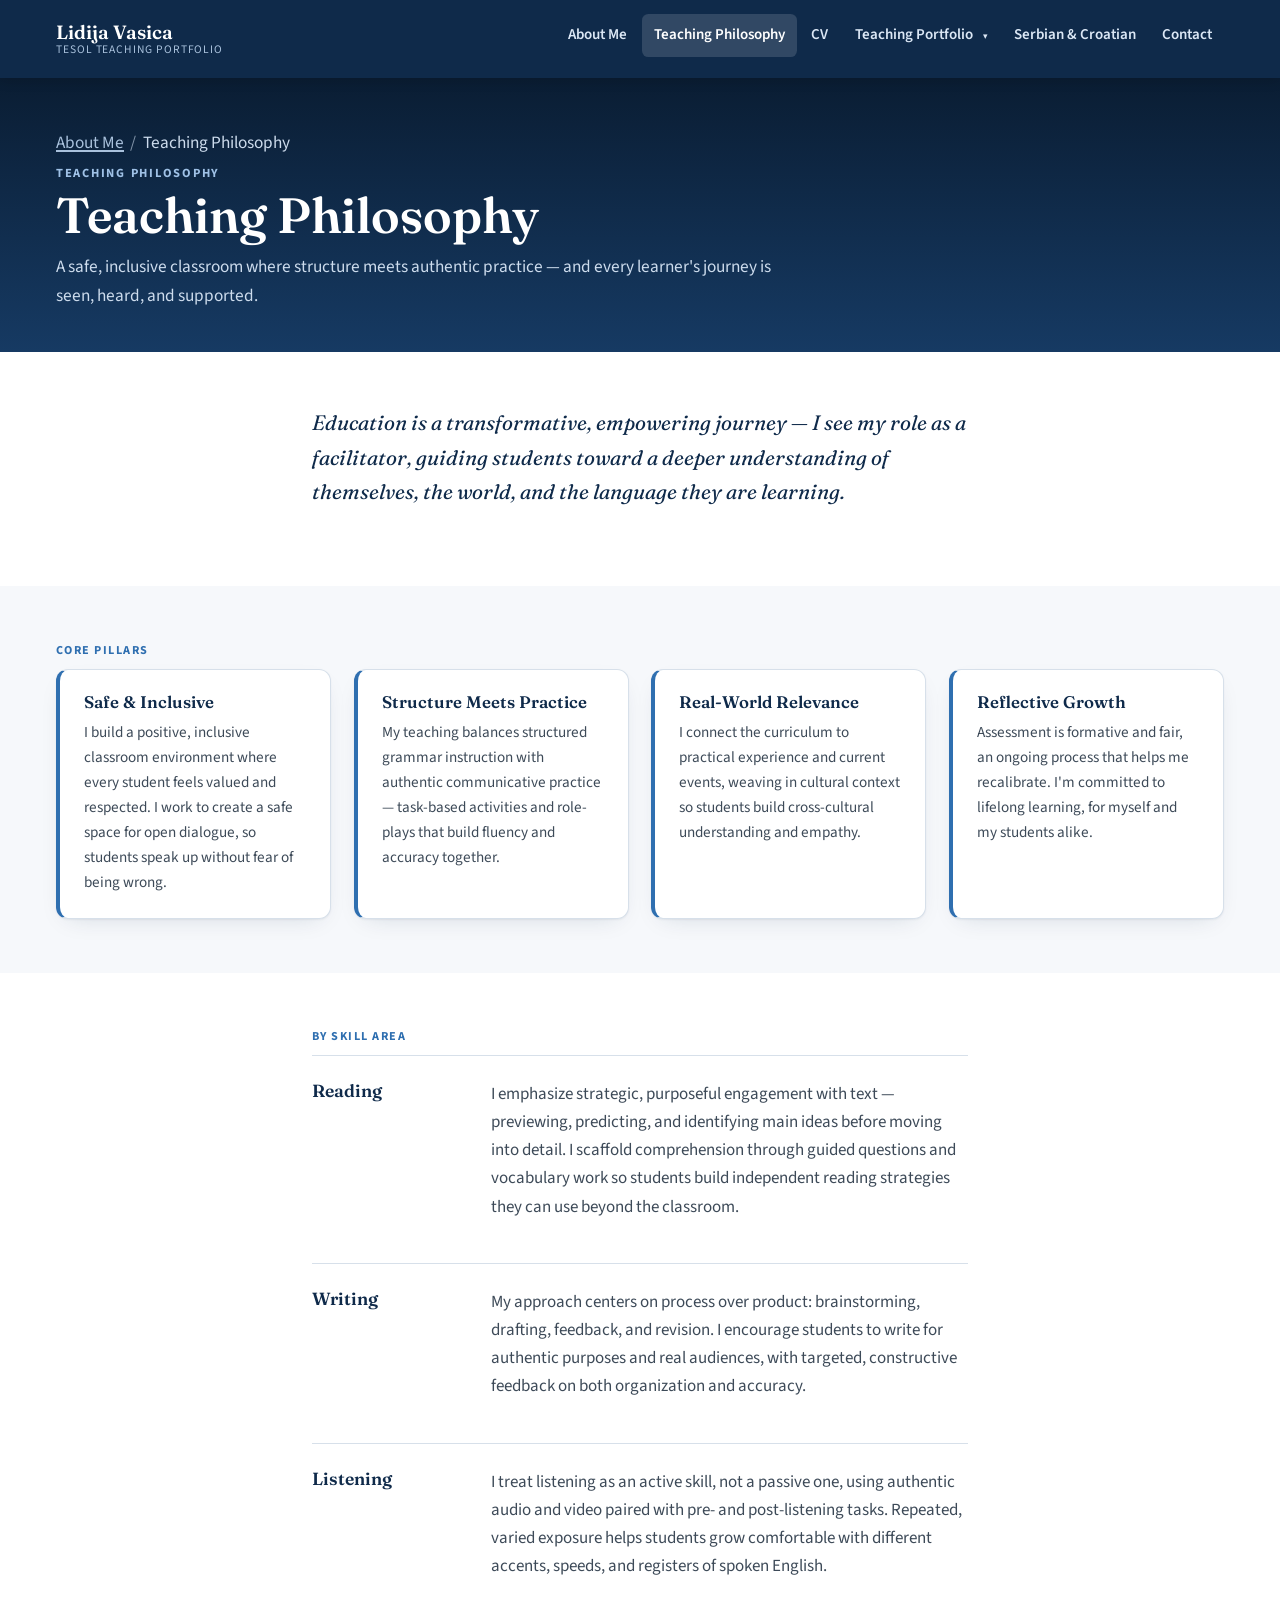
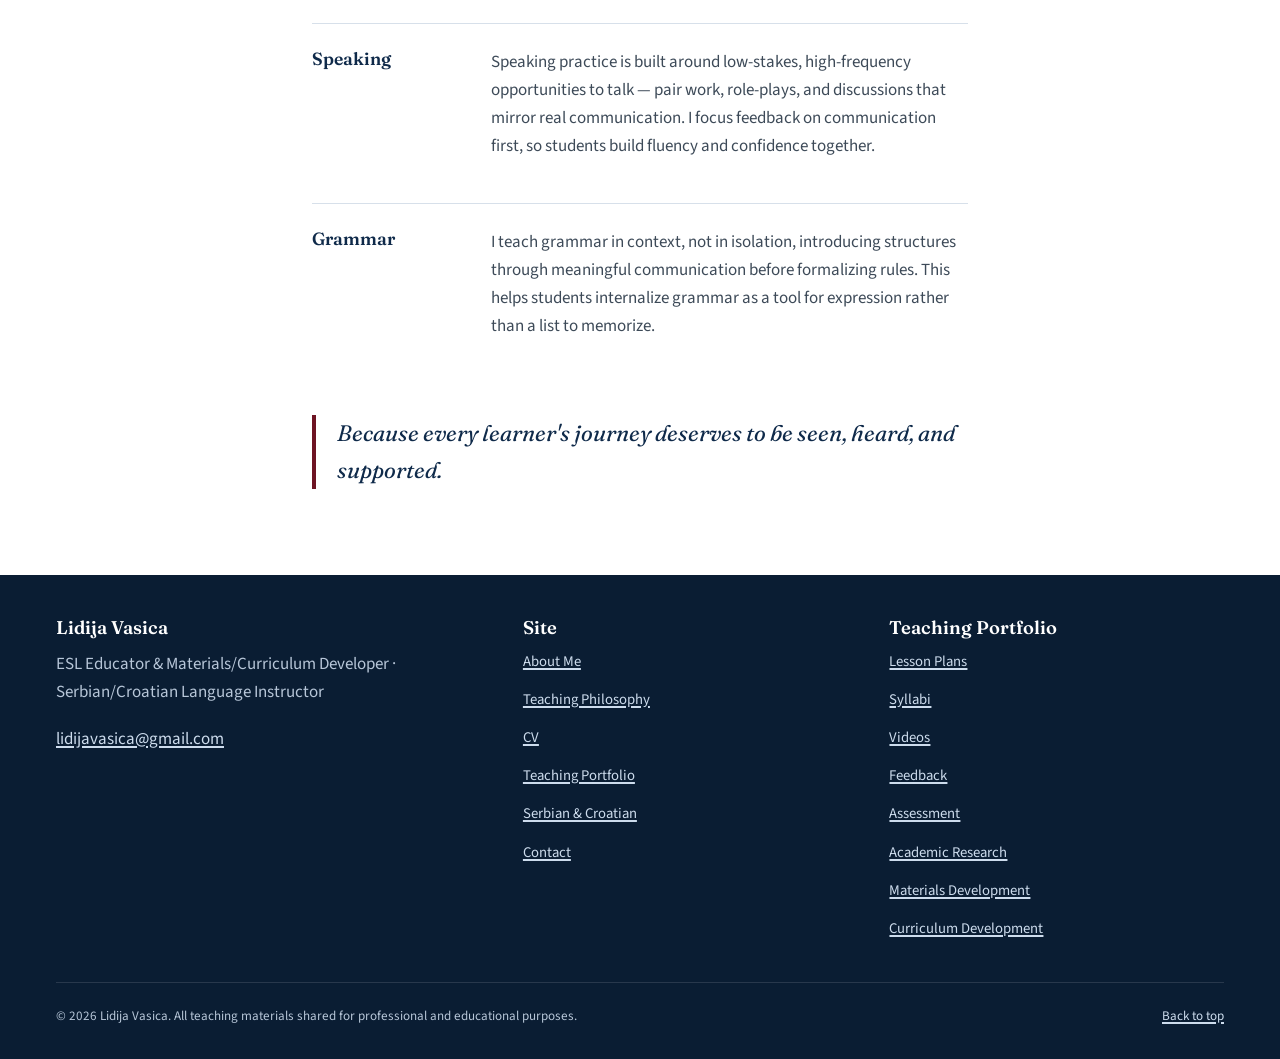
<file: teaching-philosophy.html>
<!DOCTYPE html>
<html lang="en">
<head>
<meta charset="UTF-8">
<meta name="viewport" content="width=device-width, initial-scale=1.0">
<title>Teaching Philosophy | Lidija Vasica</title>
<meta name="description" content="Lidija Vasica's TESOL teaching philosophy: a safe, inclusive classroom balancing structured grammar with authentic communicative practice.">
<link rel="preconnect" href="https://fonts.googleapis.com">
<link rel="preconnect" href="https://fonts.gstatic.com" crossorigin>
<link href="https://fonts.googleapis.com/css2?family=Fraunces:opsz,wght@9..144,500;9..144,600;9..144,700&family=Source+Sans+3:wght@400;600;700&family=Caveat:wght@600;700&display=swap" rel="stylesheet">
<link rel="stylesheet" href="assets/styles.css">
</head>
<body>
<a class="skip-link" href="#main">Skip to main content</a>
<header class="site-header">
  <div class="container nav-bar">
    <a class="brand" href="index.html">Lidija Vasica<small>TESOL Teaching Portfolio</small></a>
    <button type="button" class="nav-toggle" aria-expanded="false" aria-controls="primary-navigation">
      <span class="visually-hidden">Menu</span>&#9776;
    </button>
    <nav class="main-nav" id="primary-navigation" aria-label="Primary" data-mobile-open="false">
      <ul>
        <li><a href="index.html">About Me</a></li>
<li><a href="teaching-philosophy.html" aria-current="page">Teaching Philosophy</a></li>
<li><a href="resume.html">CV</a></li>
<li class="nav-item-dropdown" data-open="false">
  <span class="nav-link-group">
    <a class="nav-link-main" href="teaching-portfolio.html">Teaching Portfolio</a>
    <button type="button" class="nav-caret-btn" aria-haspopup="true" aria-expanded="false" aria-label="Show Teaching Portfolio pages">
      <span class="nav-caret" aria-hidden="true">&#9662;</span>
    </button>
  </span>
  <ul class="dropdown-menu">
    <li><a href="lesson-plans.html">Lesson Plans</a></li>
<li><a href="syllabi.html">Syllabi</a></li>
<li><a href="videos.html">Videos</a></li>
<li><a href="feedback.html">Feedback</a></li>
<li><a href="assessment.html">Assessment</a></li>
<li><a href="academic-research.html">Academic Research</a></li>
<li><a href="materials-development.html">Materials Development</a></li>
<li><a href="curriculum-development.html">Curriculum Development</a></li>
  </ul>
</li>
<li><a href="serbian-croatian.html">Serbian &amp; Croatian</a></li>
<li><a href="contact.html">Contact</a></li>
      </ul>
    </nav>
  </div>
</header>
<main id="main">
<div class="page-header">
  <div class="container">
    <p class="breadcrumb"><a href="index.html">About Me</a><span class="sep">/</span>Teaching Philosophy</p>
    <span class="eyebrow">Teaching Philosophy</span>
    <h1>Teaching Philosophy</h1>
    <p>A safe, inclusive classroom where structure meets authentic practice &mdash; and every learner's journey is seen, heard, and supported.</p>
  </div>
</div>
<section class="section">
  <div class="container prose">
    <p style="font-family: var(--font-display); font-size:1.3rem; font-style:italic; color:var(--navy-900);">Education is a transformative, empowering journey &mdash; I see my role as a facilitator, guiding students toward a deeper understanding of themselves, the world, and the language they are learning.</p>
  </div>
</section>

<section class="section section-alt" aria-labelledby="pillars-heading">
  <div class="container">
    <span class="section-kicker">Core Pillars</span>
    <h2 id="pillars-heading" class="visually-hidden">Core Pillars</h2>
    <div class="pillar-grid">
      <div class="pillar">
        <h3>Safe &amp; Inclusive</h3>
        <p>I build a positive, inclusive classroom environment where every student feels valued and respected. I work to create a safe space for open dialogue, so students speak up without fear of being wrong.</p>
      </div>
      <div class="pillar">
        <h3>Structure Meets Practice</h3>
        <p>My teaching balances structured grammar instruction with authentic communicative practice &mdash; task-based activities and role-plays that build fluency and accuracy together.</p>
      </div>
      <div class="pillar">
        <h3>Real-World Relevance</h3>
        <p>I connect the curriculum to practical experience and current events, weaving in cultural context so students build cross-cultural understanding and empathy.</p>
      </div>
      <div class="pillar">
        <h3>Reflective Growth</h3>
        <p>Assessment is formative and fair, an ongoing process that helps me recalibrate. I'm committed to lifelong learning, for myself and my students alike.</p>
      </div>
    </div>
  </div>
</section>

<section class="section" aria-labelledby="skill-heading">
  <div class="container prose">
    <span class="section-kicker">By Skill Area</span>
    <h2 id="skill-heading" class="visually-hidden">By Skill Area</h2>

    <div class="skill-row">
      <h3>Reading</h3>
      <p>I emphasize strategic, purposeful engagement with text &mdash; previewing, predicting, and identifying main ideas before moving into detail. I scaffold comprehension through guided questions and vocabulary work so students build independent reading strategies they can use beyond the classroom.</p>
    </div>
    <div class="skill-row">
      <h3>Writing</h3>
      <p>My approach centers on process over product: brainstorming, drafting, feedback, and revision. I encourage students to write for authentic purposes and real audiences, with targeted, constructive feedback on both organization and accuracy.</p>
    </div>
    <div class="skill-row">
      <h3>Listening</h3>
      <p>I treat listening as an active skill, not a passive one, using authentic audio and video paired with pre- and post-listening tasks. Repeated, varied exposure helps students grow comfortable with different accents, speeds, and registers of spoken English.</p>
    </div>
    <div class="skill-row">
      <h3>Speaking</h3>
      <p>Speaking practice is built around low-stakes, high-frequency opportunities to talk &mdash; pair work, role-plays, and discussions that mirror real communication. I focus feedback on communication first, so students build fluency and confidence together.</p>
    </div>
    <div class="skill-row">
      <h3>Grammar</h3>
      <p>I teach grammar in context, not in isolation, introducing structures through meaningful communication before formalizing rules. This helps students internalize grammar as a tool for expression rather than a list to memorize.</p>
    </div>

    <blockquote class="pull-quote">Because every learner's journey deserves to be seen, heard, and supported.</blockquote>
  </div>
</section>
</main>
<footer class="site-footer">
  <div class="container">
    <div class="footer-grid">
      <div>
        <h2>Lidija Vasica</h2>
        <p>ESL Educator &amp; Materials/Curriculum Developer &middot; Serbian/Croatian Language Instructor</p>
        <p><a href="mailto:lidijavasica@gmail.com">lidijavasica@gmail.com</a></p>
      </div>
      <div>
        <h2>Site</h2>
        <ul class="footer-nav-list">
          <li><a href="index.html">About Me</a></li>
<li><a href="teaching-philosophy.html">Teaching Philosophy</a></li>
<li><a href="resume.html">CV</a></li>
<li><a href="teaching-portfolio.html">Teaching Portfolio</a></li>
<li><a href="serbian-croatian.html">Serbian &amp; Croatian</a></li>
<li><a href="contact.html">Contact</a></li>
        </ul>
      </div>
      <div>
        <h2>Teaching Portfolio</h2>
        <ul class="footer-nav-list">
          <li><a href="lesson-plans.html">Lesson Plans</a></li>
<li><a href="syllabi.html">Syllabi</a></li>
<li><a href="videos.html">Videos</a></li>
<li><a href="feedback.html">Feedback</a></li>
<li><a href="assessment.html">Assessment</a></li>
<li><a href="academic-research.html">Academic Research</a></li>
<li><a href="materials-development.html">Materials Development</a></li>
<li><a href="curriculum-development.html">Curriculum Development</a></li>
        </ul>
      </div>
    </div>
    <div class="footer-bottom">
      <span>&copy; <span id="year">2026</span> Lidija Vasica. All teaching materials shared for professional and educational purposes.</span>
      <a href="#main">Back to top</a>
    </div>
  </div>
</footer>
<script src="assets/script.js"></script>
</body>
</html>
</file>
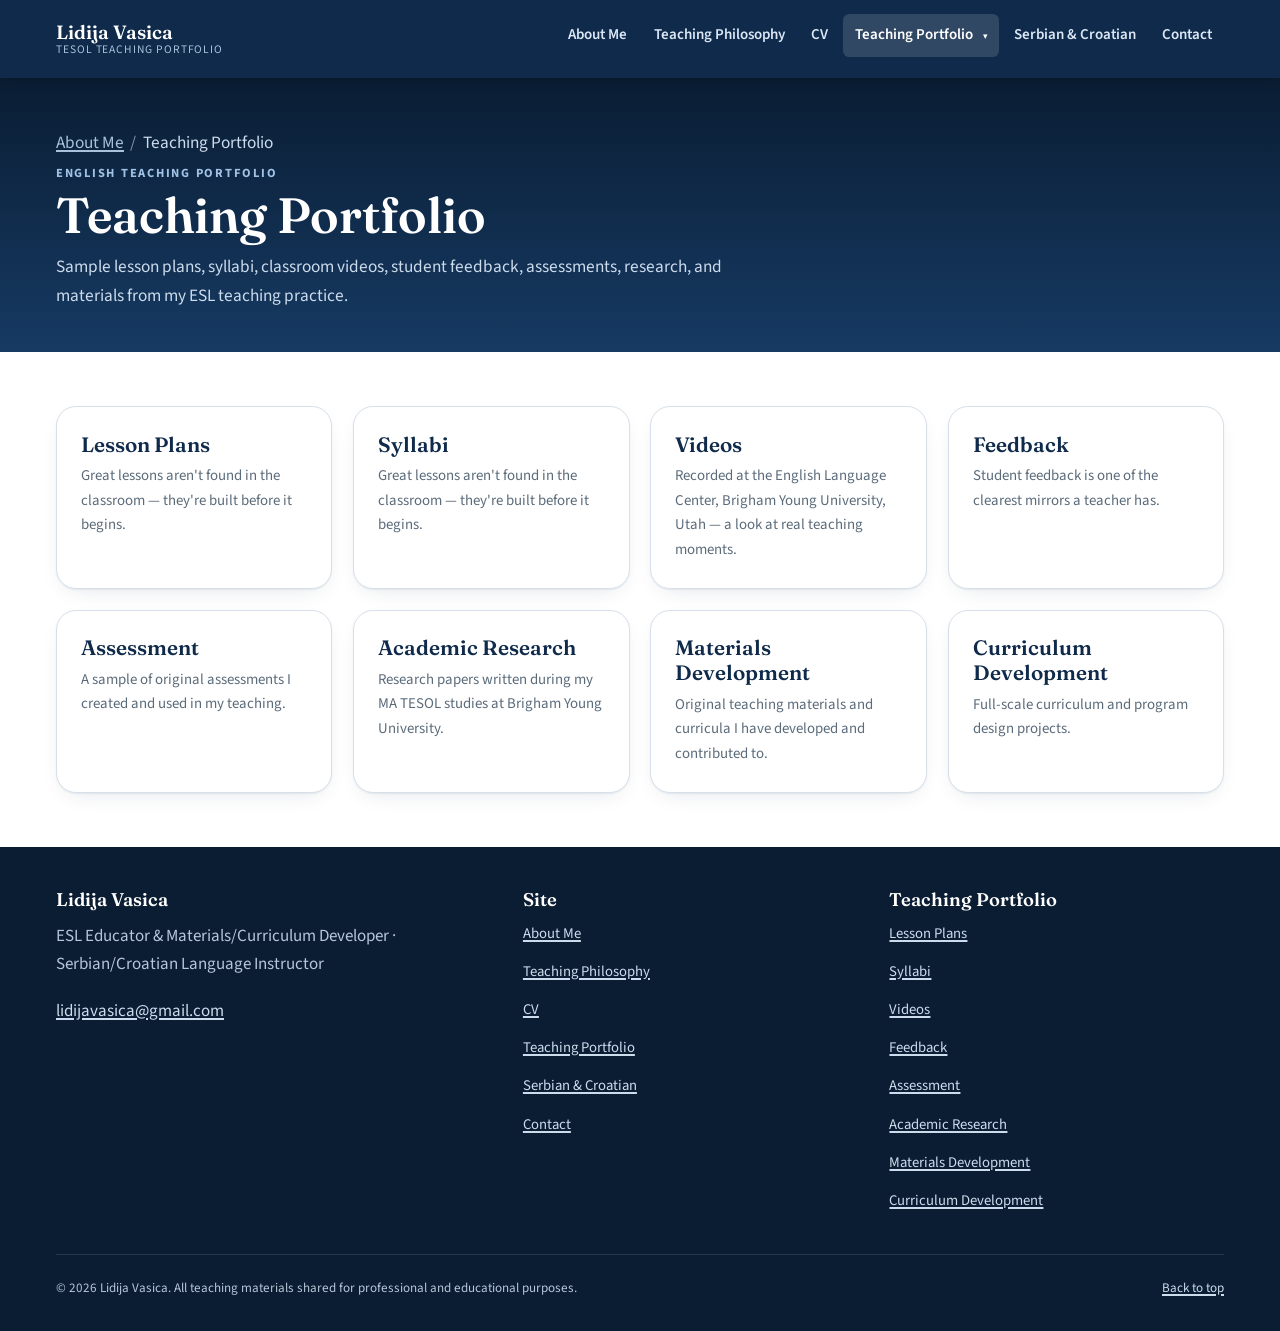
<file: teaching-portfolio.html>
<!DOCTYPE html>
<html lang="en">
<head>
<meta charset="UTF-8">
<meta name="viewport" content="width=device-width, initial-scale=1.0">
<title>Teaching Portfolio | Lidija Vasica</title>
<meta name="description" content="Lidija Vasica's English teaching portfolio: lesson plans, syllabi, classroom videos, student feedback, assessments, academic research, and materials and curriculum development.">
<link rel="preconnect" href="https://fonts.googleapis.com">
<link rel="preconnect" href="https://fonts.gstatic.com" crossorigin>
<link href="https://fonts.googleapis.com/css2?family=Fraunces:opsz,wght@9..144,500;9..144,600;9..144,700&family=Source+Sans+3:wght@400;600;700&family=Caveat:wght@600;700&display=swap" rel="stylesheet">
<link rel="stylesheet" href="assets/styles.css">
</head>
<body>
<a class="skip-link" href="#main">Skip to main content</a>
<header class="site-header">
  <div class="container nav-bar">
    <a class="brand" href="index.html">Lidija Vasica<small>TESOL Teaching Portfolio</small></a>
    <button type="button" class="nav-toggle" aria-expanded="false" aria-controls="primary-navigation">
      <span class="visually-hidden">Menu</span>&#9776;
    </button>
    <nav class="main-nav" id="primary-navigation" aria-label="Primary" data-mobile-open="false">
      <ul>
        <li><a href="index.html">About Me</a></li>
<li><a href="teaching-philosophy.html">Teaching Philosophy</a></li>
<li><a href="resume.html">CV</a></li>
<li class="nav-item-dropdown" data-open="false">
  <span class="nav-link-group active-section">
    <a class="nav-link-main" href="teaching-portfolio.html" aria-current="page">Teaching Portfolio</a>
    <button type="button" class="nav-caret-btn" aria-haspopup="true" aria-expanded="false" aria-label="Show Teaching Portfolio pages">
      <span class="nav-caret" aria-hidden="true">&#9662;</span>
    </button>
  </span>
  <ul class="dropdown-menu">
    <li><a href="lesson-plans.html">Lesson Plans</a></li>
<li><a href="syllabi.html">Syllabi</a></li>
<li><a href="videos.html">Videos</a></li>
<li><a href="feedback.html">Feedback</a></li>
<li><a href="assessment.html">Assessment</a></li>
<li><a href="academic-research.html">Academic Research</a></li>
<li><a href="materials-development.html">Materials Development</a></li>
<li><a href="curriculum-development.html">Curriculum Development</a></li>
  </ul>
</li>
<li><a href="serbian-croatian.html">Serbian &amp; Croatian</a></li>
<li><a href="contact.html">Contact</a></li>
      </ul>
    </nav>
  </div>
</header>
<main id="main">
<div class="page-header">
  <div class="container">
    <p class="breadcrumb"><a href="index.html">About Me</a><span class="sep">/</span>Teaching Portfolio</p>
    <span class="eyebrow">English Teaching Portfolio</span>
    <h1>Teaching Portfolio</h1>
    <p>Sample lesson plans, syllabi, classroom videos, student feedback, assessments, research, and materials from my ESL teaching practice.</p>
  </div>
</div>
<section class="section">
  <div class="container">
    <div class="hub-grid">
      <a class="hub-tile" href="lesson-plans.html">
        <h3>Lesson Plans</h3>
        <p>Great lessons aren't found in the classroom &mdash; they're built before it begins.</p>
      </a>
      <a class="hub-tile" href="syllabi.html">
        <h3>Syllabi</h3>
        <p>Great lessons aren't found in the classroom &mdash; they're built before it begins.</p>
      </a>
      <a class="hub-tile" href="videos.html">
        <h3>Videos</h3>
        <p>Recorded at the English Language Center, Brigham Young University, Utah &mdash; a look at real teaching moments.</p>
      </a>
      <a class="hub-tile" href="feedback.html">
        <h3>Feedback</h3>
        <p>Student feedback is one of the clearest mirrors a teacher has.</p>
      </a>
      <a class="hub-tile" href="assessment.html">
        <h3>Assessment</h3>
        <p>A sample of original assessments I created and used in my teaching.</p>
      </a>
      <a class="hub-tile" href="academic-research.html">
        <h3>Academic Research</h3>
        <p>Research papers written during my MA TESOL studies at Brigham Young University.</p>
      </a>
      <a class="hub-tile" href="materials-development.html">
        <h3>Materials Development</h3>
        <p>Original teaching materials and curricula I have developed and contributed to.</p>
      </a>
      <a class="hub-tile" href="curriculum-development.html">
        <h3>Curriculum Development</h3>
        <p>Full-scale curriculum and program design projects.</p>
      </a>
    </div>
  </div>
</section>
</main>
<footer class="site-footer">
  <div class="container">
    <div class="footer-grid">
      <div>
        <h2>Lidija Vasica</h2>
        <p>ESL Educator &amp; Materials/Curriculum Developer &middot; Serbian/Croatian Language Instructor</p>
        <p><a href="mailto:lidijavasica@gmail.com">lidijavasica@gmail.com</a></p>
      </div>
      <div>
        <h2>Site</h2>
        <ul class="footer-nav-list">
          <li><a href="index.html">About Me</a></li>
<li><a href="teaching-philosophy.html">Teaching Philosophy</a></li>
<li><a href="resume.html">CV</a></li>
<li><a href="teaching-portfolio.html">Teaching Portfolio</a></li>
<li><a href="serbian-croatian.html">Serbian &amp; Croatian</a></li>
<li><a href="contact.html">Contact</a></li>
        </ul>
      </div>
      <div>
        <h2>Teaching Portfolio</h2>
        <ul class="footer-nav-list">
          <li><a href="lesson-plans.html">Lesson Plans</a></li>
<li><a href="syllabi.html">Syllabi</a></li>
<li><a href="videos.html">Videos</a></li>
<li><a href="feedback.html">Feedback</a></li>
<li><a href="assessment.html">Assessment</a></li>
<li><a href="academic-research.html">Academic Research</a></li>
<li><a href="materials-development.html">Materials Development</a></li>
<li><a href="curriculum-development.html">Curriculum Development</a></li>
        </ul>
      </div>
    </div>
    <div class="footer-bottom">
      <span>&copy; <span id="year">2026</span> Lidija Vasica. All teaching materials shared for professional and educational purposes.</span>
      <a href="#main">Back to top</a>
    </div>
  </div>
</footer>
<script src="assets/script.js"></script>
</body>
</html>
</file>
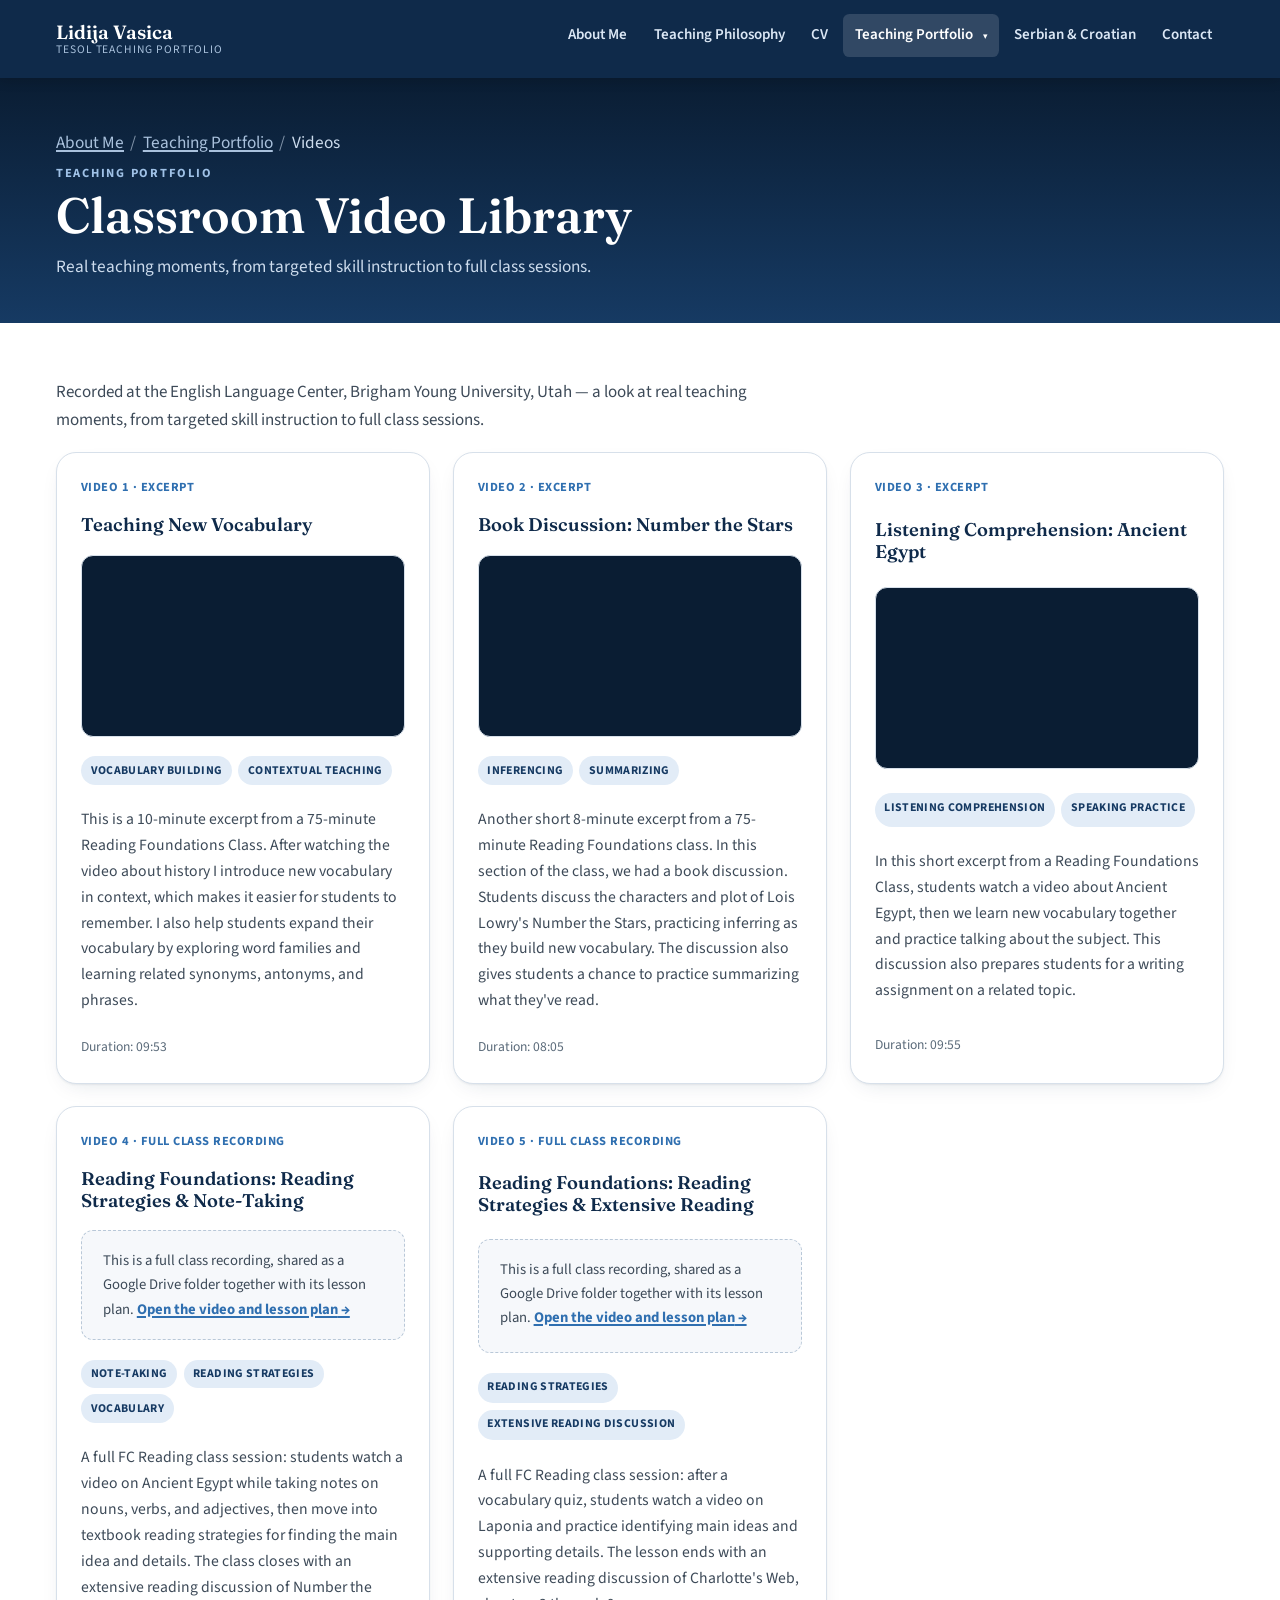
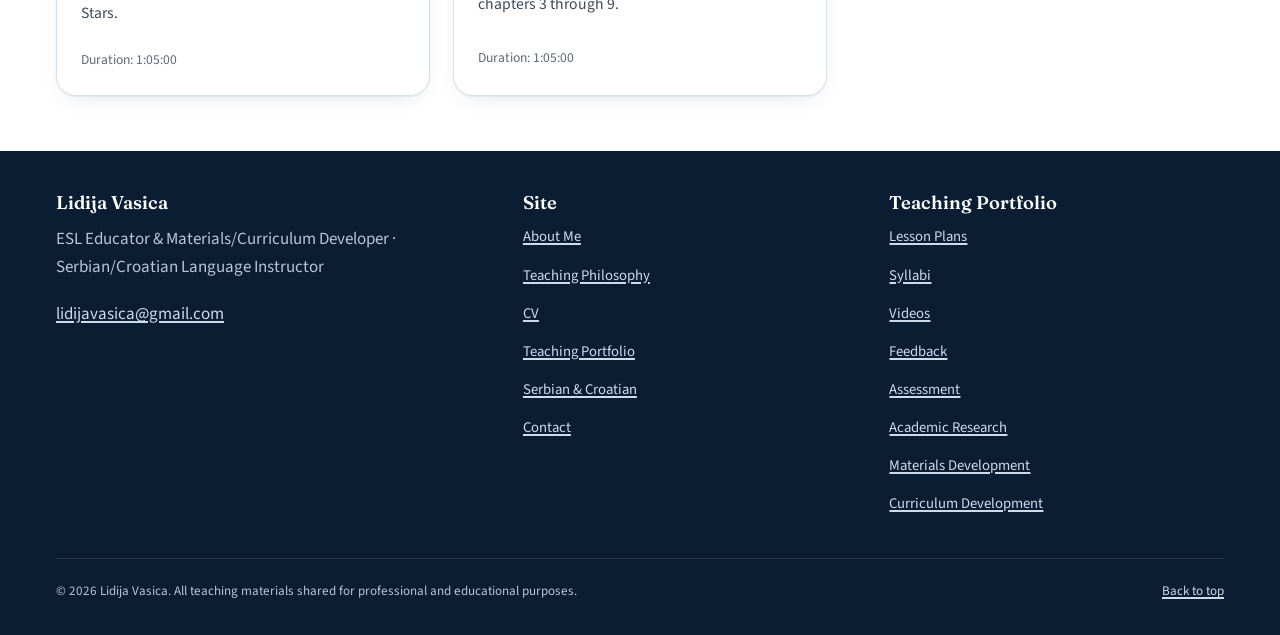
<file: videos.html>
<!DOCTYPE html>
<html lang="en">
<head>
<meta charset="UTF-8">
<meta name="viewport" content="width=device-width, initial-scale=1.0">
<title>Classroom Video Library | Lidija Vasica</title>
<meta name="description" content="Classroom teaching video excerpts and full class recordings from Lidija Vasica's ESL instruction at the English Language Center, Brigham Young University.">
<link rel="preconnect" href="https://fonts.googleapis.com">
<link rel="preconnect" href="https://fonts.gstatic.com" crossorigin>
<link href="https://fonts.googleapis.com/css2?family=Fraunces:opsz,wght@9..144,500;9..144,600;9..144,700&family=Source+Sans+3:wght@400;600;700&family=Caveat:wght@600;700&display=swap" rel="stylesheet">
<link rel="stylesheet" href="assets/styles.css">
</head>
<body>
<a class="skip-link" href="#main">Skip to main content</a>
<header class="site-header">
  <div class="container nav-bar">
    <a class="brand" href="index.html">Lidija Vasica<small>TESOL Teaching Portfolio</small></a>
    <button type="button" class="nav-toggle" aria-expanded="false" aria-controls="primary-navigation">
      <span class="visually-hidden">Menu</span>&#9776;
    </button>
    <nav class="main-nav" id="primary-navigation" aria-label="Primary" data-mobile-open="false">
      <ul>
        <li><a href="index.html">About Me</a></li>
<li><a href="teaching-philosophy.html">Teaching Philosophy</a></li>
<li><a href="resume.html">CV</a></li>
<li class="nav-item-dropdown" data-open="false">
  <span class="nav-link-group active-section">
    <a class="nav-link-main" href="teaching-portfolio.html">Teaching Portfolio</a>
    <button type="button" class="nav-caret-btn" aria-haspopup="true" aria-expanded="false" aria-label="Show Teaching Portfolio pages">
      <span class="nav-caret" aria-hidden="true">&#9662;</span>
    </button>
  </span>
  <ul class="dropdown-menu">
    <li><a href="lesson-plans.html">Lesson Plans</a></li>
<li><a href="syllabi.html">Syllabi</a></li>
<li><a href="videos.html" aria-current="page">Videos</a></li>
<li><a href="feedback.html">Feedback</a></li>
<li><a href="assessment.html">Assessment</a></li>
<li><a href="academic-research.html">Academic Research</a></li>
<li><a href="materials-development.html">Materials Development</a></li>
<li><a href="curriculum-development.html">Curriculum Development</a></li>
  </ul>
</li>
<li><a href="serbian-croatian.html">Serbian &amp; Croatian</a></li>
<li><a href="contact.html">Contact</a></li>
      </ul>
    </nav>
  </div>
</header>
<main id="main">
<div class="page-header">
  <div class="container">
    <p class="breadcrumb"><a href="index.html">About Me</a><span class="sep">/</span><a href="teaching-portfolio.html">Teaching Portfolio</a><span class="sep">/</span>Videos</p>
    <span class="eyebrow">Teaching Portfolio</span>
    <h1>Classroom Video Library</h1>
    <p>Real teaching moments, from targeted skill instruction to full class sessions.</p>
  </div>
</div>
<section class="section">
  <div class="container">
    <p class="prose">Recorded at the English Language Center, Brigham Young University, Utah &mdash; a look at real teaching moments, from targeted skill instruction to full class sessions.</p>
    <div class="card-grid" style="grid-template-columns: repeat(auto-fill, minmax(20rem, 1fr));">
      <article class="card video-card">
        <span class="meta">Video 1 &middot; Excerpt</span>
        <h3>Teaching New Vocabulary</h3>
        <div class="video-frame">
          <iframe src="https://drive.google.com/file/d/1JV0vdzi6OgGzOWLh2KNa_lRnG1-MTuuF/preview" title="Teaching New Vocabulary &ndash; video 1" allow="autoplay" allowfullscreen loading="lazy"></iframe>
        </div>
        <ul class="tag-list"><li>Vocabulary Building</li><li>Contextual Teaching</li></ul>
        <p>This is a 10-minute excerpt from a 75-minute Reading Foundations Class. After watching the video about history I introduce new vocabulary in context, which makes it easier for students to remember. I also help students expand their vocabulary by exploring word families and learning related synonyms, antonyms, and phrases.</p>
        <div class="video-meta"><span>Duration: 09:53</span></div>
      </article>
      <article class="card video-card">
        <span class="meta">Video 2 &middot; Excerpt</span>
        <h3>Book Discussion: Number the Stars</h3>
        <div class="video-frame">
          <iframe src="https://drive.google.com/file/d/10g5zv1EkMV4NeNotRKw8bsQEPoHTREAH/preview" title="Book Discussion: Number the Stars &ndash; video 2" allow="autoplay" allowfullscreen loading="lazy"></iframe>
        </div>
        <ul class="tag-list"><li>Inferencing</li><li>Summarizing</li></ul>
        <p>Another short 8-minute excerpt from a 75-minute Reading Foundations class. In this section of the class, we had a book discussion. Students discuss the characters and plot of Lois Lowry's Number the Stars, practicing inferring as they build new vocabulary. The discussion also gives students a chance to practice summarizing what they've read.</p>
        <div class="video-meta"><span>Duration: 08:05</span></div>
      </article>
      <article class="card video-card">
        <span class="meta">Video 3 &middot; Excerpt</span>
        <h3>Listening Comprehension: Ancient Egypt</h3>
        <div class="video-frame">
          <iframe src="https://drive.google.com/file/d/16jxTEeDD695ZDwjgST_p0uB_mkBTsySH/preview" title="Listening Comprehension: Ancient Egypt &ndash; video 3" allow="autoplay" allowfullscreen loading="lazy"></iframe>
        </div>
        <ul class="tag-list"><li>Listening Comprehension</li><li>Speaking Practice</li></ul>
        <p>In this short excerpt from a Reading Foundations Class, students watch a video about Ancient Egypt, then we learn new vocabulary together and practice talking about the subject. This discussion also prepares students for a writing assignment on a related topic.</p>
        <div class="video-meta"><span>Duration: 09:55</span></div>
      </article>
      <article class="card video-card">
        <span class="meta">Video 4 &middot; Full Class Recording</span>
        <h3>Reading Foundations: Reading Strategies &amp; Note-Taking</h3>
        <div class="notice">This is a full class recording, shared as a Google Drive folder together with its lesson plan.
        <a class="link-arrow" href="https://drive.google.com/drive/folders/1FR3bcO0A4v_Xtd-FVD9XsP5GqAjJmij0" target="_blank" rel="noopener">Open the video and lesson plan</a></div>
        <ul class="tag-list"><li>Note-Taking</li><li>Reading Strategies</li><li>Vocabulary</li></ul>
        <p>A full FC Reading class session: students watch a video on Ancient Egypt while taking notes on nouns, verbs, and adjectives, then move into textbook reading strategies for finding the main idea and details. The class closes with an extensive reading discussion of Number the Stars.</p>
        <div class="video-meta"><span>Duration: 1:05:00</span></div>
      </article>
      <article class="card video-card">
        <span class="meta">Video 5 &middot; Full Class Recording</span>
        <h3>Reading Foundations: Reading Strategies &amp; Extensive Reading</h3>
        <div class="notice">This is a full class recording, shared as a Google Drive folder together with its lesson plan.
        <a class="link-arrow" href="https://drive.google.com/drive/folders/1CG1jsodMWoggg8QKTShMLtovBzxnbJEL" target="_blank" rel="noopener">Open the video and lesson plan</a></div>
        <ul class="tag-list"><li>Reading Strategies</li><li>Extensive Reading Discussion</li></ul>
        <p>A full FC Reading class session: after a vocabulary quiz, students watch a video on Laponia and practice identifying main ideas and supporting details. The lesson ends with an extensive reading discussion of Charlotte's Web, chapters 3 through 9.</p>
        <div class="video-meta"><span>Duration: 1:05:00</span></div>
      </article>
    </div>
  </div>
</section>
</main>
<footer class="site-footer">
  <div class="container">
    <div class="footer-grid">
      <div>
        <h2>Lidija Vasica</h2>
        <p>ESL Educator &amp; Materials/Curriculum Developer &middot; Serbian/Croatian Language Instructor</p>
        <p><a href="mailto:lidijavasica@gmail.com">lidijavasica@gmail.com</a></p>
      </div>
      <div>
        <h2>Site</h2>
        <ul class="footer-nav-list">
          <li><a href="index.html">About Me</a></li>
<li><a href="teaching-philosophy.html">Teaching Philosophy</a></li>
<li><a href="resume.html">CV</a></li>
<li><a href="teaching-portfolio.html">Teaching Portfolio</a></li>
<li><a href="serbian-croatian.html">Serbian &amp; Croatian</a></li>
<li><a href="contact.html">Contact</a></li>
        </ul>
      </div>
      <div>
        <h2>Teaching Portfolio</h2>
        <ul class="footer-nav-list">
          <li><a href="lesson-plans.html">Lesson Plans</a></li>
<li><a href="syllabi.html">Syllabi</a></li>
<li><a href="videos.html">Videos</a></li>
<li><a href="feedback.html">Feedback</a></li>
<li><a href="assessment.html">Assessment</a></li>
<li><a href="academic-research.html">Academic Research</a></li>
<li><a href="materials-development.html">Materials Development</a></li>
<li><a href="curriculum-development.html">Curriculum Development</a></li>
        </ul>
      </div>
    </div>
    <div class="footer-bottom">
      <span>&copy; <span id="year">2026</span> Lidija Vasica. All teaching materials shared for professional and educational purposes.</span>
      <a href="#main">Back to top</a>
    </div>
  </div>
</footer>
<script src="assets/script.js"></script>
</body>
</html>
</file>
<file: assets/styles.css>
/* ==========================================================================
   Lidija Vasica — TESOL Teaching Portfolio
   Design system: "Classic Academic" — navy / soft blue, with a quiet nod
   to the hand-journaled "Life in Pictures" motif on the About page.
   ========================================================================== */

:root {
  /* Color tokens */
  --navy-950: #0a1d33;
  --navy-900: #0f2a4a;
  --navy-800: #163a63;
  --navy-700: #1f4d80;
  --blue-accent: #2f6fb0;
  --slate-700: #3d4a58;
  --slate-500: #5b6b7a;
  --paper: #f6f8fb;
  --soft-blue: #e2ecf7;
  --cream: #faf7f0;
  --cream-line: #e4dcc9;
  --white: #ffffff;
  --border: #d7e0ea;
  --border-strong: #b9c8d8;
  --focus: #b45309;
  --maroon: #6e1423;

  /* Type */
  --font-display: "Fraunces", "Iowan Old Style", "Georgia", serif;
  --font-body: "Source Sans 3", "Segoe UI", system-ui, -apple-system, sans-serif;
  --font-hand: "Caveat", "Segoe Script", cursive;

  /* Layout */
  --content-max: 78rem;
  --prose-max: 46rem;
  --radius-sm: 0.4rem;
  --radius-md: 0.75rem;
  --radius-lg: 1.25rem;
  --shadow-card: 0 1px 2px rgba(15, 42, 74, 0.06), 0 8px 24px -12px rgba(15, 42, 74, 0.18);
  --shadow-lift: 0 20px 40px -20px rgba(15, 42, 74, 0.35);
}

/* ---------- Reset & base ---------- */
*, *::before, *::after { box-sizing: border-box; }
html { scroll-behavior: smooth; }
@media (prefers-reduced-motion: reduce) {
  html { scroll-behavior: auto; }
  *, *::before, *::after {
    animation-duration: 0.001ms !important;
    animation-iteration-count: 1 !important;
    transition-duration: 0.001ms !important;
    scroll-behavior: auto !important;
  }
}

body {
  margin: 0;
  min-height: 100vh;
  display: flex;
  flex-direction: column;
  font-family: var(--font-body);
  font-size: 1.0625rem;
  line-height: 1.65;
  color: var(--slate-700);
  background: var(--white);
}

main { flex: 1 0 auto; }

img { max-width: 100%; display: block; }
h1, h2, h3, h4 {
  font-family: var(--font-display);
  color: var(--navy-900);
  line-height: 1.2;
  margin: 0 0 0.6em;
  font-weight: 600;
}
h1 { font-size: clamp(2rem, 1.5rem + 2vw, 3.1rem); font-weight: 600; }
h2 { font-size: clamp(1.5rem, 1.3rem + 1vw, 2.1rem); }
h3 { font-size: 1.3rem; }
p { margin: 0 0 1.1em; }
ul, ol { padding-left: 1.3em; }
li { margin-bottom: 0.4em; }

a { color: var(--blue-accent); text-decoration-thickness: 1.5px; text-underline-offset: 2px; }
a:hover { color: var(--navy-900); }
a:focus-visible,
button:focus-visible,
input:focus-visible,
[tabindex]:focus-visible {
  outline: 3px solid var(--focus);
  outline-offset: 2px;
  border-radius: 2px;
}

/* Lighter focus ring on dark/navy backgrounds so it stays visible there too */
.site-header, .page-header, .contact-panel, .site-footer {
  --focus: #ffd166;
}

.container {
  width: 100%;
  max-width: var(--content-max);
  margin-inline: auto;
  padding-inline: 1.5rem;
}
@media (min-width: 640px) {
  .container { padding-inline: 2.5rem; }
}

.prose { max-width: var(--prose-max); }

/* ---------- Skip link ---------- */
.skip-link {
  position: absolute;
  left: 1rem;
  top: -3.5rem;
  background: var(--navy-900);
  color: var(--white);
  padding: 0.75rem 1.25rem;
  border-radius: var(--radius-sm);
  z-index: 100;
  transition: top 0.15s ease;
  font-weight: 600;
}
.skip-link:focus { top: 1rem; }

/* ---------- Header / Nav ---------- */
.site-header {
  background: var(--navy-900);
  position: sticky;
  top: 0;
  z-index: 50;
  box-shadow: 0 2px 12px rgba(0,0,0,0.15);
}
.nav-bar {
  display: flex;
  align-items: center;
  justify-content: space-between;
  padding-block: 0.9rem;
  gap: 1rem;
}
.brand {
  color: var(--white);
  font-family: var(--font-display);
  font-weight: 600;
  font-size: 1.2rem;
  text-decoration: none;
  display: flex;
  flex-direction: column;
  line-height: 1.15;
}
.brand:hover { color: var(--soft-blue); }
.brand small {
  font-family: var(--font-body);
  font-weight: 400;
  font-size: 0.72rem;
  letter-spacing: 0.08em;
  text-transform: uppercase;
  color: #a9c1dc;
}

.nav-toggle {
  display: none;
  background: transparent;
  border: 1px solid rgba(255,255,255,0.35);
  color: var(--white);
  border-radius: var(--radius-sm);
  padding: 0.5rem 0.7rem;
  font-size: 1rem;
  cursor: pointer;
}

.main-nav > ul {
  list-style: none;
  display: flex;
  flex-wrap: wrap;
  align-items: center;
  gap: 0.15rem;
  margin: 0;
  padding: 0;
}
.main-nav > ul > li > a {
  color: #dbe7f5;
  text-decoration: none;
  font-size: 0.94rem;
  font-weight: 600;
  padding: 0.55rem 0.75rem;
  border-radius: var(--radius-sm);
  display: inline-flex;
  align-items: center;
  gap: 0.3rem;
  background: transparent;
  font-family: var(--font-body);
}
.main-nav > ul > li > a:hover { background: rgba(255,255,255,0.1); color: var(--white); }
.main-nav > ul > li > a[aria-current="page"] {
  color: var(--white);
  background: rgba(255,255,255,0.14);
}

.nav-item-dropdown { position: relative; }
.nav-link-group {
  display: inline-flex;
  align-items: center;
  border-radius: var(--radius-sm);
}
.nav-link-group:hover, .nav-link-group:focus-within { background: rgba(255,255,255,0.1); }
.nav-link-group.active-section { background: rgba(255,255,255,0.14); }
.nav-link-main {
  color: #dbe7f5;
  text-decoration: none;
  font-size: 0.94rem;
  font-weight: 600;
  font-family: var(--font-body);
  padding: 0.55rem 0.3rem 0.55rem 0.75rem;
}
.nav-link-group:hover .nav-link-main,
.nav-link-main[aria-current="page"],
.nav-link-group.active-section .nav-link-main { color: var(--white); }
.nav-caret-btn {
  background: transparent;
  border: none;
  color: #dbe7f5;
  cursor: pointer;
  padding: 0.55rem 0.7rem 0.55rem 0.35rem;
  display: inline-flex;
  align-items: center;
}
.nav-link-group:hover .nav-caret-btn,
.nav-link-group.active-section .nav-caret-btn { color: var(--white); }
.nav-caret { font-size: 0.7em; transition: transform 0.15s ease; }
.nav-item-dropdown[data-open="true"] .nav-caret { transform: rotate(180deg); }

.dropdown-menu {
  list-style: none;
  margin: 0;
  padding: 0.75rem 0.5rem 0.5rem;
  position: absolute;
  top: 100%;
  left: 0;
  background: var(--white);
  border: 1px solid var(--border);
  border-radius: var(--radius-md);
  box-shadow: var(--shadow-lift);
  min-width: 15.5rem;
  display: none;
  z-index: 60;
}
.nav-item-dropdown[data-open="true"] .dropdown-menu { display: block; }
.dropdown-menu a {
  color: var(--navy-900);
  text-decoration: none;
  padding: 0.55rem 0.7rem;
  border-radius: var(--radius-sm);
  font-size: 0.92rem;
  display: block;
}
.dropdown-menu a:hover { background: var(--soft-blue); }
.dropdown-menu a[aria-current="page"] { background: var(--soft-blue); font-weight: 700; }

/* Open the dropdown on hover for people using a mouse/trackpad. Touch and
   keyboard users still get the click/Enter toggle above; this media query
   excludes touchscreens, which don't have reliable hover. */
@media (hover: hover) and (pointer: fine) {
  .nav-item-dropdown:hover .dropdown-menu { display: block; }
  .nav-item-dropdown:hover .nav-caret { transform: rotate(180deg); }
}

@media (max-width: 900px) {
  .nav-toggle { display: inline-flex; }
  .main-nav {
    display: none;
    width: 100%;
    order: 3;
  }
  .main-nav[data-mobile-open="true"] { display: block; }
  .main-nav > ul { flex-direction: column; align-items: stretch; padding-block: 0.5rem 1rem; }
  .main-nav > ul > li > a { width: 100%; }
  .nav-link-group { width: 100%; justify-content: space-between; }
  .nav-link-main { flex: 1; }
  .dropdown-menu {
    position: static;
    box-shadow: none;
    border: none;
    background: rgba(255,255,255,0.04);
    display: none;
    min-width: 0;
  }
  .nav-item-dropdown[data-open="true"] .dropdown-menu { display: block; }
  .dropdown-menu a { color: #dbe7f5; }
  .dropdown-menu a:hover { background: rgba(255,255,255,0.1); }
  .dropdown-menu a[aria-current="page"] { background: rgba(255,255,255,0.14); color: var(--white); }
  .nav-bar { flex-wrap: wrap; }
}


/* ---------- Hero / page header bands ---------- */
.page-header {
  background: linear-gradient(180deg, var(--navy-950), var(--navy-800));
  color: var(--white);
  padding: 3.2rem 0 2.6rem;
}
.page-header .eyebrow {
  text-transform: uppercase;
  letter-spacing: 0.14em;
  font-size: 0.78rem;
  font-weight: 700;
  color: #9fc1e6;
  margin-bottom: 0.7rem;
}
.page-header h1 { color: var(--white); margin-bottom: 0.5rem; }
.page-header p { color: #cddced; max-width: 46rem; font-size: 1.08rem; margin-bottom: 0; }

/* ---------- Buttons / links ---------- */
.btn {
  display: inline-flex;
  align-items: center;
  gap: 0.4rem;
  padding: 0.7rem 1.3rem;
  border-radius: 999px;
  font-weight: 700;
  font-size: 0.95rem;
  text-decoration: none;
  border: 2px solid transparent;
  cursor: pointer;
}
.btn-primary { background: var(--white); color: var(--navy-900); }
.btn-primary:hover { background: var(--soft-blue); color: var(--navy-900); }
.btn-outline { border-color: rgba(255,255,255,0.55); color: var(--white); }
.btn-outline:hover { background: rgba(255,255,255,0.12); color: var(--white); }
.btn-quiet { border-color: var(--border-strong); color: var(--navy-900); background: var(--white); }
.btn-quiet:hover { background: var(--soft-blue); }

.link-arrow { font-weight: 700; }
.link-arrow::after { content: " \2192"; }

/* ---------- Sections ---------- */
.section { padding-block: 3.4rem; }
.section-alt { background: var(--paper); }
.section-title-row {
  display: flex;
  justify-content: space-between;
  align-items: flex-end;
  gap: 1.5rem;
  flex-wrap: wrap;
  margin-bottom: 1.8rem;
}
.section-kicker {
  text-transform: uppercase;
  letter-spacing: 0.12em;
  font-size: 0.76rem;
  font-weight: 700;
  color: var(--blue-accent);
  margin-bottom: 0.5rem;
  display: block;
}

hr.divider { border: none; border-top: 1px solid var(--border); margin: 2.6rem 0; }

/* ---------- Cards (artifact / portfolio items) ---------- */
.card-grid {
  display: grid;
  grid-template-columns: repeat(auto-fill, minmax(17rem, 1fr));
  gap: 1.4rem;
}
.card {
  background: var(--white);
  border: 1px solid var(--border);
  border-radius: var(--radius-lg);
  padding: 1.5rem;
  box-shadow: var(--shadow-card);
  display: flex;
  flex-direction: column;
  gap: 0.65rem;
}
.card h3 { margin-bottom: 0.15rem; font-size: 1.15rem; }
.card .meta {
  font-size: 0.78rem;
  font-weight: 700;
  letter-spacing: 0.04em;
  color: var(--blue-accent);
  text-transform: uppercase;
}
.card p { margin-bottom: 0.4rem; font-size: 0.98rem; }
.tag-list { list-style: none; display: flex; flex-wrap: wrap; gap: 0.4rem; padding: 0; margin: 0.2rem 0 0.4rem; }
.tag-list li {
  background: var(--soft-blue);
  color: var(--navy-800);
  font-size: 0.74rem;
  font-weight: 700;
  letter-spacing: 0.03em;
  text-transform: uppercase;
  padding: 0.28rem 0.6rem;
  border-radius: 999px;
  margin: 0;
}
.card .card-footer { margin-top: auto; padding-top: 0.4rem; }

/* ---------- Portfolio hub tiles (4.1-4.8) ---------- */
.hub-grid {
  display: grid;
  grid-template-columns: repeat(auto-fill, minmax(15.5rem, 1fr));
  gap: 1.3rem;
}
.hub-tile {
  display: block;
  background: var(--white);
  border: 1px solid var(--border);
  border-radius: var(--radius-lg);
  padding: 1.6rem 1.5rem;
  text-decoration: none;
  box-shadow: var(--shadow-card);
  transition: transform 0.15s ease, box-shadow 0.15s ease;
}
.hub-tile:hover { transform: translateY(-3px); box-shadow: var(--shadow-lift); }
.hub-tile .hub-num {
  font-family: var(--font-display);
  font-size: 0.95rem;
  color: var(--blue-accent);
  font-weight: 700;
  margin-bottom: 0.5rem;
  display: block;
}
.hub-tile h3 { margin-bottom: 0.4rem; color: var(--navy-900); }
.hub-tile p { color: var(--slate-500); font-size: 0.93rem; margin-bottom: 0; }

/* ---------- About / hero split ---------- */
.hero-split {
  display: grid;
  grid-template-columns: 1.15fr 0.85fr;
  gap: 2.5rem;
  align-items: center;
}
@media (max-width: 800px) {
  .hero-split { grid-template-columns: 1fr; }
}
.welcome-card {
  background: var(--cream);
  border: 1px solid var(--cream-line);
  border-radius: var(--radius-lg);
  padding: 2.2rem 2.2rem 1.8rem;
  box-shadow: var(--shadow-card);
  position: relative;
}
.welcome-tag {
  display: inline-block;
  background: var(--maroon);
  color: var(--white);
  font-size: 0.7rem;
  font-weight: 700;
  letter-spacing: 0.1em;
  padding: 0.25rem 0.6rem;
  border-radius: 0.3rem;
  margin-bottom: 0.9rem;
}
.welcome-card h1 { color: var(--maroon); font-size: 1.85rem; }
.welcome-card p { color: var(--slate-700); font-size: 1.06rem; }
.welcome-sign {
  font-family: var(--font-hand);
  font-size: 1.5rem;
  color: var(--maroon);
  text-align: right;
  margin-top: 1rem;
}
.portrait-frame {
  border-radius: var(--radius-lg);
  overflow: hidden;
  box-shadow: var(--shadow-lift);
  border: 1px solid var(--border);
}
.portrait-frame img { width: 100%; height: 100%; object-fit: cover; }

/* ---------- Life in Pictures (About page chapters) ---------- */
.life-title { text-align: center; margin-bottom: 0.2rem; }
.life-subtitle {
  text-align: center;
  font-family: var(--font-hand);
  font-size: 1.4rem;
  color: var(--blue-accent);
  margin-bottom: 2.6rem;
}
.chapter { margin-bottom: 3.2rem; }
.chapter-grid {
  display: grid;
  grid-template-columns: 1fr 1fr 1fr;
  gap: 1rem;
  align-items: start;
}
@media (max-width: 760px) {
  .chapter-grid { grid-template-columns: 1fr; }
}
.chapter-note {
  background: var(--paper);
  border: 1px solid var(--border);
  border-radius: var(--radius-md);
  padding: 1.5rem;
  position: relative;
}
.chapter-tag {
  display: inline-block;
  background: var(--navy-900);
  color: var(--white);
  font-size: 0.68rem;
  font-weight: 700;
  letter-spacing: 0.08em;
  padding: 0.22rem 0.55rem;
  border-radius: 0.3rem;
  margin-bottom: 0.5rem;
}
.chapter-note .chapter-location {
  display: block;
  font-size: 0.72rem;
  letter-spacing: 0.08em;
  text-transform: uppercase;
  color: var(--slate-500);
  font-weight: 700;
  margin-bottom: 0.7rem;
}
.chapter-note p { font-family: var(--font-hand); font-size: 1.35rem; line-height: 1.35; color: var(--navy-900); margin-bottom: 0; }
.chapter-grid img {
  width: 100%;
  height: auto;
  aspect-ratio: 4 / 3;
  object-fit: cover;
  border-radius: var(--radius-sm);
  border: 1px solid var(--border);
  box-shadow: 0 4px 10px rgba(15,42,74,0.12);
}
.chapter-grid img.wide { grid-column: span 2; aspect-ratio: 16 / 7; }
@media (max-width: 760px) {
  .chapter-grid img.wide { grid-column: auto; aspect-ratio: 4 / 3; }
}

/* ---------- Philosophy pillars ---------- */
.pillar-grid {
  display: grid;
  grid-template-columns: repeat(auto-fit, minmax(15rem, 1fr));
  gap: 1.4rem;
}
.pillar {
  background: var(--white);
  border: 1px solid var(--border);
  border-left: 4px solid var(--blue-accent);
  border-radius: var(--radius-md);
  padding: 1.4rem 1.5rem;
  box-shadow: var(--shadow-card);
}
.pillar h3 { font-size: 1.05rem; margin-bottom: 0.45rem; }
.pillar p { font-size: 0.95rem; margin-bottom: 0; color: var(--slate-700); }

.skill-row {
  border-top: 1px solid var(--border);
  padding: 1.5rem 0;
  display: grid;
  grid-template-columns: 10rem 1fr;
  gap: 1.2rem;
}
.skill-row:last-child { border-bottom: 1px solid var(--border); }
.skill-row h3 { margin-bottom: 0; font-size: 1.1rem; }
@media (max-width: 640px) {
  .skill-row { grid-template-columns: 1fr; gap: 0.4rem; }
}

blockquote.pull-quote {
  font-family: var(--font-display);
  font-size: 1.4rem;
  color: var(--navy-900);
  border-left: 4px solid var(--maroon);
  padding-left: 1.3rem;
  margin: 2rem 0;
  font-style: italic;
}

/* ---------- Résumé / CV ---------- */
.cv-header {
  display: flex;
  flex-wrap: wrap;
  gap: 2rem;
  justify-content: space-between;
  align-items: flex-start;
}
.cv-download-list {
  list-style: none;
  padding: 0;
  margin: 0;
  display: flex;
  flex-wrap: wrap;
  gap: 0.7rem;
}
.timeline-item {
  border-top: 1px solid var(--border);
  padding: 1.5rem 0;
  display: grid;
  grid-template-columns: 12rem 1fr;
  gap: 1.2rem;
}
.timeline-item:last-child { border-bottom: 1px solid var(--border); }
.timeline-item .when { color: var(--blue-accent); font-weight: 700; font-size: 0.92rem; }
.timeline-item h3 { font-size: 1.08rem; margin-bottom: 0.2rem; }
.timeline-item .place { font-style: italic; color: var(--slate-500); margin-bottom: 0.5rem; display: block; }
@media (max-width: 640px) {
  .timeline-item { grid-template-columns: 1fr; gap: 0.3rem; }
}
table.data-table { width: 100%; border-collapse: collapse; margin: 1rem 0 1.5rem; }
table.data-table caption { text-align: left; font-weight: 700; color: var(--navy-900); margin-bottom: 0.5rem; }
table.data-table th, table.data-table td {
  border: 1px solid var(--border);
  padding: 0.75rem 0.9rem;
  text-align: left;
  font-size: 0.95rem;
  vertical-align: top;
}
table.data-table th { background: var(--soft-blue); color: var(--navy-900); }
.chip-list { list-style: none; display: flex; flex-wrap: wrap; gap: 0.5rem; padding: 0; }
.chip-list li {
  background: var(--paper);
  border: 1px solid var(--border);
  padding: 0.4rem 0.8rem;
  border-radius: 999px;
  font-size: 0.88rem;
  color: var(--navy-800);
  font-weight: 600;
}

/* ---------- Feedback / testimonials ---------- */
.quote-grid {
  columns: 3 16rem;
  column-gap: 1.3rem;
}
.quote-card {
  break-inside: avoid;
  background: var(--white);
  border: 1px solid var(--border);
  border-radius: var(--radius-md);
  padding: 1.3rem 1.4rem;
  margin-bottom: 1.3rem;
  box-shadow: var(--shadow-card);
}
.quote-card p { font-family: var(--font-display); font-style: italic; color: var(--navy-900); font-size: 1.02rem; margin-bottom: 0.7rem; }
.quote-card cite {
  font-style: normal;
  font-size: 0.72rem;
  font-weight: 700;
  letter-spacing: 0.05em;
  text-transform: uppercase;
  color: var(--blue-accent);
}

/* ---------- Video ---------- */
.video-card { display: grid; gap: 1rem; }
.video-frame {
  position: relative;
  width: 100%;
  aspect-ratio: 16 / 9;
  border-radius: var(--radius-md);
  overflow: hidden;
  border: 1px solid var(--border);
  background: var(--navy-950);
}
.video-frame iframe { position: absolute; inset: 0; width: 100%; height: 100%; border: 0; }
.video-meta { display: flex; flex-wrap: wrap; gap: 0.6rem 1rem; align-items: center; font-size: 0.85rem; color: var(--slate-500); }

/* ---------- Contact ---------- */
.contact-panel {
  background: linear-gradient(180deg, var(--navy-950), var(--navy-800));
  color: var(--white);
  border-radius: var(--radius-lg);
  padding: 2.6rem;
  display: grid;
  gap: 1.6rem;
  grid-template-columns: 1.2fr 1fr;
}
@media (max-width: 700px) { .contact-panel { grid-template-columns: 1fr; padding: 1.8rem; } }
.contact-panel h2 { color: var(--white); }
.contact-panel p { color: #cddced; }
.contact-list { list-style: none; padding: 0; margin: 0; display: grid; gap: 0.9rem; }
.contact-list a {
  color: var(--white);
  font-weight: 700;
  font-size: 1.08rem;
  display: inline-flex;
  align-items: center;
  gap: 0.6rem;
  text-decoration: none;
  border-bottom: 1px solid rgba(255,255,255,0.35);
  padding-bottom: 0.15rem;
}
.contact-list a:hover { border-color: var(--white); color: var(--soft-blue); }
.contact-icon {
  width: 2.1rem; height: 2.1rem;
  border-radius: 50%;
  background: rgba(255,255,255,0.14);
  display: inline-flex; align-items: center; justify-content: center;
  font-size: 1rem;
  flex-shrink: 0;
}

/* ---------- Breadcrumb ---------- */
.breadcrumb {
  font-size: 0.85rem;
  color: var(--slate-500);
  margin-bottom: 1rem;
}
.breadcrumb a { color: #a9c1dc; }
.page-header .breadcrumb a { color: #a9c1dc; }
.breadcrumb .sep { margin: 0 0.4rem; opacity: 0.6; }

/* ---------- Placeholder / notice ---------- */
.notice {
  border: 1px dashed var(--border-strong);
  background: var(--paper);
  border-radius: var(--radius-md);
  padding: 1.1rem 1.3rem;
  font-size: 0.92rem;
  color: var(--slate-700);
}
.notice strong { color: var(--navy-900); }

/* ---------- Footer ---------- */
.site-footer {
  background: var(--navy-950);
  color: #b7c6d8;
  padding: 2.6rem 0 2rem;
  flex-shrink: 0;
}
.footer-grid {
  display: grid;
  grid-template-columns: 1.3fr 1fr 1fr;
  gap: 2rem;
}
@media (max-width: 700px) { .footer-grid { grid-template-columns: 1fr; } }
.site-footer h2 { color: var(--white); font-size: 1.15rem; }
.site-footer a { color: #cddced; }
.site-footer a:hover { color: var(--white); }
.footer-nav-list { list-style: none; padding: 0; margin: 0; display: grid; gap: 0.5rem; font-size: 0.92rem; }
.footer-bottom {
  margin-top: 2.2rem;
  padding-top: 1.4rem;
  border-top: 1px solid rgba(255,255,255,0.12);
  font-size: 0.82rem;
  display: flex;
  justify-content: space-between;
  flex-wrap: wrap;
  gap: 0.6rem;
}

/* ---------- Print ---------- */
@media print {
  .site-header, .site-footer, .skip-link, .btn-outline { display: none !important; }
  body { font-size: 12pt; }
  a { color: #000; text-decoration: underline; }
  .page-header { background: none !important; color: #000 !important; padding: 0.5rem 0; }
  .page-header h1, .page-header p, .page-header .eyebrow { color: #000 !important; }
}

/* ---------- Utility ---------- */
.visually-hidden {
  position: absolute; width: 1px; height: 1px; padding: 0; margin: -1px;
  overflow: hidden; clip: rect(0,0,0,0); white-space: nowrap; border: 0;
}
.text-center { text-align: center; }
.mt-0 { margin-top: 0; }
.small-caps { font-variant: small-caps; }
</file>
